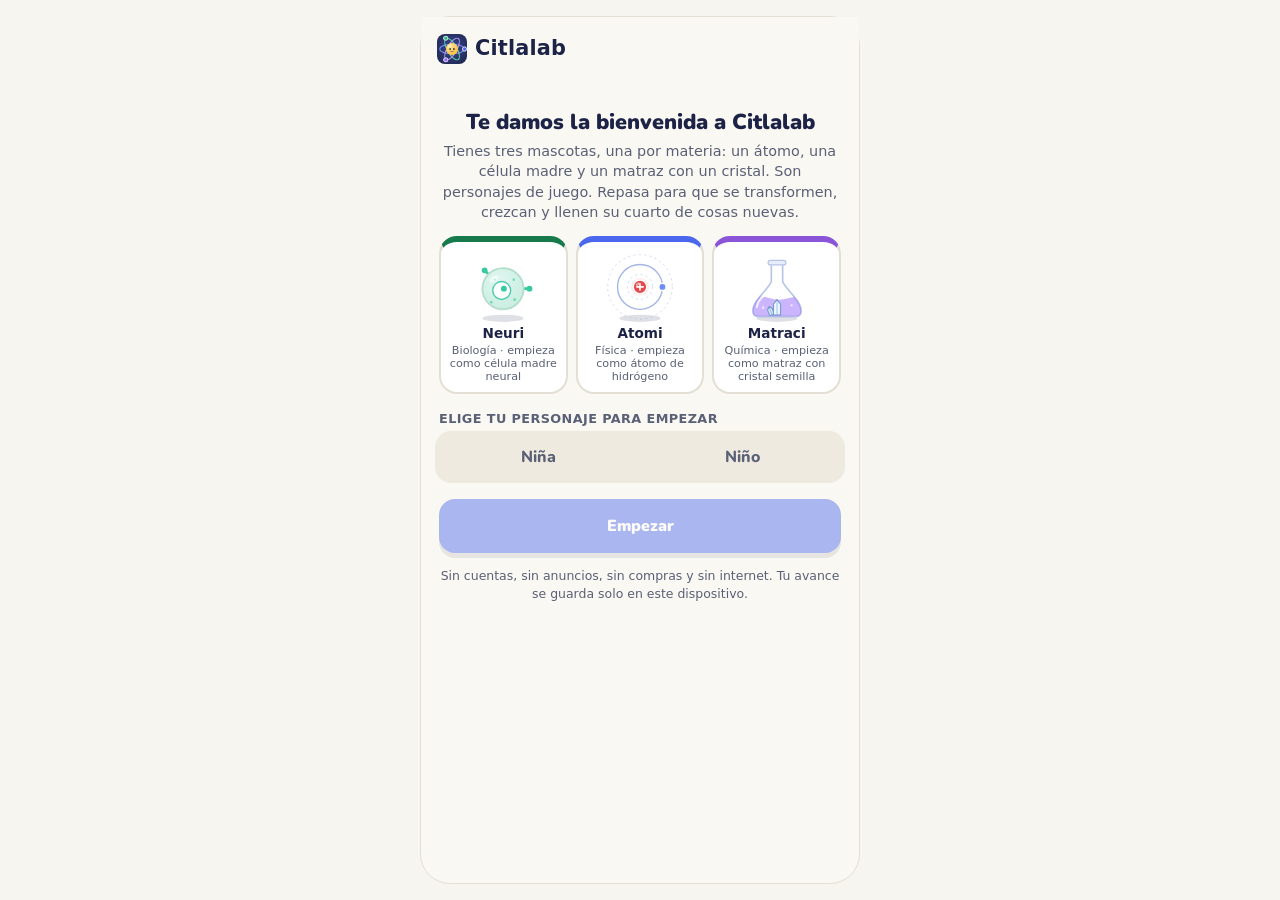
<file: index.html>
<!doctype html>
<html lang="es">
<head>
<meta charset="utf-8">
<meta name="viewport" content="width=device-width, initial-scale=1, viewport-fit=cover">
<title>Citlalab · Cuida, Aprende, Crece</title>
<meta name="author" content="Uriel Lara Guzmán, docente de Ciencias">
<meta name="description" content="Repasa Biología, Física y Química cuidando a tu mascota. Sin cuentas, sin anuncios y sin compras.">
<meta http-equiv="Content-Security-Policy" content="default-src 'none'; script-src 'self' 'unsafe-inline'; style-src 'self' 'unsafe-inline'; img-src 'self' data: blob:; font-src 'self'; manifest-src 'self'; worker-src 'self'; connect-src 'none'; form-action 'none'; base-uri 'none'; frame-src 'none'; object-src 'none'; media-src 'none'">
<meta name="referrer" content="no-referrer">
<meta name="theme-color" content="#faf8f3">
<script>
/* tema antes de pintar: evita un destello claro cuando el tema guardado es noche */
(function () { try { var t = localStorage.getItem('repaso.tema') || 'auto', d = window.matchMedia && matchMedia('(prefers-color-scheme: dark)').matches; document.documentElement.setAttribute('data-tema', t === 'auto' ? (d ? 'noche' : 'neutro') : t); } catch (e) {} })();
</script>
<link rel="manifest" href="manifest.webmanifest">
<link rel="icon" href="icons/icon-192.png">
<link rel="apple-touch-icon" href="icons/apple-touch-icon.png">
<link rel="stylesheet" href="css/styles.css">
</head>
<body>
<noscript><p style="padding:24px;font-family:sans-serif">Esta app necesita JavaScript para funcionar.</p></noscript>
<canvas id="cf" aria-hidden="true"></canvas>

<div class="phone" id="phone" data-view="home" data-size="l">
  <header class="top">
    <button class="brand" id="brand" type="button" aria-label="Citlalab, ir al inicio"><img src="icons/icon-192.png" alt="" width="30" height="30">Citlalab</button>
    <div class="rt" id="rt">
      <span class="chip" id="c-racha"></span><span class="chip b" id="c-dom"></span>
      <button class="gear" id="b-set" aria-label="Ajustes"><svg viewBox="0 0 24 24" fill="none" stroke="currentColor" stroke-width="2" stroke-linecap="round" stroke-linejoin="round" aria-hidden="true"><circle cx="12" cy="12" r="3"/><path d="M19.4 15a1.7 1.7 0 0 0 .3 1.8l.1.1a2 2 0 1 1-2.8 2.8l-.1-.1a1.7 1.7 0 0 0-1.8-.3 1.7 1.7 0 0 0-1 1.5V21a2 2 0 1 1-4 0v-.1a1.7 1.7 0 0 0-1.1-1.5 1.7 1.7 0 0 0-1.8.3l-.1.1a2 2 0 1 1-2.8-2.8l.1-.1a1.7 1.7 0 0 0 .3-1.8 1.7 1.7 0 0 0-1.5-1H3a2 2 0 1 1 0-4h.1a1.7 1.7 0 0 0 1.5-1.1 1.7 1.7 0 0 0-.3-1.8l-.1-.1a2 2 0 1 1 2.8-2.8l.1.1a1.7 1.7 0 0 0 1.8.3H9a1.7 1.7 0 0 0 1-1.5V3a2 2 0 1 1 4 0v.1a1.7 1.7 0 0 0 1 1.5 1.7 1.7 0 0 0 1.8-.3l.1-.1a2 2 0 1 1 2.8 2.8l-.1.1a1.7 1.7 0 0 0-.3 1.8V9a1.7 1.7 0 0 0 1.5 1H21a2 2 0 1 1 0 4h-.1a1.7 1.7 0 0 0-1.5 1z"/></svg></button>
    </div>
  </header>
  <main id="main">
  <h1 class="sr">Citlalab: cuida a tu mascota repasando ciencias</h1>
  <div class="pills" id="pills" role="group" aria-label="Mascotas, una por materia: toca una para verla"></div>

  <!-- El cuarto de la mascota: siempre visible -->
  <div class="stage" id="stage">
    <svg id="scene" viewBox="-38 0 276 200" preserveAspectRatio="xMidYMax meet" overflow="visible">
      <g id="roomG" aria-hidden="true"></g>
      <svg id="pet" x="0" y="0" width="200" height="200" viewBox="0 0 200 200" overflow="visible" role="button" tabindex="0" aria-label="Tu mascota. Tócala para que reaccione"></svg>
    </svg>
    <span class="etb" id="etapaB" aria-hidden="true"></span>
    <button class="zbtn" id="b-zzz" type="button" aria-pressed="false" aria-label="Poner a dormir a la mascota"><svg viewBox="0 0 24 24" fill="none" stroke="currentColor" stroke-width="2.3" stroke-linecap="round" stroke-linejoin="round" aria-hidden="true"><path d="M20 14.5A8 8 0 1 1 9.5 4a6.5 6.5 0 0 0 10.5 10.5z"/></svg><span>Dormir</span></button>
    <div class="night" id="night" aria-hidden="true"><i class="moon"></i><b class="zz z1">z</b><b class="zz z2">z</b><b class="zz z3">Z</b></div>
  </div>
  <div class="say" id="say" role="status" aria-live="polite"></div>
  <div class="name" id="name"><input id="nm" maxlength="14" aria-label="Nombre de tu mascota"></div>
  <p class="lvl" id="lvl"></p>

  <!-- Primera vez -->
  <section class="view" id="v-ob0" aria-label="Bienvenida">
    <div class="h1" style="margin-top:30px">Te damos la bienvenida a Citlalab</div>
    <p class="p">Tienes tres mascotas, una por materia: un átomo, una célula madre y un matraz con un cristal. Son personajes de juego. Repasa para que se transformen, crezcan y llenen su cuarto de cosas nuevas.</p>
    <div class="obeggs" id="ob-eggs"></div>
    <p class="obsay" id="ob-say" role="status" aria-live="polite" hidden></p>
    <div class="seglbl">Elige tu personaje para empezar</div>
    <div class="seg" role="radiogroup" aria-label="Personaje" id="seg0"></div>
    <button class="cta" id="ob-go" disabled>Empezar</button>
    <p class="safe">Sin cuentas, sin anuncios, sin compras y sin internet. Tu avance se guarda solo en este dispositivo.</p>
  </section>

  <!-- Inicio -->
  <section class="view" id="v-home" aria-label="Inicio">
    <div class="bars" id="bars"></div>
    <div class="actions">
      <button class="big a" id="a-feed"><svg class="bic" viewBox="0 0 24 24" fill="none" stroke="currentColor" stroke-width="2.2" stroke-linecap="round" stroke-linejoin="round" aria-hidden="true"><path d="M3 5.5C6 4 9 4 12 6c3-2 6-2 9-.5V19c-3-1.5-6-1.5-9 .5-3-2-6-2-9-.5z"/><path d="M12 6v13.5"/></svg><span class="lb">Alimentar</span><small id="a-sub">Repasa 5 preguntas</small></button>
      <button class="big g" id="a-play"><svg class="bic" viewBox="0 0 24 24" fill="none" stroke="currentColor" stroke-width="2.2" stroke-linecap="round" stroke-linejoin="round" aria-hidden="true"><rect x="2.5" y="7" width="19" height="11" rx="5.5"/><path d="M8 10v5M5.5 12.5h5"/><circle cx="15.5" cy="11.5" r=".8" fill="currentColor"/><circle cx="18" cy="13.5" r=".8" fill="currentColor"/></svg><span class="lb">Jugar</span><small id="a-play-sub">Tarjetas y más</small></button>
    </div>
    <div class="cards2" id="cards2"></div>
    <p class="aviso" id="guardaaviso" hidden>Este navegador no deja guardar tu avance (¿modo privado?). Ábrelo en una ventana normal para no perderlo.</p>
    <p class="safe">Sin cuentas, sin anuncios, sin compras y sin internet. Tu avance se guarda solo en este dispositivo.</p>
  </section>

  <!-- Juegos -->
  <section class="view" id="v-games" aria-label="Jugar">
    <div class="h1">¿A qué jugamos?</div>
    <div class="gcards" id="gcards"></div>
    <button class="link" id="g-back" style="align-self:center">Volver</button>
  </section>

  <!-- Lectura científica: lista -->
  <section class="view" id="v-lecturas" aria-label="Lectura científica">
    <div class="h1">Lectura científica</div>
    <p class="p" id="lc-intro" style="margin-top:0">Lee con calma, busca pruebas en el texto y responde. Ganas puntos una vez por día en cada lectura.</p>
    <div class="gcards" id="lc-list"></div>
    <button class="link" id="lc-back" style="align-self:center">Volver</button>
  </section>

  <!-- Repasar fichas anteriores -->
  <section class="view" id="v-fichas" aria-label="Repasar fichas anteriores">
    <div class="h1">Repasar fichas anteriores</div>
    <p class="p" style="margin-top:0">Abre una ficha y elige repasarla completa o un tema en particular.</p>
    <div class="fdets" id="fi-list"></div>
    <button class="link" id="fi-back" style="align-self:center">Volver</button>
  </section>

  <!-- Lectura científica: una lectura -->
  <section class="view" id="v-lect" aria-label="Lectura">
    <div class="qhead"><button class="link" id="l-exit" style="margin:0;min-height:36px;font-size:.85rem">Salir</button><span class="pr"><i id="l-pr"></i></span><span class="cnt" id="l-cnt"></span></div>
    <article class="pasaje" id="l-pas" aria-label="Texto para leer">
      <div class="pt"><b id="l-tit"></b><button class="voz" id="l-voz-t" hidden aria-label="Escuchar el texto" aria-pressed="false">Escuchar</button></div>
      <p id="l-txt"></p>
    </article>
    <div class="qtag" id="l-tag"></div>
    <div class="qtext" id="l-text"></div>
    <button class="voz sm" id="l-voz-q" hidden aria-label="Escuchar la pregunta">Escuchar pregunta</button>
    <div class="opts" id="l-opts"></div>
    <div class="fb" id="l-fb" hidden role="status"></div>
    <button class="cta" id="l-next" hidden>Siguiente</button>
  </section>

  <!-- Tarjetas -->
  <section class="view" id="v-cards" aria-label="Verdadero o falso">
    <div class="qhead"><button class="link" id="c-exit" style="margin:0;min-height:36px;font-size:.85rem">Salir</button><span class="pr"><i id="c-pr"></i></span><span class="cnt" id="c-cnt"></span></div>
    <div class="combo" id="combo"></div>
    <div class="deck" id="deck"></div>
    <button class="esc-btn" id="c-voz" type="button" hidden>Escuchar la afirmación</button>
    <p class="swipehint">Desliza a la derecha si es verdadero y a la izquierda si es falso.</p>
    <div class="dir"><button class="f" id="d-f">Falso</button><button class="v" id="d-v">Verdadero</button></div>
    <div class="fb" id="c-fb" hidden role="status"></div>
    <button class="cta" id="c-ok" hidden>Entendido</button>
  </section>

  <!-- Armar el átomo -->
  <section class="view" id="v-atom" aria-label="Armar el átomo">
    <div class="qhead"><button class="link" id="at-exit" style="margin:0;min-height:36px;font-size:.85rem">Salir</button><span class="pr"><i id="at-pr"></i></span><span class="cnt" id="at-cnt"></span></div>
    <svg class="atomsvg" id="atomSvg" viewBox="0 0 200 200" role="img" aria-label="Tu átomo"></svg>
    <div class="task" id="at-task"></div>
    <div class="parts" id="at-parts"></div>
    <div class="chg" id="at-chg"></div>
    <div class="atfb" id="at-fb" role="status">Toca + y − para agregar o quitar partículas.</div>
    <button class="cta" id="at-check">Comprobar</button>
    <button class="cta" id="at-next" hidden>Siguiente átomo</button>
  </section>

  <!-- Plato del Bien Comer (Biología) -->
  <section class="view" id="v-plato" aria-label="Plato del Bien Comer">
    <div class="qhead"><button class="link" id="pl-exit" style="margin:0;min-height:36px;font-size:.85rem">Salir</button><span class="pr"><i id="pl-pr"></i></span><span class="cnt" id="pl-cnt"></span></div>
    <div class="qtag" id="pl-tag"></div>
    <div class="plcard" id="pl-card"></div>
    <div class="qtext" id="pl-q" style="font-size:1.05rem;text-align:center"></div>
    <div class="plbins" id="pl-bins"></div>
    <div class="fb" id="pl-fb" hidden role="status"></div>
    <button class="cta" id="pl-next" hidden>Siguiente</button>
  </section>

  <!-- Convierte la unidad (Física) -->
  <section class="view" id="v-conv" aria-label="Convierte la unidad">
    <div class="qhead"><button class="link" id="conv-exit" style="margin:0;min-height:36px;font-size:.85rem">Salir</button><span class="pr"><i id="conv-pr"></i></span><span class="cnt" id="conv-cnt"></span></div>
    <div class="qtag" id="conv-tag"></div>
    <div class="plcard" id="conv-card"></div>
    <div class="qtext" id="conv-q" style="font-size:1.05rem;text-align:center"></div>
    <div class="plbins" id="conv-bins"></div>
    <div class="fb" id="conv-fb" hidden role="status"></div>
    <button class="cta" id="conv-next" hidden>Siguiente</button>
  </section>

  <!-- Cambios de estado (Física) -->
  <section class="view" id="v-est" aria-label="Cambios de estado">
    <div class="qhead"><button class="link" id="est-exit" style="margin:0;min-height:36px;font-size:.85rem">Salir</button><span class="pr"><i id="est-pr"></i></span><span class="cnt" id="est-cnt"></span></div>
    <div class="qtag" id="est-tag"></div>
    <div class="plcard" id="est-card"></div>
    <div class="qtext" id="est-q" style="font-size:1.05rem;text-align:center"></div>
    <div class="plbins" id="est-bins"></div>
    <div class="fb" id="est-fb" hidden role="status"></div>
    <button class="cta" id="est-next" hidden>Siguiente</button>
  </section>

  <!-- Línea del tiempo del átomo (Física) -->
  <section class="view" id="v-tl" aria-label="Línea del tiempo del átomo">
    <div class="qhead"><button class="link" id="tl-exit" style="margin:0;min-height:36px;font-size:.85rem">Salir</button><span class="pr"><i id="tl-pr"></i></span><span class="cnt" id="tl-cnt"></span></div>
    <div class="qtag" id="tl-tag">Toca al científico más antiguo que falte</div>
    <ol class="tline" id="tl-line"></ol>
    <div class="fb" id="tl-fb" hidden role="status"></div>
    <div class="tlhand" id="tl-hand"></div>
  </section>

  <!-- Alimentar arrastrando (idea 3) -->
  <section class="view" id="v-dar" aria-label="Alimenta a tu mascota">
    <div class="qhead"><button class="link" id="dar-exit" style="margin:0;min-height:36px;font-size:.85rem">Salir</button><span class="pr"><i id="dar-pr"></i></span><span class="cnt" id="dar-cnt"></span></div>
    <div class="qtag" id="dar-tag"></div>
    <div class="qtext" id="dar-q"></div>
    <p class="darhint" id="dar-hint">Arrastra la respuesta hasta la boca de tu mascota (o tócala).</p>
    <div class="darfoods" id="dar-foods"></div>
    <div class="fb" id="dar-fb" hidden role="status"></div>
    <button class="cta" id="dar-next" hidden>Siguiente</button>
  </section>

  <!-- Mini laboratorio (idea 4) -->
  <section class="view" id="v-lab" aria-label="Mini laboratorio">
    <div class="qhead"><button class="link" id="lab-exit" style="margin:0;min-height:36px;font-size:.85rem">Salir</button><span class="cnt" id="lab-tit"></span></div>
    <div class="labbox" id="lab-box"></div>
  </section>

  <!-- Álbum de cartas (idea 5) -->
  <section class="view" id="v-album" aria-label="Álbum de cartas">
    <div class="h1" id="al-t">Álbum</div>
    <p class="p" id="al-sub"></p>
    <div class="albgrid" id="al-grid"></div>
    <button class="link" id="al-back" style="align-self:center">Volver</button>
  </section>

  <!-- Neurona y sinapsis (Biología) -->
  <section class="view" id="v-neuro" aria-label="Neurona y sinapsis">
    <div class="qhead"><button class="link" id="nu-exit" style="margin:0;min-height:36px;font-size:.85rem">Salir</button><span class="pr"><i id="nu-pr"></i></span><span class="cnt" id="nu-cnt"></span></div>
    <div class="qtag" id="nu-tag"></div>
    <div class="qtext" id="nu-q" style="font-size:1.05rem"></div>
    <svg class="nusvg" id="nu-svg" viewBox="0 0 320 170" role="group" aria-label="Dibujo de una neurona"></svg>
    <div class="opts" id="nu-opts"></div>
    <div class="fb" id="nu-fb" hidden role="status"></div>
    <button class="cta" id="nu-next" hidden>Siguiente</button>
  </section>

  <!-- Separar la mezcla (Química) -->
  <section class="view" id="v-sep" aria-label="Separar la mezcla">
    <div class="qhead"><button class="link" id="sp-exit" style="margin:0;min-height:36px;font-size:.85rem">Salir</button><span class="pr"><i id="sp-pr"></i></span><span class="cnt" id="sp-cnt"></span></div>
    <div class="qtag" id="sp-tag"></div>
    <svg class="spsvg" id="sp-svg" viewBox="0 0 200 120" role="img" aria-label="Dibujo de la mezcla"></svg>
    <div class="qtext" id="sp-q" style="font-size:1.1rem;text-align:center"></div>
    <div class="opts" id="sp-opts"></div>
    <div class="fb" id="sp-fb" hidden role="status"></div>
    <button class="cta" id="sp-next" hidden>Siguiente</button>
  </section>

  <!-- Preparar la disolución (Química) -->
  <section class="view" id="v-dis" aria-label="Preparar la disolución">
    <div class="qhead"><button class="link" id="ds-exit" style="margin:0;min-height:36px;font-size:.85rem">Salir</button><span class="pr"><i id="ds-pr"></i></span><span class="cnt" id="ds-cnt"></span></div>
    <div class="task" id="ds-task"></div>
    <svg class="dssvg" id="ds-svg" viewBox="0 0 200 130" role="img" aria-label="Vaso con la disolución que preparas"></svg>
    <div class="parts" id="ds-parts"></div>
    <div class="chg" id="ds-tot"></div>
    <div class="atfb" id="ds-fb" role="status">Mueve las barras o toca + y − para preparar la disolución.</div>
    <button class="cta sec" id="ds-hint" type="button">Ver la fórmula</button>
    <button class="cta" id="ds-check">Comprobar</button>
    <button class="cta" id="ds-next" hidden>Siguiente</button>
  </section>

  <!-- Lluvia de respuestas -->
  <section class="view" id="v-lluvia" aria-label="Lluvia de respuestas">
    <div class="qhead"><button class="link" id="ll-exit" style="margin:0;min-height:36px;font-size:.85rem">Salir</button><span class="pr"><i id="ll-pr"></i></span><span class="cnt" id="ll-cnt"></span></div>
    <div class="qtag" id="ll-tag"></div>
    <div class="qtext" id="ll-q" style="font-size:1.1rem"></div>
    <div class="llarea" id="ll-area"></div>
    <button class="esc-btn" id="ll-voz" type="button" hidden>Escuchar la pregunta</button>
    <p class="swipehint" id="ll-hint">Arrastra a tu mascota (o toca una burbuja) para atrapar la respuesta correcta.</p>
    <div class="fb" id="ll-fb" hidden role="status"></div>
    <button class="cta" id="ll-next" hidden>Siguiente</button>
  </section>

  <!-- Dónde está la mascota -->
  <section class="view" id="v-vasos" aria-label="Dónde está la mascota">
    <div class="qhead"><button class="link" id="vs-exit" style="margin:0;min-height:36px;font-size:.85rem">Salir</button><span class="pr"><i id="vs-pr"></i></span><span class="cnt" id="vs-cnt"></span></div>
    <div class="h1" id="vs-msg" style="font-size:1.1rem;margin-top:6px" role="status"></div>
    <div class="vsarea" id="vs-area"></div>
  </section>

  <!-- Hora de dormir -->
  <section class="view" id="v-sleep" aria-label="Hora de dormir">
    <div class="h1" id="sl-t" style="margin-top:12px">Hora de dormir</div>
    <p class="p" id="sl-p">Apaga la luz para que tu mascota descanse. Dormir le da felicidad.</p>
    <button class="cta" id="sl-btn">Apagar la luz</button>
    <button class="link" id="sl-exit" style="align-self:center">Volver</button>
  </section>

  <!-- Jefe -->
  <section class="view" id="v-boss" aria-label="Reto final de la ficha">
    <div class="bossbox" id="bossbox"><svg id="bossSvg" viewBox="0 0 150 110" role="img" aria-label="Reto final"></svg><div class="bname" id="bname"></div><div class="hp" id="hp"></div></div>
    <div class="qtag" id="bq-tag"></div>
    <div class="qtext" id="bq-text" style="font-size:1.1rem"></div>
    <div class="opts" id="bq-opts"></div>
    <div class="fb" id="bq-fb" hidden role="status"></div>
    <button class="cta" id="bq-next" hidden>Siguiente</button>
    <button class="link" id="bq-exit" style="align-self:center">Salir del combate</button>
  </section>

  <!-- Cuarto -->
  <section class="view" id="v-room" aria-label="Cuarto de la mascota">
    <div class="h1" style="margin-top:12px;font-size:1.15rem">El laboratorio de <span id="room-name"></span></div>
    <div class="seglbl">Pared</div>
    <div class="grid" id="wallgrid"></div>
    <div class="seglbl">Objetos</div>
    <div class="grid" id="decgrid"></div>
    <p class="roomhint" id="roomhint" role="status">Toca un objeto para ponerlo en el cuarto o quitarlo. Lo que desbloqueas aparece solo.</p>
  </section>

  <!-- Personalizar -->
  <section class="view" id="v-custom" aria-label="Personalizar">
    <div class="seglbl" id="seg2-lbl">Versión de tu mascota</div>
    <div class="seg" role="radiogroup" aria-labelledby="seg2-lbl" id="seg2"></div>
    <button class="link" id="seg2-todas" type="button" hidden>Usar esta versión en las tres mascotas</button>
    <div class="tabs" role="tablist" id="tabs">
      <button class="tab" role="tab" data-t="color" aria-selected="true">Color</button>
      <button class="tab" role="tab" data-t="ojos" aria-selected="false">Ojos</button>
      <button class="tab" role="tab" data-t="ropa" aria-selected="false">Ropa</button>
    </div>
    <div class="grid" id="grid"></div>
    <p class="hint" id="hint" role="status"></p>
  </section>

  <!-- Progreso -->
  <section class="view" id="v-prog" aria-label="Mi progreso">
    <div class="sub">Mi racha</div>
    <div class="week" id="week"></div>
    <p class="p" id="racha-txt" style="margin-top:4px"></p>
    <div class="sub">Mis sellos</div>
    <div id="sellos" class="sellos-w"></div>
    <div class="sub">Mis fichas</div>
    <div id="topics"></div>
    <div class="sub" id="hab-sub" hidden>Mi comprensión lectora</div>
    <div class="habs" id="habs" hidden></div>
    <div class="sub">Colección</div>
    <p class="p" id="coll" style="text-align:left;margin-top:2px"></p>
  </section>

  <!-- Ajustes -->
  <section class="view" id="v-set" aria-label="Ajustes">
    <div class="sethero"><span class="setg"><svg viewBox="0 0 24 24" fill="none" stroke="currentColor" stroke-width="2" stroke-linecap="round" stroke-linejoin="round" aria-hidden="true"><circle cx="12" cy="12" r="3"/><path d="M19.4 15a1.7 1.7 0 0 0 .3 1.8l.1.1a2 2 0 1 1-2.8 2.8l-.1-.1a1.7 1.7 0 0 0-1.8-.3 1.7 1.7 0 0 0-1 1.5V21a2 2 0 1 1-4 0v-.1a1.7 1.7 0 0 0-1.1-1.5 1.7 1.7 0 0 0-1.8.3l-.1.1a2 2 0 1 1-2.8-2.8l.1-.1a1.7 1.7 0 0 0 .3-1.8 1.7 1.7 0 0 0-1.5-1H3a2 2 0 1 1 0-4h.1a1.7 1.7 0 0 0 1.5-1.1 1.7 1.7 0 0 0-.3-1.8l-.1-.1a2 2 0 1 1 2.8-2.8l.1.1a1.7 1.7 0 0 0 1.8.3H9a1.7 1.7 0 0 0 1-1.5V3a2 2 0 1 1 4 0v.1a1.7 1.7 0 0 0 1 1.5 1.7 1.7 0 0 0 1.8-.3l.1-.1a2 2 0 1 1 2.8 2.8l-.1.1a1.7 1.7 0 0 0-.3 1.8V9a1.7 1.7 0 0 0 1.5 1H21a2 2 0 1 1 0 4h-.1a1.7 1.7 0 0 0-1.5 1z"/></svg></span><div class="h1">Ajustes</div><p>Haz Citlalab a tu medida</p></div>
    <section class="setc">
      <div class="setc-h"><span class="setc-i"><svg viewBox="0 0 24 24" fill="none" stroke="currentColor" stroke-width="2" stroke-linecap="round" stroke-linejoin="round" aria-hidden="true"><path d="M11 5 6 9H3v6h3l5 4z"/><path d="M15.5 8.5a5 5 0 0 1 0 7M18.5 5.5a9 9 0 0 1 0 13"/></svg></span><span><b>Sonido y movimiento</b><small>Cómo se oye y se mueve la app</small></span></div>
      <div class="row2"><span>Sonidos<small>Efectos suaves al acertar y al comer</small></span><button class="tog" id="t-snd" role="switch" aria-checked="false" aria-label="Sonidos"></button></div>
      <div class="row2"><span>Vibración<small>Solo en celulares que la tengan</small></span><button class="tog" id="t-vib" role="switch" aria-checked="false" aria-label="Vibración"></button></div>
      <div class="row2"><span>Menos movimiento<small>Quita animaciones y confeti</small></span><button class="tog" id="t-mov" role="switch" aria-checked="false" aria-label="Menos movimiento"></button></div>
    </section>
    <section class="setc">
      <div class="setc-h"><span class="setc-i"><svg viewBox="0 0 24 24" fill="none" stroke="currentColor" stroke-width="2" stroke-linecap="round" stroke-linejoin="round" aria-hidden="true"><path d="M9 18h6M10 21h4"/><path d="M12 3a6 6 0 0 0-3.5 10.9c.6.5 1 1.2 1 2V16h5v-.1c0-.8.4-1.5 1-2A6 6 0 0 0 12 3z"/></svg></span><span><b>Cuando repaso</b><small>Cómo quieres que sean las preguntas</small></span></div>
      <div class="row2"><span>Preguntar cuánta seguridad tengo<small>Antes de ver si acertaste: lo sé, dudo o adiviné</small></span><button class="tog" id="t-conf" role="switch" aria-checked="false" aria-label="Preguntar cuánta seguridad tengo"></button></div>
      <div class="row2"><span>Juegos tranquilos<small>Lluvia y vasos van más lento y se juegan tocando</small></span><button class="tog" id="t-lento" role="switch" aria-checked="false" aria-label="Juegos tranquilos"></button></div>
      <div class="row2"><span>Elegir en vez de escribir<small>En "Explícalo con tus palabras" eliges ideas en lugar de teclear</small></span><button class="tog" id="t-elegir" role="switch" aria-checked="false" aria-label="Elegir en vez de escribir"></button></div>
      <div class="row2"><span>Dibujos en las preguntas<small>Pequeñas ilustraciones que ayudan a entender</small></span><button class="tog" id="t-dib" role="switch" aria-checked="false" aria-label="Dibujos en las preguntas"></button></div>
    </section>
    <section class="setc">
      <div class="setc-h"><span class="setc-i"><svg viewBox="0 0 24 24" fill="none" stroke="currentColor" stroke-width="2" stroke-linecap="round" stroke-linejoin="round" aria-hidden="true"><circle cx="13.5" cy="6.5" r="1.5"/><circle cx="17.5" cy="10.5" r="1.5"/><circle cx="8.5" cy="7.5" r="1.5"/><circle cx="6.5" cy="12.5" r="1.5"/><path d="M12 22a10 10 0 1 1 10-10c0 2.8-2.2 3.5-4 3.5h-1.8a2 2 0 0 0-1.4 3.4c.6.8.2 3.1-2.8 3.1z"/></svg></span><span><b>Cómo se ve</b><small>Tema y letra</small></span></div>
      <div class="seglbl" id="th-lbl">Tema</div>
      <div class="temas" role="radiogroup" aria-labelledby="th-lbl">
        <button id="th-auto" role="radio" aria-checked="true"><i class="sw sw-auto"></i>Automático</button>
        <button id="th-neutro" role="radio" aria-checked="false"><i class="sw sw-neutro"></i>Crema</button>
        <button id="th-claro" role="radio" aria-checked="false"><i class="sw sw-claro"></i>Claro</button>
        <button id="th-noche" role="radio" aria-checked="false"><i class="sw sw-noche"></i>Noche</button>
      </div>
      <p class="hint" id="th-hint" style="margin:2px 16px 6px;text-align:left"></p>
      <div class="seglbl" id="f-lbl">Tipo de letra</div>
      <div class="temas t3" role="radiogroup" aria-labelledby="f-lbl">
        <button id="f-normal" role="radio" aria-checked="true"><b class="fa fa-n">Aa</b>Normal</button>
        <button id="f-facil" role="radio" aria-checked="false"><b class="fa fa-f">Aa</b>Fácil de leer</button>
        <button id="f-dis" role="radio" aria-checked="false"><b class="fa fa-d">Aa</b>Dislexia</button>
      </div>
      <p class="hint" id="f-hint" style="margin:6px 16px 6px;text-align:left"><b>Fácil de leer:</b> letras muy distintas entre sí (ayuda a cansarse menos al leer). <b>Dislexia:</b> letras con base más pesada para que no "bailen". Prueba las dos y quédate con la que te resulte más cómoda.</p>
      <div class="row2"><span>Letra grande<small>Textos un poco más grandes</small></span><button class="tog" id="t-big" role="switch" aria-checked="false" aria-label="Letra grande"></button></div>
    </section>
    <section class="setc">
      <div class="setc-h"><span class="setc-i"><svg viewBox="0 0 24 24" fill="none" stroke="currentColor" stroke-width="2" stroke-linecap="round" stroke-linejoin="round" aria-hidden="true"><circle cx="12" cy="4.5" r="2"/><path d="M5 8.5l7 1.5 7-1.5M12 10v5m0 0-3 6m3-6 3 6"/></svg></span><span><b>Accesibilidad</b><small>Para que todas y todos puedan usarla</small></span></div>
      <div class="row2"><span>Alto contraste<small>Colores más fuertes y bordes marcados</small></span><button class="tog" id="t-contraste" role="switch" aria-checked="false" aria-label="Alto contraste"></button></div>
      <div class="row2"><span>Leer preguntas en voz alta<small>Las lee solas al aparecer; también hay un botón para escucharlas</small></span><button class="tog" id="t-voz" role="switch" aria-checked="false" aria-label="Leer preguntas en voz alta"></button></div>
      <p class="hint" id="voz-nota" hidden style="margin:-2px 16px 4px;text-align:left">Este dispositivo no tiene una voz en español instalada, así que la lectura en voz alta no está disponible.</p>
    </section>
    <p class="aviso" id="set-aviso" hidden>Este navegador no deja guardar tu avance (¿modo privado?). Ábrelo en una ventana normal para no perderlo.</p>
    <section class="setc">
      <div class="setc-h"><span class="setc-i"><svg viewBox="0 0 24 24" fill="none" stroke="currentColor" stroke-width="2" stroke-linecap="round" stroke-linejoin="round" aria-hidden="true"><circle cx="9" cy="8" r="3.2"/><path d="M3 20a6 6 0 0 1 12 0"/><path d="M16 5.2a3.2 3.2 0 0 1 0 5.6M18 14.3A6 6 0 0 1 21 20"/></svg></span><span><b>¿Quién usa la app?</b><small>Perfiles de este dispositivo</small></span></div>
      <p class="p" style="text-align:left;margin:2px 16px 4px">Si compartes este celular o tablet con alguien más, cada quien puede tener su propio perfil con su avance, su mascota y su cuarto.</p>
      <div class="perfiles" id="perfiles" role="group" aria-label="Perfiles de este dispositivo"></div>
      <button class="cta sec" id="pf-nuevo">Agregar otro perfil</button>
      <label class="lbl" for="al-nombre">Mi nombre (opcional)</label>
      <input id="al-nombre" class="inp" maxlength="40" autocomplete="off" placeholder="Nombre y grupo, por ejemplo: Ana 2.º B">
      <p class="aviso" id="and-aviso" hidden>Para no perder tu avance: abre la app en una pestaña normal (no de incógnito ni privada) y, en Chrome, toca el menú ⋮ y elige "Instalar app" o "Agregar a pantalla principal". También puedes guardar un archivo de respaldo.</p>
      <p class="aviso" id="ios-aviso" hidden>En iPhone o iPad, Safari puede borrar el avance si no usas la app por varios días. Para evitarlo, toca el botón Compartir y elige "Agregar a pantalla de inicio". También puedes guardar tu código de respaldo.</p>
    </section>
    <section class="setc">
      <div class="setc-h"><span class="setc-i"><svg viewBox="0 0 24 24" fill="none" stroke="currentColor" stroke-width="2" stroke-linecap="round" stroke-linejoin="round" aria-hidden="true"><path d="M12 20.5s-7.5-4.6-9-9.3A4.8 4.8 0 0 1 12 7.4a4.8 4.8 0 0 1 9 3.8c-1.5 4.700-9 9.300-9 9.300z"/></svg></span><span><b>Reporte para mi familia</b><small>Solo incluye tu avance</small></span></div>
      <p class="p" style="text-align:left;margin:2px 16px 4px">Copia este reporte y pásaselo a tu familia o tutores. Si tu docente lo solicita, ellos se lo mandan por WhatsApp. Solo incluye tu avance, nada más.</p>
      <button class="cta sec" id="rs-copiar">Copiar mi reporte</button>
      <textarea id="rs" rows="7" readonly aria-label="Reporte para mi familia" hidden></textarea>
      <p class="hint" id="rs-msg" role="status"></p>
    </section>
    <section class="setc">
      <div class="setc-h"><span class="setc-i"><svg viewBox="0 0 24 24" fill="none" stroke="currentColor" stroke-width="2" stroke-linecap="round" stroke-linejoin="round" aria-hidden="true"><circle cx="12" cy="12" r="9"/><path d="M9.500 9.500a2.500 2.500 0 1 1 3.500 2.300c-.7.400-1 .9-1 1.700M12 17h.01"/></svg></span><span><b>Ayuda</b><small>Si quieres recordar cómo funciona</small></span></div>
      <div class="frow"><button class="cta sec" id="set-tour" type="button">Ver el recorrido de bienvenida</button></div>
    </section>
    <section class="setc">
      <div class="setc-h"><span class="setc-i"><svg viewBox="0 0 24 24" fill="none" stroke="currentColor" stroke-width="2" stroke-linecap="round" stroke-linejoin="round" aria-hidden="true"><path d="M12 3 5 6v5c0 4.600 2.900 8.300 7 10 4.100-1.700 7-5.400 7-10V6z"/><path d="m9 12 2 2 4-4"/></svg></span><span><b>Copia de seguridad</b><small>Tu avance, a salvo</small></span></div>
      <p class="p" style="text-align:left;margin:2px 16px 4px">Tu avance se guarda solo en este dispositivo y no se envía a ningún lado. Descarga un archivo para tenerlo a salvo, pasarlo a otro dispositivo o recuperarlo si se borra el navegador. Incluye a todos los perfiles de este dispositivo.</p>
      <p class="hint" id="bk-ultimo" style="text-align:left;margin:0 18px 6px;min-height:0"></p>
      <div class="frow"><button class="cta sec" id="bk-bajar">Descargar mi respaldo</button><button class="cta sec" id="bk-abrir">Restaurar desde archivo</button></div>
      <input type="file" id="bk-arch" accept=".json,.txt,application/json,text/plain" hidden aria-label="Archivo de respaldo">
      <div class="aviso" id="bk-conf" hidden role="alert"><span id="bk-conf-t"></span><div class="frow" style="margin:8px 0 0"><button class="cta" id="bk-si">Sí, restaurar</button><button class="cta sec" id="bk-no">No, cancelar</button></div></div>
      <details id="bk-det" class="otra"><summary>Otra forma: copiar un código</summary>
        <textarea id="bk" rows="3" aria-label="Código de respaldo" placeholder="Aquí aparece tu código. Para restaurar, pégalo aquí."></textarea>
        <div class="frow"><button class="cta sec" id="bk-copiar">Copiar mi código</button><button class="cta sec" id="bk-restaurar">Restaurar con código</button></div>
      </details>
      <p class="hint" id="bk-msg" role="status"></p>
    </section>
    <details class="otra" id="fam-det"><summary>Información para familias</summary>
      <p class="p" style="text-align:left;margin-top:8px"><b>Qué guarda la app:</b> el nombre que se escriba (puede ser un apodo), la mascota y el avance de repaso. Todo se queda únicamente en este celular o tablet.</p>
      <p class="p" style="text-align:left"><b>Qué no hace:</b> no pide cuentas, correo, teléfono, ubicación, cámara ni micrófono, y no accede a tus fotos, videos ni archivos (solo guarda o lee el respaldo cuando tú lo pides y eliges el archivo); no tiene anuncios, compras, chats ni enlaces a otros sitios; no usa rastreadores y no envía tu información a ningún servidor. La página la aloja GitHub, que, como cualquier sitio web, puede registrar visitas técnicas (por ejemplo, la dirección IP), pero no ve nombres, avance ni mascotas.</p>
      <p class="p" style="text-align:left"><b>Qué se comparte y con quién:</b> nada se envía solo. El reporte de la familia solo se copia si la persona que usa la app lo pide, y es su familia quien decide si se lo manda al docente.</p>
      <p class="p" style="text-align:left" id="quien"><b>Quién la hizo:</b> <span id="quien-t"></span></p>
      <p class="p" style="text-align:left"><b>Cómo borrar todo:</b> con el botón "Borrar mi progreso", o borrando los datos del sitio en el navegador.</p>
    </details>
    <button class="cta danger" id="bk-borrar">Borrar mi progreso</button>
    <p class="safe">Esta app no tiene cuentas, anuncios ni compras. Tu mascota nunca se enferma ni muere: si pasan días, solo te espera.</p>
    <button type="button" class="creditos-btn" id="creditos" hidden></button>
    <p class="hint" id="ver-app" style="text-align:center;margin:0 18px 8px"></p>
    <button class="cta sec" id="set-back">Volver</button>
  </section>

  <!-- Cielo -->
  <section class="view" id="v-cielo" aria-label="Mi cielo">
    <div class="h1" id="ci-t">Tu cielo</div>
    <p class="p ci-sub" id="ci-sub" role="status"></p>
    <div class="cielo">
      <svg id="ci-svg" viewBox="0 0 300 240" role="group" aria-label="Constelación: una estrella por ficha"></svg>
    </div>
    <div class="stcard" id="ci-star" aria-live="polite"></div>
    <p class="constxt" id="ci-const"></p>
    <div class="lunacard" id="ci-luna"></div>
    <div class="sub">Más para explorar</div>
    <div class="cards2" id="ci-hub"></div>
  </section>

  <!-- Museo de errores -->
  <section class="view" id="v-museo" aria-label="Museo de errores">
    <div class="h1">Museo de errores</div>
    <p class="p" style="text-align:center">Cada error es una hipótesis puesta a prueba. Aquí se guardan, y cuando las superas, se quedan como pruebas de lo que aprendiste.</p>
    <div class="mukpi" id="mu-kpi"></div>
    <div id="mu-lista" class="mulista"></div>
    <div class="sub">Errores famosos de la ciencia</div>
    <div id="mu-fam" class="mufam"></div>
    <button class="cta sec" id="mu-back" type="button">Volver al cielo</button>
  </section>

  <!-- Cuaderno de la mascota -->
  <section class="view" id="v-cuaderno" aria-label="Cuaderno de la mascota">
    <div class="h1" id="cu-t">Cuaderno</div>
    <p class="p ci-sub" id="cu-sub" role="status"></p>
    <div class="cubar"><span class="t"><i id="cu-pr"></i></span><small id="cu-prt"></small></div>
    <div class="sub">Antes creía... ahora sé</div>
    <div id="cu-corr"></div>
    <div class="sub">Gracias a ti ya sé sobre</div>
    <div id="cu-temas" class="chipst"></div>
    <button class="cta" id="cu-go" type="button">Corrígeme otra vez</button>
    <button class="cta sec" id="cu-back" type="button">Volver al cielo</button>
  </section>

  <!-- Banco del grupo -->
  <section class="view" id="v-grupo" aria-label="Banco del grupo">
    <div class="h1">Banco del grupo</div>
    <p class="p ci-sub">Escribe preguntas para tus compañeras y compañeros. Se comparten con un código de texto: no se envía nada por internet.</p>
    <section id="gr-meta" class="metacard"></section>
    <section class="gcard">
      <h3>Escribe una pregunta</h3>
      <label class="lbl" for="gr-f">Ficha</label><select id="gr-f" class="inp"></select>
      <label class="lbl" for="gr-q">Pregunta</label><textarea id="gr-q" class="inp" rows="2" maxlength="160" placeholder="Por ejemplo: ¿Qué hace el axón de una neurona?"></textarea>
      <label class="lbl" for="gr-o0">Respuesta correcta</label><input id="gr-o0" class="inp" maxlength="80" autocomplete="off">
      <label class="lbl" for="gr-o1">Tres respuestas incorrectas que parezcan posibles</label>
      <input id="gr-o1" class="inp" maxlength="80" autocomplete="off" aria-label="Respuesta incorrecta 1"><input id="gr-o2" class="inp" maxlength="80" autocomplete="off" aria-label="Respuesta incorrecta 2"><input id="gr-o3" class="inp" maxlength="80" autocomplete="off" aria-label="Respuesta incorrecta 3">
      <label class="lbl" for="gr-e">¿Por qué es esa la respuesta? (opcional)</label><input id="gr-e" class="inp" maxlength="180" autocomplete="off">
      <p class="hint" style="text-align:left;margin:2px 16px 6px">Tu pregunta saldrá con tu apodo (la primera palabra de tu nombre en Ajustes). Escribe con respeto: tu docente puede quitar lo que no sirva.</p>
      <button class="cta" id="gr-save" type="button">Guardar mi pregunta</button>
      <p class="hint" id="gr-msg1" role="status"></p>
    </section>
    <section class="gcard">
      <h3 id="gr-mt">Mis preguntas</h3>
      <div id="gr-mias" class="grlist"></div>
      <div class="frow"><button class="cta sec" id="gr-jm" type="button">Jugar las mías</button><button class="cta sec" id="gr-cm" type="button">Copiar para compartir</button></div>
    </section>
    <section class="gcard">
      <h3>Preguntas y cielos del grupo</h3>
      <label class="lbl" for="gr-in">Pega aquí un código que te hayan compartido</label>
      <textarea id="gr-in" class="inp" rows="3" placeholder="CTL:..."></textarea>
      <button class="cta sec" id="gr-add" type="button">Agregar al grupo</button>
      <p class="hint" id="gr-msg" role="status"></p>
      <div id="gr-grupo" class="grlist"></div>
      <div class="frow"><button class="cta sec" id="gr-jg" type="button">Jugar las del grupo</button><button class="cta sec" id="gr-cg" type="button">Copiar el banco</button></div>
      <textarea id="gr-out" class="inp" rows="3" readonly hidden aria-label="Código para copiar"></textarea>
    </section>
    <section class="gcard">
      <h3>Cielo del grupo</h3>
      <p class="p" style="text-align:left;margin:2px 16px 6px">Cada quien comparte el código de su cielo. Entre todas y todos iluminan el cielo del grupo, sin tablas de posiciones: solo se ve cuánto brilla en conjunto.</p>
      <div class="frow"><button class="cta sec" id="gr-cc" type="button">Copiar mi cielo</button><button class="cta" id="gr-vc" type="button">Ver el cielo del grupo</button></div>
    </section>
    <button class="cta sec" id="gr-back" type="button">Volver al cielo</button>
  </section>

  <!-- Cielo del grupo -->
  <section class="view" id="v-cgrupo" aria-label="Cielo del grupo">
    <div class="h1">Cielo del grupo</div>
    <section id="cg-meta" class="metacard"></section>
    <p class="p ci-sub" id="cg-sub" role="status"></p>
    <div id="cg-skies"></div>
    <button class="cta sec" id="cg-back" type="button">Volver al banco del grupo</button>
  </section>

  <!-- Quiénes hicimos Citlalab -->
  <section class="view" id="v-cred" aria-label="Quiénes hicimos Citlalab">
    <div class="h1">Quiénes hicimos Citlalab</div>
    <div class="cr-cielo" id="cr-host"></div>
    <p class="p" id="cr-fam" style="margin-top:12px"></p>
    <button class="cta sec" id="cr-back" type="button">Volver</button>
  </section>

  <!-- Recorrido de bienvenida -->
  <section class="view" id="v-tour" aria-label="Recorrido de bienvenida">
    <div class="tour-art" id="tour-art"></div>
    <div class="h1" id="tour-t" role="status" aria-live="polite"></div>
    <p class="p" id="tour-p"></p>
    <div class="tour-dots" id="tour-dots" aria-hidden="true"></div>
    <button class="cta" id="tour-sig" type="button">Siguiente</button>
    <button class="link" id="tour-skip" type="button" style="display:block;margin:6px auto 0;min-height:44px">Saltar</button>
  </section>

  <!-- Repaso -->
  <section class="view" id="v-quiz" aria-label="Repaso">
    <div class="qhead"><button class="link" id="q-exit" style="margin:0;min-height:36px;font-size:.85rem">Salir</button><span class="pr"><i id="q-pr"></i></span><span class="cnt" id="q-cnt"></span></div>
    <div class="qtag" id="q-tag"></div>
    <div class="qtext" id="q-text"></div>
    <div class="opts" id="q-opts"></div>
    <div class="qsheet" id="q-sheet">
      <div class="fb" id="q-fb" hidden role="status"></div>
      <button class="cta" id="q-next" hidden>Siguiente</button>
    </div>
  </section>

  <!-- Resultado -->
  <section class="view" id="v-res" aria-label="Resultado">
    <div class="h1" id="r-t"></div>
    <div class="res-list" id="r-list"></div>
    <div class="unl" id="r-unl" hidden></div>
    <button class="cta" id="r-custom" hidden>Estrenar lo nuevo</button>
    <button class="cta sec" id="r-museo" type="button" hidden>Ver mi Museo de errores</button>
    <button class="cta sec" id="r-home">Volver al inicio</button>
  </section>

  </main>
  <nav class="nav" id="nav" aria-label="Secciones">
    <button data-v="home" aria-current="page"><svg viewBox="0 0 24 24" fill="none" stroke="currentColor" stroke-width="2.2" stroke-linecap="round" stroke-linejoin="round" aria-hidden="true"><path d="M4 11 12 4l8 7v8a1 1 0 0 1-1 1h-4v-6H9v6H5a1 1 0 0 1-1-1z"/></svg><span>Inicio</span></button>
    <button data-v="cielo"><svg viewBox="0 0 24 24" fill="none" stroke="currentColor" stroke-width="2.2" stroke-linecap="round" stroke-linejoin="round" aria-hidden="true"><path d="M12 3l2.4 5.6L20 11l-5.6 2.4L12 19l-2.4-5.6L4 11l5.6-2.4z"/></svg><span>Cielo</span></button>
    <button data-v="room"><svg viewBox="0 0 24 24" fill="none" stroke="currentColor" stroke-width="2.2" stroke-linecap="round" stroke-linejoin="round" aria-hidden="true"><rect x="4" y="4" width="16" height="16" rx="3"/><path d="M4 14h16M9 14v6"/></svg><span>Cuarto</span></button>
    <button data-v="custom"><svg viewBox="0 0 24 24" fill="none" stroke="currentColor" stroke-width="2.2" stroke-linecap="round" stroke-linejoin="round" aria-hidden="true"><path d="M4 20l1-4L16 5l3 3L8 19z"/><path d="M14 7l3 3"/></svg><span>Personalizar</span></button>
    <button data-v="prog"><svg viewBox="0 0 24 24" fill="none" stroke="currentColor" stroke-width="2.4" stroke-linecap="round" aria-hidden="true"><path d="M6 20V11M12 20V5M18 20v-6"/></svg><span>Progreso</span></button>
  </nav>

  <div class="modal" id="modal" role="dialog" aria-modal="true" aria-label="Cofre diario"><div class="mbox" id="mbox"></div></div>
</div>

<!-- Contenido: estas dos líneas cargan las fichas listadas en data/lista.js -->
<script src="js/core.js"></script>
<script src="js/catalogo.js"></script>
<script src="data/lista.js"></script>
<script src="js/art.js"></script>
<script src="js/sfx.js"></script>
<script src="js/store.js"></script>
<script src="js/app.js"></script>
<script src="js/lectura.js"></script>
<script src="js/extras.js"></script>
<script src="js/juegos2.js"></script>
<script src="js/juegos3.js"></script>
<script src="js/mascota_viva.js"></script>
<script src="js/juegos4.js"></script>
<script src="js/album.js"></script>
<script src="js/cielo.js"></script>
<script src="js/grupo.js"></script>
<script src="js/recorrido.js"></script>
<script src="js/creditos.js"></script>
<script>
arrancar();
if ('serviceWorker' in navigator && location.protocol.indexOf('http') === 0) {
  var teniaSW = !!navigator.serviceWorker.controller;
  navigator.serviceWorker.register('sw.js').catch(function () {});
  /* cuando llega una versión nueva, se avisa con calma y se actualiza solo si la persona lo decide (así no se interrumpe un repaso) */
  navigator.serviceWorker.addEventListener('controllerchange', function () {
    if (!teniaSW || document.getElementById('upd')) return;
    var d = document.createElement('div'); d.id = 'upd'; d.className = 'upd'; d.setAttribute('role', 'status');
    var s = document.createElement('span'); s.textContent = 'Hay una versión nueva de Citlalab.'; d.appendChild(s);
    var b = document.createElement('button'); b.type = 'button'; b.textContent = 'Actualizar'; b.onclick = function () { location.reload(); }; d.appendChild(b);
    document.body.appendChild(d);
  });
}
</script>
</body>
</html>
</file>
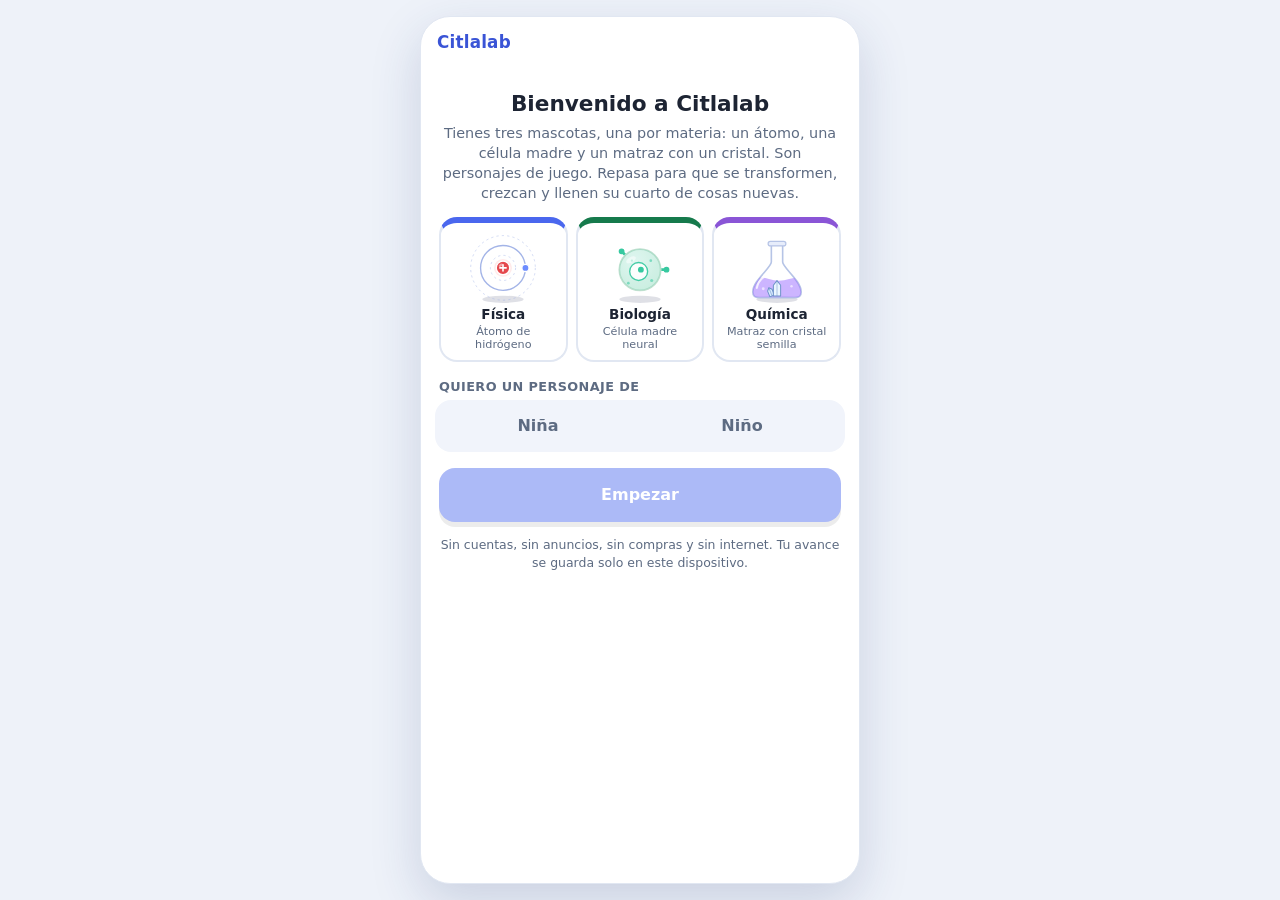
<file: repaso-app/index.html>
<!doctype html>
<html lang="es">
<head>
<meta charset="utf-8">
<meta name="viewport" content="width=device-width, initial-scale=1, viewport-fit=cover">
<title>Citlalab · Cuida a tu mascota repasando ciencias</title>
<meta name="author" content="Uriel Lara Guzmán, docente de Ciencias">
<meta name="description" content="Repasa Biología, Física y Química cuidando a tu mascota. Sin cuentas, sin anuncios y sin compras.">
<meta http-equiv="Content-Security-Policy" content="default-src 'none'; script-src 'self' 'unsafe-inline'; style-src 'self' 'unsafe-inline'; img-src 'self' data: blob:; manifest-src 'self'; worker-src 'self'; connect-src 'none'; form-action 'none'; base-uri 'none'; frame-src 'none'; object-src 'none'; media-src 'none'">
<meta name="referrer" content="no-referrer">
<meta name="theme-color" content="#4a67ee">
<link rel="manifest" href="manifest.webmanifest">
<link rel="icon" href="icons/icon-192.png">
<link rel="apple-touch-icon" href="icons/apple-touch-icon.png">
<link rel="stylesheet" href="css/styles.css">
</head>
<body>
<noscript><p style="padding:24px;font-family:sans-serif">Esta app necesita JavaScript para funcionar.</p></noscript>
<canvas id="cf" aria-hidden="true"></canvas>

<div class="phone" id="phone" data-view="home" data-size="l">
  <header class="top">
    <div class="brand">Citlalab</div>
    <div class="rt" id="rt">
      <span class="chip" id="c-racha"></span><span class="chip b" id="c-dom"></span>
      <button class="gear" id="b-set" aria-label="Ajustes"><svg viewBox="0 0 24 24" fill="none" stroke="currentColor" stroke-width="2" stroke-linecap="round" stroke-linejoin="round" aria-hidden="true"><circle cx="12" cy="12" r="3"/><path d="M19.4 15a1.7 1.7 0 0 0 .3 1.8l.1.1a2 2 0 1 1-2.8 2.8l-.1-.1a1.7 1.7 0 0 0-1.8-.3 1.7 1.7 0 0 0-1 1.5V21a2 2 0 1 1-4 0v-.1a1.7 1.7 0 0 0-1.1-1.5 1.7 1.7 0 0 0-1.8.3l-.1.1a2 2 0 1 1-2.8-2.8l.1-.1a1.7 1.7 0 0 0 .3-1.8 1.7 1.7 0 0 0-1.5-1H3a2 2 0 1 1 0-4h.1a1.7 1.7 0 0 0 1.5-1.1 1.7 1.7 0 0 0-.3-1.8l-.1-.1a2 2 0 1 1 2.8-2.8l.1.1a1.7 1.7 0 0 0 1.8.3H9a1.7 1.7 0 0 0 1-1.5V3a2 2 0 1 1 4 0v.1a1.7 1.7 0 0 0 1 1.5 1.7 1.7 0 0 0 1.8-.3l.1-.1a2 2 0 1 1 2.8 2.8l-.1.1a1.7 1.7 0 0 0-.3 1.8V9a1.7 1.7 0 0 0 1.5 1H21a2 2 0 1 1 0 4h-.1a1.7 1.7 0 0 0-1.5 1z"/></svg></button>
    </div>
  </header>
  <main id="main">
  <h1 class="sr">Citlalab: cuida a tu mascota repasando ciencias</h1>
  <div class="pills" id="pills" role="group" aria-label="Materia"></div>

  <!-- El cuarto de la mascota: siempre visible -->
  <div class="stage" id="stage">
    <svg id="scene" viewBox="-38 0 276 200" preserveAspectRatio="xMidYMax meet" overflow="visible">
      <g id="roomG" aria-hidden="true"></g>
      <svg id="pet" x="0" y="0" width="200" height="200" viewBox="0 0 200 200" overflow="visible" role="button" tabindex="0" aria-label="Tu mascota. Tócala para que reaccione"></svg>
    </svg>
    <div class="night" id="night" aria-hidden="true"><i class="moon"></i><b class="zz z1">z</b><b class="zz z2">z</b><b class="zz z3">Z</b></div>
  </div>
  <div class="say" id="say" role="status" aria-live="polite"></div>
  <div class="name" id="name"><input id="nm" maxlength="14" aria-label="Nombre de tu mascota"></div>
  <p class="lvl" id="lvl"></p>

  <!-- Primera vez -->
  <section class="view" id="v-ob0" aria-label="Bienvenida">
    <div class="h1" style="margin-top:30px">Bienvenido a Citlalab</div>
    <p class="p">Tienes tres mascotas, una por materia: un átomo, una célula madre y un matraz con un cristal. Son personajes de juego. Repasa para que se transformen, crezcan y llenen su cuarto de cosas nuevas.</p>
    <div class="obeggs" id="ob-eggs"></div>
    <div class="seglbl">Quiero un personaje de</div>
    <div class="seg" role="radiogroup" aria-label="Personaje" id="seg0"></div>
    <button class="cta" id="ob-go" disabled>Empezar</button>
    <p class="safe">Sin cuentas, sin anuncios, sin compras y sin internet. Tu avance se guarda solo en este dispositivo.</p>
  </section>

  <!-- Inicio -->
  <section class="view" id="v-home" aria-label="Inicio">
    <div class="bars" id="bars"></div>
    <div class="actions">
      <button class="big a" id="a-feed">Alimentar<small id="a-sub">Repasa 5 preguntas</small></button>
      <button class="big g" id="a-play">Jugar<small id="a-play-sub">Tarjetas y más</small></button>
    </div>
    <div class="cards2" id="cards2"></div>
    <p class="aviso" id="guardaaviso" hidden>Este navegador no deja guardar tu avance (¿modo privado?). Ábrelo en una ventana normal para no perderlo.</p>
    <p class="safe">Sin cuentas, sin anuncios, sin compras y sin internet. Tu avance se guarda solo en este dispositivo.</p>
  </section>

  <!-- Juegos -->
  <section class="view" id="v-games" aria-label="Jugar">
    <div class="h1">¿A qué jugamos?</div>
    <div class="gcards" id="gcards"></div>
    <button class="link" id="g-back" style="align-self:center">Volver</button>
  </section>

  <!-- Lectura científica: lista -->
  <section class="view" id="v-lecturas" aria-label="Lectura científica">
    <div class="h1">Lectura científica</div>
    <p class="p" id="lc-intro" style="margin-top:0">Lee con calma, busca pruebas en el texto y responde. Ganas puntos una vez por día en cada lectura.</p>
    <div class="gcards" id="lc-list"></div>
    <button class="link" id="lc-back" style="align-self:center">Volver</button>
  </section>

  <!-- Lectura científica: una lectura -->
  <section class="view" id="v-lect" aria-label="Lectura">
    <div class="qhead"><button class="link" id="l-exit" style="margin:0;min-height:36px;font-size:.85rem">Salir</button><span class="pr"><i id="l-pr"></i></span><span class="cnt" id="l-cnt"></span></div>
    <article class="pasaje" id="l-pas" aria-label="Texto para leer">
      <div class="pt"><b id="l-tit"></b><button class="voz" id="l-voz-t" hidden aria-label="Escuchar el texto" aria-pressed="false">Escuchar</button></div>
      <p id="l-txt"></p>
    </article>
    <div class="qtag" id="l-tag"></div>
    <div class="qtext" id="l-text"></div>
    <button class="voz sm" id="l-voz-q" hidden aria-label="Escuchar la pregunta">Escuchar pregunta</button>
    <div class="opts" id="l-opts"></div>
    <div class="fb" id="l-fb" hidden role="status"></div>
    <button class="cta" id="l-next" hidden>Siguiente</button>
  </section>

  <!-- Tarjetas -->
  <section class="view" id="v-cards" aria-label="Verdadero o falso">
    <div class="qhead"><button class="link" id="c-exit" style="margin:0;min-height:36px;font-size:.85rem">Salir</button><span class="pr"><i id="c-pr"></i></span><span class="cnt" id="c-cnt"></span></div>
    <div class="combo" id="combo"></div>
    <div class="deck" id="deck"></div>
    <p class="swipehint">Desliza a la derecha si es verdadero y a la izquierda si es falso.</p>
    <div class="dir"><button class="f" id="d-f">Falso</button><button class="v" id="d-v">Verdadero</button></div>
    <div class="fb" id="c-fb" hidden role="status"></div>
    <button class="cta" id="c-ok" hidden>Entendido</button>
  </section>

  <!-- Armar el átomo -->
  <section class="view" id="v-atom" aria-label="Armar el átomo">
    <div class="qhead"><button class="link" id="at-exit" style="margin:0;min-height:36px;font-size:.85rem">Salir</button><span class="pr"><i id="at-pr"></i></span><span class="cnt" id="at-cnt"></span></div>
    <svg class="atomsvg" id="atomSvg" viewBox="0 0 200 200" role="img" aria-label="Tu átomo"></svg>
    <div class="task" id="at-task"></div>
    <div class="parts" id="at-parts"></div>
    <div class="chg" id="at-chg"></div>
    <div class="atfb" id="at-fb" role="status">Toca + y − para agregar o quitar partículas.</div>
    <button class="cta" id="at-check">Comprobar</button>
    <button class="cta" id="at-next" hidden>Siguiente átomo</button>
  </section>

  <!-- Lluvia de respuestas -->
  <section class="view" id="v-lluvia" aria-label="Lluvia de respuestas">
    <div class="qhead"><button class="link" id="ll-exit" style="margin:0;min-height:36px;font-size:.85rem">Salir</button><span class="pr"><i id="ll-pr"></i></span><span class="cnt" id="ll-cnt"></span></div>
    <div class="qtag" id="ll-tag"></div>
    <div class="qtext" id="ll-q" style="font-size:1.1rem"></div>
    <div class="llarea" id="ll-area"></div>
    <p class="swipehint">Arrastra a tu mascota (o toca una burbuja) para atrapar la respuesta correcta.</p>
    <div class="fb" id="ll-fb" hidden role="status"></div>
    <button class="cta" id="ll-next" hidden>Siguiente</button>
  </section>

  <!-- Dónde está la mascota -->
  <section class="view" id="v-vasos" aria-label="Dónde está la mascota">
    <div class="qhead"><button class="link" id="vs-exit" style="margin:0;min-height:36px;font-size:.85rem">Salir</button><span class="pr"><i id="vs-pr"></i></span><span class="cnt" id="vs-cnt"></span></div>
    <div class="h1" id="vs-msg" style="font-size:1.1rem;margin-top:6px" role="status"></div>
    <div class="vsarea" id="vs-area"></div>
  </section>

  <!-- Hora de dormir -->
  <section class="view" id="v-sleep" aria-label="Hora de dormir">
    <div class="h1" id="sl-t" style="margin-top:12px">Hora de dormir</div>
    <p class="p" id="sl-p">Apaga la luz para que tu mascota descanse. Dormir le da felicidad.</p>
    <button class="cta" id="sl-btn">Apagar la luz</button>
    <button class="link" id="sl-exit" style="align-self:center">Volver</button>
  </section>

  <!-- Jefe -->
  <section class="view" id="v-boss" aria-label="Jefe de la ficha">
    <div class="bossbox" id="bossbox"><svg id="bossSvg" viewBox="0 0 150 110" role="img" aria-label="Jefe"></svg><div class="bname" id="bname"></div><div class="hp" id="hp"></div></div>
    <div class="qtag" id="bq-tag"></div>
    <div class="qtext" id="bq-text" style="font-size:1.1rem"></div>
    <div class="opts" id="bq-opts"></div>
    <div class="fb" id="bq-fb" hidden role="status"></div>
    <button class="cta" id="bq-next" hidden>Siguiente</button>
    <button class="link" id="bq-exit" style="align-self:center">Salir del combate</button>
  </section>

  <!-- Cuarto -->
  <section class="view" id="v-room" aria-label="Cuarto de la mascota">
    <div class="h1" style="margin-top:12px;font-size:1.15rem">El laboratorio de <span id="room-name"></span></div>
    <div class="seglbl">Pared</div>
    <div class="grid" id="wallgrid"></div>
    <div class="seglbl">Objetos</div>
    <div class="grid" id="decgrid"></div>
    <p class="roomhint" id="roomhint" role="status">Toca un objeto para ponerlo en el cuarto o quitarlo. Lo que desbloqueas aparece solo.</p>
  </section>

  <!-- Personalizar -->
  <section class="view" id="v-custom" aria-label="Personalizar">
    <div class="seg" role="radiogroup" aria-label="Personaje" id="seg2"></div>
    <div class="tabs" role="tablist" id="tabs">
      <button class="tab" role="tab" data-t="color" aria-selected="true">Color</button>
      <button class="tab" role="tab" data-t="ojos" aria-selected="false">Ojos</button>
      <button class="tab" role="tab" data-t="ropa" aria-selected="false">Ropa</button>
    </div>
    <div class="grid" id="grid"></div>
    <p class="hint" id="hint" role="status"></p>
  </section>

  <!-- Progreso -->
  <section class="view" id="v-prog" aria-label="Mi progreso">
    <div class="sub">Mi racha</div>
    <div class="week" id="week"></div>
    <p class="p" id="racha-txt" style="margin-top:4px"></p>
    <div class="sub">Mis sellos</div>
    <div id="sellos" class="sellos-w"></div>
    <div class="sub">Mis fichas</div>
    <div id="topics"></div>
    <div class="sub" id="hab-sub" hidden>Mi comprensión lectora</div>
    <div class="habs" id="habs" hidden></div>
    <div class="sub">Colección</div>
    <p class="p" id="coll" style="text-align:left;margin-top:2px"></p>
  </section>

  <!-- Ajustes -->
  <section class="view" id="v-set" aria-label="Ajustes">
    <div class="h1">Ajustes</div>
    <div class="row2"><span>Sonidos<small>Efectos suaves al acertar</small></span><button class="tog" id="t-snd" role="switch" aria-checked="true" aria-label="Sonidos"></button></div>
    <div class="row2"><span>Vibración<small>Solo en celulares que la tengan</small></span><button class="tog" id="t-vib" role="switch" aria-checked="true" aria-label="Vibración"></button></div>
    <div class="row2"><span>Menos movimiento<small>Quita animaciones y confeti</small></span><button class="tog" id="t-mov" role="switch" aria-checked="false" aria-label="Menos movimiento"></button></div>
    <div class="row2"><span>Preguntar qué tan seguro estoy<small>Antes de ver si acertaste: seguro, dudo o adiviné</small></span><button class="tog" id="t-conf" role="switch" aria-checked="true" aria-label="Preguntar qué tan seguro estoy"></button></div>
    <div class="row2"><span>Letra grande<small>Textos un poco más grandes</small></span><button class="tog" id="t-big" role="switch" aria-checked="false" aria-label="Letra grande"></button></div>
    <p class="aviso" id="set-aviso" hidden>Este navegador no deja guardar tu avance (¿modo privado?). Ábrelo en una ventana normal para no perderlo.</p>
    <div class="sub">¿Quién está usando la app?</div>
    <p class="p" style="text-align:left;margin-top:2px">Si compartes este celular o tablet con alguien más, cada quien puede tener su propio perfil con su avance, su mascota y su cuarto.</p>
    <div class="perfiles" id="perfiles" role="group" aria-label="Perfiles de este dispositivo"></div>
    <button class="cta sec" id="pf-nuevo">Agregar otro perfil</button>
    <label class="lbl" for="al-nombre">Mi nombre (opcional)</label>
    <input id="al-nombre" class="inp" maxlength="40" autocomplete="off" placeholder="Nombre y grupo, por ejemplo: Ana 2.º B">
    <p class="aviso" id="ios-aviso" hidden>En iPhone o iPad, Safari puede borrar el avance si no usas la app por varios días. Para evitarlo, toca el botón Compartir y elige «Agregar a pantalla de inicio». También puedes guardar tu código de respaldo.</p>
    <div class="sub">Reporte para mi familia</div>
    <p class="p" style="text-align:left;margin-top:2px">Copia este reporte y pásaselo a tu mamá, papá o tutor. Si tu maestro lo solicita, ellos se lo mandan por WhatsApp. Solo incluye tu avance, nada más.</p>
    <button class="cta sec" id="rs-copiar">Copiar mi reporte</button>
    <textarea id="rs" rows="7" readonly aria-label="Reporte para mi familia" hidden></textarea>
    <p class="hint" id="rs-msg" role="status"></p>
    <div class="sub">Copia de seguridad</div>
    <p class="p" style="text-align:left;margin-top:2px">Tu avance se guarda solo en este dispositivo y no se envía a ningún lado. Descarga un archivo para tenerlo a salvo, pasarlo a otro dispositivo o recuperarlo si se borra el navegador. Incluye a todos los perfiles de este dispositivo.</p>
    <p class="hint" id="bk-ultimo" style="text-align:left;margin:0 18px 6px;min-height:0"></p>
    <div class="frow"><button class="cta sec" id="bk-bajar">Descargar mi respaldo</button><button class="cta sec" id="bk-abrir">Restaurar desde archivo</button></div>
    <input type="file" id="bk-arch" accept=".json,.txt,application/json,text/plain" hidden aria-label="Archivo de respaldo">
    <div class="aviso" id="bk-conf" hidden role="alert"><span id="bk-conf-t"></span><div class="frow" style="margin:8px 0 0"><button class="cta" id="bk-si">Sí, restaurar</button><button class="cta sec" id="bk-no">No, cancelar</button></div></div>
    <details id="bk-det" class="otra"><summary>Otra forma: copiar un código</summary>
      <textarea id="bk" rows="3" aria-label="Código de respaldo" placeholder="Aquí aparece tu código. Para restaurar, pégalo aquí."></textarea>
      <div class="frow"><button class="cta sec" id="bk-copiar">Copiar mi código</button><button class="cta sec" id="bk-restaurar">Restaurar con código</button></div>
    </details>
    <p class="hint" id="bk-msg" role="status"></p>
    <details class="otra" id="fam-det"><summary>Información para familias</summary>
      <p class="p" style="text-align:left;margin-top:8px"><b>Qué guarda la app:</b> el nombre que se escriba (puede ser un apodo), la mascota y el avance de repaso. Todo se queda únicamente en este celular o tablet.</p>
      <p class="p" style="text-align:left"><b>Qué no hace:</b> no pide cuentas, correo, teléfono, ubicación, cámara ni micrófono, y no accede a tus fotos, videos ni archivos (solo guarda o lee el respaldo cuando tú lo pides y eliges el archivo); no tiene anuncios, compras, chats ni enlaces a otros sitios; no usa rastreadores y no envía tu información a ningún servidor. La página la aloja GitHub, que, como cualquier sitio web, puede registrar visitas técnicas (por ejemplo, la dirección IP), pero no ve nombres, avance ni mascotas.</p>
      <p class="p" style="text-align:left"><b>Qué se comparte y con quién:</b> nada se envía solo. El reporte de la familia solo se copia si el alumno lo pide, y es la familia quien decide si se lo manda al maestro.</p>
      <p class="p" style="text-align:left"><b>Quién la hizo:</b> esta app fue creada por Uriel Lara Guzmán, docente de Ciencias, para el repaso de sus alumnos.</p>
      <p class="p" style="text-align:left"><b>Cómo borrar todo:</b> con el botón «Borrar mi progreso», o borrando los datos del sitio en el navegador.</p>
    </details>
    <button class="cta danger" id="bk-borrar">Borrar mi progreso</button>
    <p class="safe">Esta app no tiene cuentas, anuncios ni compras. Tu mascota nunca se enferma ni muere: si pasan días, solo te espera.</p>
    <p class="creditos" id="creditos">Creada por Uriel Lara Guzmán, docente de Ciencias.</p>
    <button class="cta sec" id="set-back">Volver</button>
  </section>

  <!-- Repaso -->
  <section class="view" id="v-quiz" aria-label="Repaso">
    <div class="qhead"><button class="link" id="q-exit" style="margin:0;min-height:36px;font-size:.85rem">Salir</button><span class="pr"><i id="q-pr"></i></span><span class="cnt" id="q-cnt"></span></div>
    <div class="qtag" id="q-tag"></div>
    <div class="qtext" id="q-text"></div>
    <div class="opts" id="q-opts"></div>
    <div class="fb" id="q-fb" hidden role="status"></div>
    <button class="cta" id="q-next" hidden>Siguiente</button>
  </section>

  <!-- Resultado -->
  <section class="view" id="v-res" aria-label="Resultado">
    <div class="h1" id="r-t"></div>
    <div class="res-list" id="r-list"></div>
    <div class="unl" id="r-unl" hidden></div>
    <button class="cta" id="r-custom" hidden>Estrenar lo nuevo</button>
    <button class="cta sec" id="r-home">Volver al inicio</button>
  </section>

  </main>
  <nav class="nav" id="nav" aria-label="Secciones">
    <button data-v="home" aria-current="page">Inicio</button>
    <button data-v="room">Cuarto</button>
    <button data-v="custom">Personalizar</button>
    <button data-v="prog">Progreso</button>
  </nav>

  <div class="modal" id="modal" role="dialog" aria-modal="true" aria-label="Cofre diario"><div class="mbox" id="mbox"></div></div>
</div>

<!-- Contenido: estas dos líneas cargan las fichas listadas en data/lista.js -->
<script src="js/core.js"></script>
<script src="js/catalogo.js"></script>
<script src="data/lista.js"></script>
<script src="js/art.js"></script>
<script src="js/sfx.js"></script>
<script src="js/store.js"></script>
<script src="js/app.js"></script>
<script src="js/lectura.js"></script>
<script src="js/extras.js"></script>
<script>
arrancar();
if ('serviceWorker' in navigator && location.protocol.indexOf('http') === 0) {
  navigator.serviceWorker.register('sw.js').catch(function () {});
}
</script>
</body>
</html>
</file>
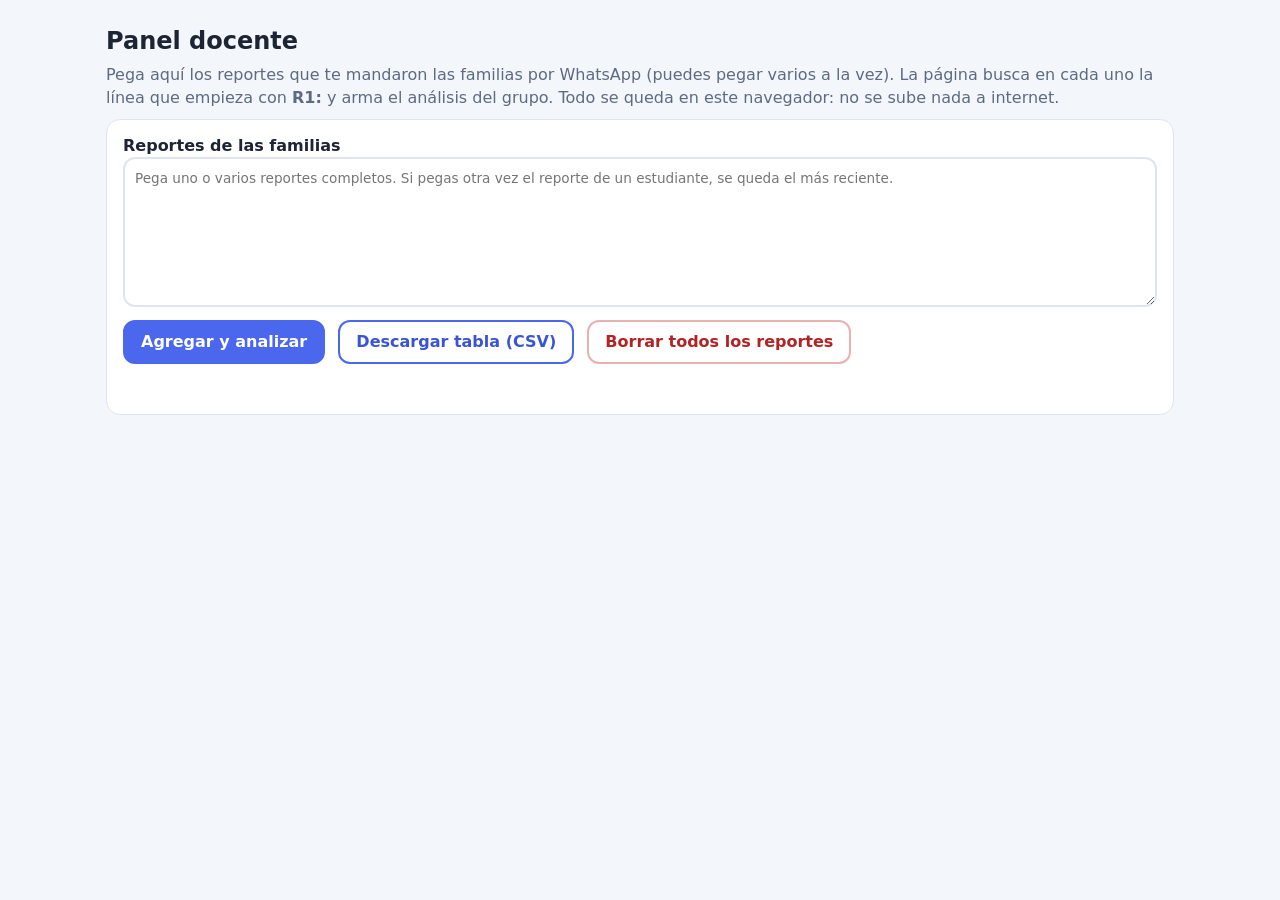
<file: maestro.html>
<!doctype html>
<html lang="es">
<head>
<meta charset="utf-8">
<meta name="viewport" content="width=device-width,initial-scale=1">
<meta name="robots" content="noindex,nofollow">
<meta http-equiv="Content-Security-Policy" content="default-src 'none'; script-src 'self' 'unsafe-inline'; style-src 'self' 'unsafe-inline'; img-src data:; connect-src 'none'; form-action 'none'; base-uri 'none'; frame-src 'none'; object-src 'none'">
<title>Citlalab · Panel docente</title>
<meta name="author" content="Uriel Lara Guzmán, docente de Ciencias">
<style>
  :root{--ink:#1d2433;--soft:#5d6b82;--line:#dfe5f0;--brand:#4a67ee;--brand-d:#3a54d6;--bg:#f3f6fb}
  *{box-sizing:border-box}
  body{margin:0;font-family:system-ui,-apple-system,"Segoe UI",Roboto,sans-serif;color:var(--ink);background:var(--bg);line-height:1.45}
  main{max-width:1100px;margin:0 auto;padding:18px 16px 60px}
  h1{font-size:1.5rem;margin:6px 0 2px} h2{font-size:1.15rem;margin:26px 0 6px} h3{font-size:1rem;margin:14px 0 4px}
  p{margin:4px 0 10px;color:var(--soft)} .card{background:#fff;border:1px solid var(--line);border-radius:14px;padding:14px 16px;margin:10px 0}
  textarea{width:100%;min-height:150px;border:2px solid var(--line);border-radius:12px;padding:10px;font:inherit;font-size:.85rem}
  button{font:inherit;font-weight:700;border-radius:12px;border:2px solid var(--brand);background:var(--brand);color:#fff;min-height:44px;padding:8px 16px;cursor:pointer;margin:6px 8px 0 0}
  button.sec{background:#fff;color:var(--brand-d)} button.dng{background:#fff;color:#b42323;border-color:#e9b1b1}
  button:focus-visible,textarea:focus-visible,select:focus-visible{outline:3px solid #f2b705;outline-offset:2px}
  select{font:inherit;min-height:44px;border:2px solid var(--line);border-radius:12px;padding:6px 10px;background:#fff}
  .msg{min-height:1.4em;font-weight:600;color:#14724a} .err{color:#b42323}
  .kpis{display:grid;grid-template-columns:repeat(auto-fit,minmax(160px,1fr));gap:10px}
  .kpi{background:#fff;border:1px solid var(--line);border-radius:14px;padding:10px 14px}.kpi b{display:block;font-size:1.6rem}.kpi span{color:var(--soft);font-size:.85rem}
  .tw{overflow-x:auto;border:1px solid var(--line);border-radius:12px;background:#fff}
  table{border-collapse:collapse;width:100%;font-size:.9rem} th,td{padding:7px 9px;border-bottom:1px solid var(--line);text-align:center;white-space:nowrap}
  th{background:#f6f8fd;font-weight:700;position:sticky;top:0} th:first-child,td:first-child{text-align:left;position:sticky;left:0;background:inherit}
  td:first-child{background:#fff;font-weight:600} tr.tot td{font-weight:800;background:#f6f8fd}
  .c0{background:#fbd3d3}.c1{background:#ffe9b8}.c2{background:#e3f3d6}.c3{background:#bfe8d3}.cn{color:#8a94a7}
  .leg span{display:inline-block;margin:2px 8px 2px 0;padding:2px 9px;border-radius:8px;font-size:.82rem}
  ol.q{padding-left:20px} ol.q li{margin:6px 0} .tag{display:inline-block;background:#eef1ff;color:var(--brand-d);border-radius:999px;padding:1px 9px;font-size:.78rem;font-weight:700;margin-left:6px}
  .bar{display:grid;grid-template-columns:200px 1fr 60px;gap:8px;align-items:center;margin:4px 0;font-size:.9rem}.bar i{display:block;height:12px;border-radius:99px;background:var(--brand)}.bar .t{background:#edf1f8;border-radius:99px;overflow:hidden}
  .sr{position:absolute;width:1px;height:1px;overflow:hidden;clip:rect(0 0 0 0)}
  @media print{button,textarea,.noprint{display:none}}
</style>
</head>
<body>
<main>
<h1>Panel docente</h1>
<p>Pega aquí los reportes que te mandaron las familias por WhatsApp (puedes pegar varios a la vez). La página busca en cada uno la línea que empieza con <b>R1:</b> y arma el análisis del grupo. Todo se queda en este navegador: no se sube nada a internet.</p>

<div class="card noprint">
  <label for="pega"><b>Reportes de las familias</b></label>
  <textarea id="pega" placeholder="Pega uno o varios reportes completos. Si pegas otra vez el reporte de un estudiante, se queda el más reciente."></textarea>
  <button id="analizar">Agregar y analizar</button>
  <button class="sec" id="csv">Descargar tabla (CSV)</button>
  <button class="dng" id="borrar">Borrar todos los reportes</button>
  <p class="msg" id="msg" role="status"></p>
</div>

<div id="out" hidden>
  <label for="mat"><b>Materia:</b></label> <select id="mat"></select>

  <h2>Resumen del grupo</h2>
  <div class="kpis" id="kpis"></div>

  <h2>Mapa de dominio por tema</h2>
  <p>Cada celda es el porcentaje de respuestas correctas de cada estudiante en ese tema (y entre paréntesis, cuántas contestó). Las celdas con "—" son temas que aún no practica. El color ayuda, pero el número y la marca ⚠ (menos de 50 %) dicen lo mismo.</p>
  <div class="leg" aria-hidden="true"><span class="c0">menos de 50 %</span><span class="c1">50 a 69 %</span><span class="c2">70 a 84 %</span><span class="c3">85 % o más</span></div>
  <div class="tw" tabindex="0" role="region" aria-label="Mapa de dominio por tema (se puede desplazar)"><table id="mapa"></table></div>
  <p id="leyTemas" style="font-size:.85rem"></p>

  <h2>Preguntas que más se fallan</h2>
  <p>Con al menos 3 respuestas en total. Si casi todos fallan una pregunta, revisa si está bien redactada o si el tema necesita reforzarse en clase.</p>
  <ol class="q" id="dificiles"></ol>

  <h2>Seguridad al responder</h2>
  <p>Antes de ver si acertaron, cada estudiante marca "Lo sé", "Dudo" o "Adiviné". Lo más valioso son las respuestas marcadas "Lo sé" que resultaron incorrectas: son ideas equivocadas que conviene aclarar en clase.</p>
  <div class="kpis" id="cal"></div>
  <h3>Preguntas donde más estudiantes marcaron "Lo sé" y se equivocaron</h3>
  <ol class="q" id="confundidas"></ol>

  <h2>Comprensión lectora (promedio del grupo)</h2>
  <div id="habs"></div>

  <h2>Alumnos a quienes conviene dar seguimiento</h2>
  <ul id="seguir"></ul>
</div>
</main>

<script src="js/core.js"></script>
<script src="js/catalogo.js"></script>
<script src="data/lista.js"></script>
<script>
window.addEventListener('load', function () {
  var KEYM = 'repaso.maestro.v1', REP = {};   // REP[claveEstudiante] = reporte decodificado
  function $(id) { return document.getElementById(id); }
  function esc(t) { return String(t).replace(/[&<>"]/g, function (c) { return { '&': '&amp;', '<': '&lt;', '>': '&gt;', '"': '&quot;' }[c]; }); }
  function cargar() { try { REP = JSON.parse(localStorage.getItem(KEYM)) || {}; } catch (e) { REP = {}; } }
  function guardar() { try { localStorage.setItem(KEYM, JSON.stringify(REP)); } catch (e) {} }
  function decodifica(c) {
    try { var b = c.slice(3).replace(/-/g, '+').replace(/_/g, '/'); while (b.length % 4) b += '='; var o = JSON.parse(decodeURIComponent(escape(atob(b)))); return o && o.v === 1 && o.m ? o : null; } catch (e) { return null; }
  }
  var PORID = {}, TEMAS = {};   // preguntas y temas por id
  REPASO.fichas.forEach(function (f) {
    f.preguntas.forEach(function (q) { PORID[q.id] = q; });
    f.temas.forEach(function (t) { (TEMAS[f.materia] = TEMAS[f.materia] || []).push({ key: f.ficha.id + '.' + t.id, id: t.id, nombre: t.nombre, ficha: f.ficha.id }); });
  });
  var HABN = { literal: 'Entender lo que dice el texto', inferencia: 'Deducir lo que no está escrito', vocabulario: 'Palabras en contexto', evidencia: 'Encontrar pruebas en el texto', secuencia: 'Ordenar ideas', explicar: 'Explicar con tus palabras (autoevaluación)' };
  function pct(n, c) { return n ? Math.round(c / n * 100) : null; }
  function cls(p) { return p == null ? 'cn' : p < 50 ? 'c0' : p < 70 ? 'c1' : p < 85 ? 'c2' : 'c3'; }
  function fechaTxt(f) { return f.slice(6) + '/' + f.slice(4, 6) + '/' + f.slice(0, 4); }
  function lista() { return Object.keys(REP).map(function (k) { return REP[k]; }).sort(function (a, b) { return (a.a || '').localeCompare(b.a || '', 'es'); }); }

  $('analizar').onclick = function () {
    var txt = $('pega').value, m = txt.match(/R1:[A-Za-z0-9_\-]+/g) || [], ok = 0, mal = 0;
    m.forEach(function (c) {
      var o = decodifica(c); if (!o) { mal++; return; }
      var clave = (o.a || '').trim().toLowerCase() || ('sin nombre ' + (Object.keys(REP).length + 1));
      if (!REP[clave] || (REP[clave].f || '') <= o.f) REP[clave] = o;
      if (!o.a) o.a = 'Sin nombre (' + fechaTxt(o.f) + ')';
      ok++;
    });
    guardar();
    $('msg').className = 'msg' + (ok ? '' : ' err');
    $('msg').textContent = !m.length ? 'No encontré ningún código R1: en el texto pegado. Pega el reporte completo que mandó la familia.' : ok + ' reporte(s) agregado(s)' + (mal ? ' y ' + mal + ' código(s) incompleto(s) (revisa que se haya copiado entero)' : '') + '.';
    if (ok) $('pega').value = '';
    pinta();
  };
  $('borrar').onclick = function () {
    if (this.dataset.seguro !== '1') { this.dataset.seguro = '1'; this.textContent = 'Toca otra vez para borrar todo'; var b = this; setTimeout(function () { b.dataset.seguro = ''; b.textContent = 'Borrar todos los reportes'; }, 4000); return; }
    REP = {}; guardar(); pinta(); this.dataset.seguro = ''; this.textContent = 'Borrar todos los reportes'; $('msg').textContent = 'Reportes borrados de este navegador.';
  };
  $('mat').onchange = pinta;

  function pinta() {
    var L = lista(), out = $('out'); out.hidden = !L.length; if (!L.length) return;
    var mats = []; L.forEach(function (r) { Object.keys(r.m).forEach(function (m) { if (mats.indexOf(m) < 0) mats.push(m); }); });
    var sel = $('mat'), actual = sel.value; sel.innerHTML = '';
    mats.forEach(function (m) { var o = document.createElement('option'); o.value = m; o.textContent = (MAT[m] ? MAT[m].n : m); sel.appendChild(o); });
    if (mats.indexOf(actual) > -1) sel.value = actual;
    var mat = sel.value, estudiantes = L.filter(function (r) { return r.m[mat]; }), temas = TEMAS[mat] || [];

    // --- KPIs
    var N = 0, C = 0, cons = 0; estudiantes.forEach(function (r) { Object.keys(r.m[mat].t).forEach(function (k) { N += r.m[mat].t[k][0]; C += r.m[mat].t[k][1]; }); cons += r.d; });
    $('kpis').innerHTML = '<div class="kpi"><b>' + estudiantes.length + '</b><span>estudiantes con reporte</span></div><div class="kpi"><b>' + (pct(N, C) == null ? '—' : pct(N, C) + ' %') + '</b><span>aciertos del grupo</span></div><div class="kpi"><b>' + (estudiantes.length ? (cons / estudiantes.length).toFixed(1) : '—') + ' de 7</b><span>días de repaso por estudiante (última semana)</span></div><div class="kpi"><b>' + N + '</b><span>respuestas en total</span></div>';

    // --- Mapa
    var h = '<thead><tr><th scope="col">Alumno</th>' + temas.map(function (t) { return '<th scope="col" title="' + esc(t.nombre) + '">' + t.ficha + '.' + t.id + '</th>'; }).join('') + '<th scope="col">Total</th><th scope="col">Días/7</th></tr></thead><tbody>';
    estudiantes.forEach(function (r) {
      var x = r.m[mat], n = 0, c = 0;
      h += '<tr><td>' + esc(r.a || 'Sin nombre') + '</td>' + temas.map(function (t) {
        var v = x.t[t.key]; if (!v || !v[0]) return '<td class="cn">—</td>'; var p = pct(v[0], v[1]); n += v[0]; c += v[1];
        return '<td class="' + cls(p) + '">' + (p < 50 ? '⚠ ' : '') + p + ' % <small>(' + v[0] + ')</small></td>';
      }).join('') + '<td class="' + cls(pct(n, c)) + '">' + (pct(n, c) == null ? '—' : pct(n, c) + ' %') + '</td><td>' + r.d + '</td></tr>';
    });
    h += '<tr class="tot"><td>Grupo</td>' + temas.map(function (t) {
      var n = 0, c = 0; estudiantes.forEach(function (r) { var v = r.m[mat].t[t.key]; if (v) { n += v[0]; c += v[1]; } });
      var p = pct(n, c); return '<td class="' + cls(p) + '">' + (p == null ? '—' : (p < 50 ? '⚠ ' : '') + p + ' % <small>(' + n + ')</small>') + '</td>';
    }).join('') + '<td></td><td></td></tr></tbody>';
    $('mapa').innerHTML = h;
    $('leyTemas').innerHTML = '<b>Temas:</b> ' + temas.map(function (t) { return t.ficha + '.' + t.id + ' = ' + esc(t.nombre); }).join(' · ');

    // --- Preguntas difíciles
    var Q = {}; estudiantes.forEach(function (r) { var q = r.m[mat].q; Object.keys(q).forEach(function (id) { var z = Q[id] = Q[id] || [0, 0]; z[0] += q[id][0]; z[1] += q[id][1]; }); });
    var arr = Object.keys(Q).filter(function (id) { return Q[id][0] >= 3 && PORID[id]; }).map(function (id) { return { id: id, n: Q[id][0], c: Q[id][1], p: pct(Q[id][0], Q[id][1]) }; }).sort(function (a, b) { return a.p - b.p || b.n - a.n; }).slice(0, 8);
    $('dificiles').innerHTML = arr.length ? arr.map(function (z) { var q = PORID[z.id], t = q.q.replace('{m}', 'La mascota'); return '<li><b>' + z.p + ' %</b> de aciertos (' + z.c + ' de ' + z.n + ') <span class="tag">' + z.id + '</span><br>' + esc(t) + '</li>'; }).join('') : '<li>Todavía no hay suficientes respuestas (se necesitan al menos 3 por pregunta).</li>';

    // --- Seguridad al responder
    var K = [0, 0, 0, 0, 0, 0], Z = {}, rutas = 0, sellos = 0;
    estudiantes.forEach(function (r) { var x = r.m[mat]; (x.k || []).forEach(function (v, i) { K[i] += v; }); rutas += x.u || 0; sellos += x.s || 0; Object.keys(x.z || {}).forEach(function (id) { var z = Z[id] = Z[id] || [0, 0]; z[0] += x.z[id]; z[1]++; }); });
    var totK = K.reduce(function (a, b) { return a + b; }, 0), ns = K[0] + K[1];
    $('cal').innerHTML = totK ? '<div class="kpi"><b>' + (ns ? pct(ns, K[0]) + ' %' : '—') + '</b><span>aciertos cuando marcaron "Lo sé"</span></div><div class="kpi"><b>' + K[1] + '</b><span>veces "Lo sé" con respuesta incorrecta</span></div><div class="kpi"><b>' + K[4] + '</b><span>aciertos que fueron adivinados</span></div><div class="kpi"><b>' + rutas + '</b><span>rutas diarias completadas</span></div><div class="kpi"><b>' + sellos + '</b><span>sellos de ficha ganados en total</span></div>' : '<p>Todavía no hay datos de seguridad (los reportes son de una versión anterior o la persona la desactivó).</p>';
    var zc = Object.keys(Z).filter(function (id) { return PORID[id]; }).sort(function (a, b) { return Z[b][1] - Z[a][1] || Z[b][0] - Z[a][0]; }).slice(0, 6);
    $('confundidas').innerHTML = zc.length ? zc.map(function (id) { return '<li><b>' + Z[id][1] + (Z[id][1] === 1 ? ' estudiante' : ' estudiantes') + '</b> (' + Z[id][0] + ' veces) <span class="tag">' + id + '</span><br>' + esc(PORID[id].q.replace('{m}', 'La mascota')) + '</li>'; }).join('') : '<li>Sin casos todavía.</li>';

    // --- Habilidades
    var H = {}; estudiantes.forEach(function (r) { var h = r.m[mat].h || {}; Object.keys(h).forEach(function (k) { var z = H[k] = H[k] || [0, 0]; z[0] += h[k][0]; z[1] += h[k][1]; }); });
    var hk = Object.keys(H);
    $('habs').innerHTML = hk.length ? hk.map(function (k) { var p = pct(H[k][0], H[k][1]); return '<div class="bar"><span>' + (HABN[k] || k) + '</span><span class="t"><i style="width:' + p + '%"></i></span><span>' + p + ' %</span></div>'; }).join('') : '<p>Todavía no hay datos de lectura científica.</p>';

    // --- Seguimiento
    var s = [];
    estudiantes.forEach(function (r) {
      var x = r.m[mat], n = 0, c = 0, flojos = [];
      temas.forEach(function (t) { var v = x.t[t.key]; if (v && v[0] >= 3) { n += v[0]; c += v[1]; if (pct(v[0], v[1]) < 50) flojos.push(t.nombre); } else if (v) { n += v[0]; c += v[1]; } });
      var rs = [];
      if (r.d <= 1) rs.push('repasó ' + r.d + ' día(s) de los últimos 7');
      if (n >= 5 && pct(n, c) < 60) rs.push('acierta ' + pct(n, c) + ' %');
      if (flojos.length) rs.push('tema(s) por debajo de 50 %: ' + flojos.slice(0, 3).join(', '));
      if (x.k && x.k[1] >= 3) rs.push('marcó "Lo sé" y se equivocó ' + x.k[1] + ' veces (ideas por aclarar)');
      if (rs.length) s.push('<li><b>' + esc(r.a || 'Sin nombre') + '</b>: ' + esc(rs.join('; ')) + '. <span class="tag">reporte del ' + fechaTxt(r.f) + '</span></li>');
    });
    $('seguir').innerHTML = s.length ? s.join('') : '<li>Nadie cumple los criterios de seguimiento con los reportes actuales.</li>';
  }

  $('csv').onclick = function () {
    var L = lista(); if (!L.length) { $('msg').className = 'msg err'; $('msg').textContent = 'Todavía no hay reportes.'; return; }
    var rows = [], cab = ['Alumno', 'Fecha del reporte', 'Materia', 'Días de repaso (de 7)', 'Racha', 'Respuestas', 'Aciertos %', 'Seguro: aciertos', 'Seguro: errores', 'Adiviné: aciertos'];
    var allT = []; Object.keys(TEMAS).forEach(function (m) { TEMAS[m].forEach(function (t) { allT.push(t); }); });
    allT.forEach(function (t) { cab.push(t.ficha + '.' + t.id + ' %'); });
    rows.push(cab);
    L.forEach(function (r) { Object.keys(r.m).forEach(function (m) {
      var x = r.m[m], n = 0, c = 0; Object.keys(x.t).forEach(function (k) { n += x.t[k][0]; c += x.t[k][1]; });
      var kk = x.k || [], row = [r.a, fechaTxt(r.f), MAT[m] ? MAT[m].n : m, r.d, r.r, n, pct(n, c) == null ? '' : pct(n, c), kk[0] == null ? '' : kk[0], kk[1] == null ? '' : kk[1], kk[4] == null ? '' : kk[4]];
      allT.forEach(function (t) { var v = x.t[t.key]; row.push(v && v[0] ? pct(v[0], v[1]) : ''); });
      rows.push(row);
    }); });
    var csv = '﻿' + rows.map(function (r) { return r.map(function (v) { v = String(v == null ? '' : v); return /[",\n;]/.test(v) ? '"' + v.replace(/"/g, '""') + '"' : v; }).join(','); }).join('\n');
    var a = document.createElement('a'); a.href = URL.createObjectURL(new Blob([csv], { type: 'text/csv;charset=utf-8' })); a.download = 'repaso_grupo.csv'; document.body.appendChild(a); a.click(); a.remove();
  };

  cargar(); pinta();
  if (Object.keys(REP).length) { $('msg').textContent = Object.keys(REP).length + ' reporte(s) guardado(s) en este navegador.'; }
});
</script>
</body>
</html>
</file>
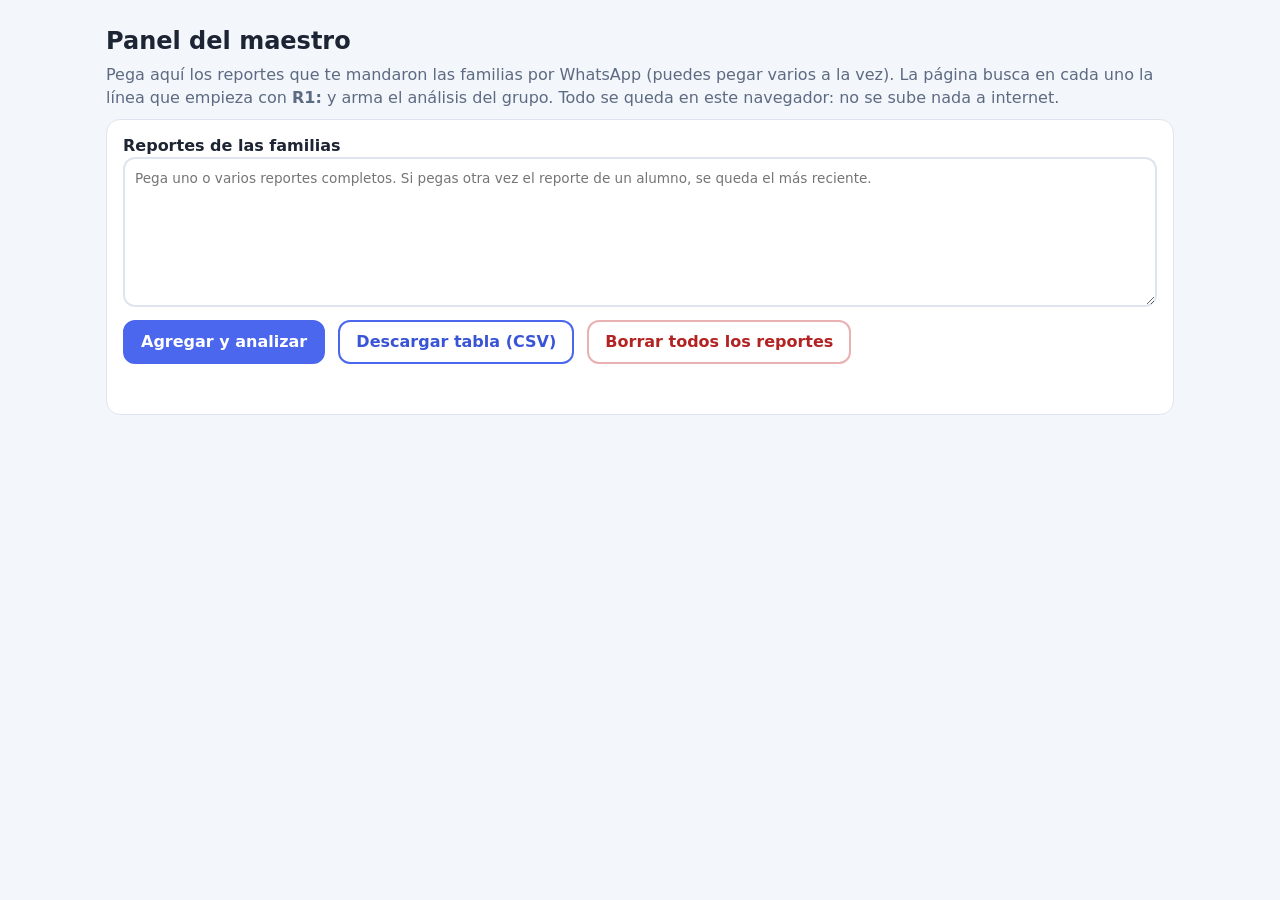
<file: repaso-app/maestro.html>
<!doctype html>
<html lang="es">
<head>
<meta charset="utf-8">
<meta name="viewport" content="width=device-width,initial-scale=1">
<meta name="robots" content="noindex,nofollow">
<meta http-equiv="Content-Security-Policy" content="default-src 'none'; script-src 'self' 'unsafe-inline'; style-src 'self' 'unsafe-inline'; img-src data:; connect-src 'none'; form-action 'none'; base-uri 'none'; frame-src 'none'; object-src 'none'">
<title>Citlalab · Panel del maestro</title>
<meta name="author" content="Uriel Lara Guzmán, docente de Ciencias">
<style>
  :root{--ink:#1d2433;--soft:#5d6b82;--line:#dfe5f0;--brand:#4a67ee;--brand-d:#3a54d6;--bg:#f3f6fb}
  *{box-sizing:border-box}
  body{margin:0;font-family:system-ui,-apple-system,"Segoe UI",Roboto,sans-serif;color:var(--ink);background:var(--bg);line-height:1.45}
  main{max-width:1100px;margin:0 auto;padding:18px 16px 60px}
  h1{font-size:1.5rem;margin:6px 0 2px} h2{font-size:1.15rem;margin:26px 0 6px} h3{font-size:1rem;margin:14px 0 4px}
  p{margin:4px 0 10px;color:var(--soft)} .card{background:#fff;border:1px solid var(--line);border-radius:14px;padding:14px 16px;margin:10px 0}
  textarea{width:100%;min-height:150px;border:2px solid var(--line);border-radius:12px;padding:10px;font:inherit;font-size:.85rem}
  button{font:inherit;font-weight:700;border-radius:12px;border:2px solid var(--brand);background:var(--brand);color:#fff;min-height:44px;padding:8px 16px;cursor:pointer;margin:6px 8px 0 0}
  button.sec{background:#fff;color:var(--brand-d)} button.dng{background:#fff;color:#b42323;border-color:#e9b1b1}
  button:focus-visible,textarea:focus-visible,select:focus-visible{outline:3px solid #f2b705;outline-offset:2px}
  select{font:inherit;min-height:44px;border:2px solid var(--line);border-radius:12px;padding:6px 10px;background:#fff}
  .msg{min-height:1.4em;font-weight:600;color:#14724a} .err{color:#b42323}
  .kpis{display:grid;grid-template-columns:repeat(auto-fit,minmax(160px,1fr));gap:10px}
  .kpi{background:#fff;border:1px solid var(--line);border-radius:14px;padding:10px 14px}.kpi b{display:block;font-size:1.6rem}.kpi span{color:var(--soft);font-size:.85rem}
  .tw{overflow-x:auto;border:1px solid var(--line);border-radius:12px;background:#fff}
  table{border-collapse:collapse;width:100%;font-size:.9rem} th,td{padding:7px 9px;border-bottom:1px solid var(--line);text-align:center;white-space:nowrap}
  th{background:#f6f8fd;font-weight:700;position:sticky;top:0} th:first-child,td:first-child{text-align:left;position:sticky;left:0;background:inherit}
  td:first-child{background:#fff;font-weight:600} tr.tot td{font-weight:800;background:#f6f8fd}
  .c0{background:#fbd3d3}.c1{background:#ffe9b8}.c2{background:#e3f3d6}.c3{background:#bfe8d3}.cn{color:#8a94a7}
  .leg span{display:inline-block;margin:2px 8px 2px 0;padding:2px 9px;border-radius:8px;font-size:.82rem}
  ol.q{padding-left:20px} ol.q li{margin:6px 0} .tag{display:inline-block;background:#eef1ff;color:var(--brand-d);border-radius:999px;padding:1px 9px;font-size:.78rem;font-weight:700;margin-left:6px}
  .bar{display:grid;grid-template-columns:200px 1fr 60px;gap:8px;align-items:center;margin:4px 0;font-size:.9rem}.bar i{display:block;height:12px;border-radius:99px;background:var(--brand)}.bar .t{background:#edf1f8;border-radius:99px;overflow:hidden}
  .sr{position:absolute;width:1px;height:1px;overflow:hidden;clip:rect(0 0 0 0)}
  @media print{button,textarea,.noprint{display:none}}
</style>
</head>
<body>
<main>
<h1>Panel del maestro</h1>
<p>Pega aquí los reportes que te mandaron las familias por WhatsApp (puedes pegar varios a la vez). La página busca en cada uno la línea que empieza con <b>R1:</b> y arma el análisis del grupo. Todo se queda en este navegador: no se sube nada a internet.</p>

<div class="card noprint">
  <label for="pega"><b>Reportes de las familias</b></label>
  <textarea id="pega" placeholder="Pega uno o varios reportes completos. Si pegas otra vez el reporte de un alumno, se queda el más reciente."></textarea>
  <button id="analizar">Agregar y analizar</button>
  <button class="sec" id="csv">Descargar tabla (CSV)</button>
  <button class="dng" id="borrar">Borrar todos los reportes</button>
  <p class="msg" id="msg" role="status"></p>
</div>

<div id="out" hidden>
  <label for="mat"><b>Materia:</b></label> <select id="mat"></select>

  <h2>Resumen del grupo</h2>
  <div class="kpis" id="kpis"></div>

  <h2>Mapa de dominio por tema</h2>
  <p>Cada celda es el porcentaje de respuestas correctas del alumno en ese tema (y entre paréntesis, cuántas contestó). Las celdas con «—» son temas que aún no practica. El color ayuda, pero el número y la marca ⚠ (menos de 50 %) dicen lo mismo.</p>
  <div class="leg" aria-hidden="true"><span class="c0">menos de 50 %</span><span class="c1">50 a 69 %</span><span class="c2">70 a 84 %</span><span class="c3">85 % o más</span></div>
  <div class="tw" tabindex="0" role="region" aria-label="Mapa de dominio por tema (se puede desplazar)"><table id="mapa"></table></div>
  <p id="leyTemas" style="font-size:.85rem"></p>

  <h2>Preguntas que más se fallan</h2>
  <p>Con al menos 3 respuestas en total. Si casi todos fallan una pregunta, revisa si está bien redactada o si el tema necesita reforzarse en clase.</p>
  <ol class="q" id="dificiles"></ol>

  <h2>Seguridad al responder</h2>
  <p>Antes de ver si acertaron, los alumnos dicen si están seguros, dudan o adivinan. Lo más valioso es lo que está seguro y es incorrecto: son ideas equivocadas que conviene aclarar en clase.</p>
  <div class="kpis" id="cal"></div>
  <h3>Preguntas donde más alumnos estaban seguros y se equivocaron</h3>
  <ol class="q" id="confundidas"></ol>

  <h2>Comprensión lectora (promedio del grupo)</h2>
  <div id="habs"></div>

  <h2>Alumnos a quienes conviene dar seguimiento</h2>
  <ul id="seguir"></ul>
</div>
</main>

<script src="js/core.js"></script>
<script src="js/catalogo.js"></script>
<script src="data/lista.js"></script>
<script>
window.addEventListener('load', function () {
  var KEYM = 'repaso.maestro.v1', REP = {};   // REP[claveAlumno] = reporte decodificado
  function $(id) { return document.getElementById(id); }
  function esc(t) { return String(t).replace(/[&<>"]/g, function (c) { return { '&': '&amp;', '<': '&lt;', '>': '&gt;', '"': '&quot;' }[c]; }); }
  function cargar() { try { REP = JSON.parse(localStorage.getItem(KEYM)) || {}; } catch (e) { REP = {}; } }
  function guardar() { try { localStorage.setItem(KEYM, JSON.stringify(REP)); } catch (e) {} }
  function decodifica(c) {
    try { var b = c.slice(3).replace(/-/g, '+').replace(/_/g, '/'); while (b.length % 4) b += '='; var o = JSON.parse(decodeURIComponent(escape(atob(b)))); return o && o.v === 1 && o.m ? o : null; } catch (e) { return null; }
  }
  var PORID = {}, TEMAS = {};   // preguntas y temas por id
  REPASO.fichas.forEach(function (f) {
    f.preguntas.forEach(function (q) { PORID[q.id] = q; });
    f.temas.forEach(function (t) { (TEMAS[f.materia] = TEMAS[f.materia] || []).push({ key: f.ficha.id + '.' + t.id, id: t.id, nombre: t.nombre, ficha: f.ficha.id }); });
  });
  var HABN = { literal: 'Entender lo que dice el texto', inferencia: 'Deducir lo que no está escrito', vocabulario: 'Palabras en contexto', evidencia: 'Encontrar pruebas en el texto', secuencia: 'Ordenar ideas', explicar: 'Explicar con tus palabras (autoevaluación)' };
  function pct(n, c) { return n ? Math.round(c / n * 100) : null; }
  function cls(p) { return p == null ? 'cn' : p < 50 ? 'c0' : p < 70 ? 'c1' : p < 85 ? 'c2' : 'c3'; }
  function fechaTxt(f) { return f.slice(6) + '/' + f.slice(4, 6) + '/' + f.slice(0, 4); }
  function lista() { return Object.keys(REP).map(function (k) { return REP[k]; }).sort(function (a, b) { return (a.a || '').localeCompare(b.a || '', 'es'); }); }

  $('analizar').onclick = function () {
    var txt = $('pega').value, m = txt.match(/R1:[A-Za-z0-9_\-]+/g) || [], ok = 0, mal = 0;
    m.forEach(function (c) {
      var o = decodifica(c); if (!o) { mal++; return; }
      var clave = (o.a || '').trim().toLowerCase() || ('sin nombre ' + (Object.keys(REP).length + 1));
      if (!REP[clave] || (REP[clave].f || '') <= o.f) REP[clave] = o;
      if (!o.a) o.a = 'Sin nombre (' + fechaTxt(o.f) + ')';
      ok++;
    });
    guardar();
    $('msg').className = 'msg' + (ok ? '' : ' err');
    $('msg').textContent = !m.length ? 'No encontré ningún código R1: en el texto pegado. Pega el reporte completo que mandó la familia.' : ok + ' reporte(s) agregado(s)' + (mal ? ' y ' + mal + ' código(s) incompleto(s) (revisa que se haya copiado entero)' : '') + '.';
    if (ok) $('pega').value = '';
    pinta();
  };
  $('borrar').onclick = function () {
    if (this.dataset.seguro !== '1') { this.dataset.seguro = '1'; this.textContent = 'Toca otra vez para borrar todo'; var b = this; setTimeout(function () { b.dataset.seguro = ''; b.textContent = 'Borrar todos los reportes'; }, 4000); return; }
    REP = {}; guardar(); pinta(); this.dataset.seguro = ''; this.textContent = 'Borrar todos los reportes'; $('msg').textContent = 'Reportes borrados de este navegador.';
  };
  $('mat').onchange = pinta;

  function pinta() {
    var L = lista(), out = $('out'); out.hidden = !L.length; if (!L.length) return;
    var mats = []; L.forEach(function (r) { Object.keys(r.m).forEach(function (m) { if (mats.indexOf(m) < 0) mats.push(m); }); });
    var sel = $('mat'), actual = sel.value; sel.innerHTML = '';
    mats.forEach(function (m) { var o = document.createElement('option'); o.value = m; o.textContent = (MAT[m] ? MAT[m].n : m); sel.appendChild(o); });
    if (mats.indexOf(actual) > -1) sel.value = actual;
    var mat = sel.value, alumnos = L.filter(function (r) { return r.m[mat]; }), temas = TEMAS[mat] || [];

    // --- KPIs
    var N = 0, C = 0, cons = 0; alumnos.forEach(function (r) { Object.keys(r.m[mat].t).forEach(function (k) { N += r.m[mat].t[k][0]; C += r.m[mat].t[k][1]; }); cons += r.d; });
    $('kpis').innerHTML = '<div class="kpi"><b>' + alumnos.length + '</b><span>alumnos con reporte</span></div><div class="kpi"><b>' + (pct(N, C) == null ? '—' : pct(N, C) + ' %') + '</b><span>aciertos del grupo</span></div><div class="kpi"><b>' + (alumnos.length ? (cons / alumnos.length).toFixed(1) : '—') + ' de 7</b><span>días de repaso por alumno (última semana)</span></div><div class="kpi"><b>' + N + '</b><span>respuestas en total</span></div>';

    // --- Mapa
    var h = '<thead><tr><th scope="col">Alumno</th>' + temas.map(function (t) { return '<th scope="col" title="' + esc(t.nombre) + '">' + t.ficha + '.' + t.id + '</th>'; }).join('') + '<th scope="col">Total</th><th scope="col">Días/7</th></tr></thead><tbody>';
    alumnos.forEach(function (r) {
      var x = r.m[mat], n = 0, c = 0;
      h += '<tr><td>' + esc(r.a || 'Sin nombre') + '</td>' + temas.map(function (t) {
        var v = x.t[t.key]; if (!v || !v[0]) return '<td class="cn">—</td>'; var p = pct(v[0], v[1]); n += v[0]; c += v[1];
        return '<td class="' + cls(p) + '">' + (p < 50 ? '⚠ ' : '') + p + ' % <small>(' + v[0] + ')</small></td>';
      }).join('') + '<td class="' + cls(pct(n, c)) + '">' + (pct(n, c) == null ? '—' : pct(n, c) + ' %') + '</td><td>' + r.d + '</td></tr>';
    });
    h += '<tr class="tot"><td>Grupo</td>' + temas.map(function (t) {
      var n = 0, c = 0; alumnos.forEach(function (r) { var v = r.m[mat].t[t.key]; if (v) { n += v[0]; c += v[1]; } });
      var p = pct(n, c); return '<td class="' + cls(p) + '">' + (p == null ? '—' : (p < 50 ? '⚠ ' : '') + p + ' % <small>(' + n + ')</small>') + '</td>';
    }).join('') + '<td></td><td></td></tr></tbody>';
    $('mapa').innerHTML = h;
    $('leyTemas').innerHTML = '<b>Temas:</b> ' + temas.map(function (t) { return t.ficha + '.' + t.id + ' = ' + esc(t.nombre); }).join(' · ');

    // --- Preguntas difíciles
    var Q = {}; alumnos.forEach(function (r) { var q = r.m[mat].q; Object.keys(q).forEach(function (id) { var z = Q[id] = Q[id] || [0, 0]; z[0] += q[id][0]; z[1] += q[id][1]; }); });
    var arr = Object.keys(Q).filter(function (id) { return Q[id][0] >= 3 && PORID[id]; }).map(function (id) { return { id: id, n: Q[id][0], c: Q[id][1], p: pct(Q[id][0], Q[id][1]) }; }).sort(function (a, b) { return a.p - b.p || b.n - a.n; }).slice(0, 8);
    $('dificiles').innerHTML = arr.length ? arr.map(function (z) { var q = PORID[z.id], t = q.q.replace('{m}', 'La mascota'); return '<li><b>' + z.p + ' %</b> de aciertos (' + z.c + ' de ' + z.n + ') <span class="tag">' + z.id + '</span><br>' + esc(t) + '</li>'; }).join('') : '<li>Todavía no hay suficientes respuestas (se necesitan al menos 3 por pregunta).</li>';

    // --- Seguridad al responder
    var K = [0, 0, 0, 0, 0, 0], Z = {}, rutas = 0, sellos = 0;
    alumnos.forEach(function (r) { var x = r.m[mat]; (x.k || []).forEach(function (v, i) { K[i] += v; }); rutas += x.u || 0; sellos += x.s || 0; Object.keys(x.z || {}).forEach(function (id) { var z = Z[id] = Z[id] || [0, 0]; z[0] += x.z[id]; z[1]++; }); });
    var totK = K.reduce(function (a, b) { return a + b; }, 0), ns = K[0] + K[1];
    $('cal').innerHTML = totK ? '<div class="kpi"><b>' + (ns ? pct(ns, K[0]) + ' %' : '—') + '</b><span>aciertos cuando dijeron «seguro»</span></div><div class="kpi"><b>' + K[1] + '</b><span>veces seguros y equivocados</span></div><div class="kpi"><b>' + K[4] + '</b><span>aciertos que fueron adivinados</span></div><div class="kpi"><b>' + rutas + '</b><span>rutas diarias completadas</span></div><div class="kpi"><b>' + sellos + '</b><span>sellos de ficha ganados en total</span></div>' : '<p>Todavía no hay datos de seguridad (los reportes son de una versión anterior o el alumno la desactivó).</p>';
    var zc = Object.keys(Z).filter(function (id) { return PORID[id]; }).sort(function (a, b) { return Z[b][1] - Z[a][1] || Z[b][0] - Z[a][0]; }).slice(0, 6);
    $('confundidas').innerHTML = zc.length ? zc.map(function (id) { return '<li><b>' + Z[id][1] + (Z[id][1] === 1 ? ' alumno' : ' alumnos') + '</b> (' + Z[id][0] + ' veces) <span class="tag">' + id + '</span><br>' + esc(PORID[id].q.replace('{m}', 'La mascota')) + '</li>'; }).join('') : '<li>Sin casos todavía.</li>';

    // --- Habilidades
    var H = {}; alumnos.forEach(function (r) { var h = r.m[mat].h || {}; Object.keys(h).forEach(function (k) { var z = H[k] = H[k] || [0, 0]; z[0] += h[k][0]; z[1] += h[k][1]; }); });
    var hk = Object.keys(H);
    $('habs').innerHTML = hk.length ? hk.map(function (k) { var p = pct(H[k][0], H[k][1]); return '<div class="bar"><span>' + (HABN[k] || k) + '</span><span class="t"><i style="width:' + p + '%"></i></span><span>' + p + ' %</span></div>'; }).join('') : '<p>Todavía no hay datos de lectura científica.</p>';

    // --- Seguimiento
    var s = [];
    alumnos.forEach(function (r) {
      var x = r.m[mat], n = 0, c = 0, flojos = [];
      temas.forEach(function (t) { var v = x.t[t.key]; if (v && v[0] >= 3) { n += v[0]; c += v[1]; if (pct(v[0], v[1]) < 50) flojos.push(t.nombre); } else if (v) { n += v[0]; c += v[1]; } });
      var rs = [];
      if (r.d <= 1) rs.push('repasó ' + r.d + ' día(s) de los últimos 7');
      if (n >= 5 && pct(n, c) < 60) rs.push('acierta ' + pct(n, c) + ' %');
      if (flojos.length) rs.push('tema(s) por debajo de 50 %: ' + flojos.slice(0, 3).join(', '));
      if (x.k && x.k[1] >= 3) rs.push('estuvo seguro y se equivocó ' + x.k[1] + ' veces (ideas por aclarar)');
      if (rs.length) s.push('<li><b>' + esc(r.a || 'Sin nombre') + '</b>: ' + esc(rs.join('; ')) + '. <span class="tag">reporte del ' + fechaTxt(r.f) + '</span></li>');
    });
    $('seguir').innerHTML = s.length ? s.join('') : '<li>Nadie cumple los criterios de seguimiento con los reportes actuales.</li>';
  }

  $('csv').onclick = function () {
    var L = lista(); if (!L.length) { $('msg').className = 'msg err'; $('msg').textContent = 'Todavía no hay reportes.'; return; }
    var rows = [], cab = ['Alumno', 'Fecha del reporte', 'Materia', 'Días de repaso (de 7)', 'Racha', 'Respuestas', 'Aciertos %', 'Seguro: aciertos', 'Seguro: errores', 'Adiviné: aciertos'];
    var allT = []; Object.keys(TEMAS).forEach(function (m) { TEMAS[m].forEach(function (t) { allT.push(t); }); });
    allT.forEach(function (t) { cab.push(t.ficha + '.' + t.id + ' %'); });
    rows.push(cab);
    L.forEach(function (r) { Object.keys(r.m).forEach(function (m) {
      var x = r.m[m], n = 0, c = 0; Object.keys(x.t).forEach(function (k) { n += x.t[k][0]; c += x.t[k][1]; });
      var kk = x.k || [], row = [r.a, fechaTxt(r.f), MAT[m] ? MAT[m].n : m, r.d, r.r, n, pct(n, c) == null ? '' : pct(n, c), kk[0] == null ? '' : kk[0], kk[1] == null ? '' : kk[1], kk[4] == null ? '' : kk[4]];
      allT.forEach(function (t) { var v = x.t[t.key]; row.push(v && v[0] ? pct(v[0], v[1]) : ''); });
      rows.push(row);
    }); });
    var csv = '﻿' + rows.map(function (r) { return r.map(function (v) { v = String(v == null ? '' : v); return /[",\n;]/.test(v) ? '"' + v.replace(/"/g, '""') + '"' : v; }).join(','); }).join('\n');
    var a = document.createElement('a'); a.href = URL.createObjectURL(new Blob([csv], { type: 'text/csv;charset=utf-8' })); a.download = 'repaso_grupo.csv'; document.body.appendChild(a); a.click(); a.remove();
  };

  cargar(); pinta();
  if (Object.keys(REP).length) { $('msg').textContent = Object.keys(REP).length + ' reporte(s) guardado(s) en este navegador.'; }
});
</script>
</body>
</html>
</file>
<file: css/styles.css>
/* ESTILOS de Repaso */

:root{
  /* tema NEUTRO (crema), el predeterminado */
  --bg:#f7f5f0; --card:#faf8f3; --surf:#fff; --surf2:#f4f1ea; --track:#e9e5da; --seg:#eeeadf; --input:#fbf9f4;
  --ink:#1c2347; --soft:#5a6075; --line:#e3dfd2; --acc:#1c2347; --pink:#ff6b9a;
  --brand:#4a67ee; --brand-d:#3a54d6; --brand-soft:#eef1ff; --brand-line:#d4dcff;
  --ok:#167a4d; --bad:#c53a3a; --okb:#167a4d; --badb:#c53a3a;
  --warn-bg:#fff7e6; --warn-line:#ffe2a8; --warn-ink:#a15c00; --warn-ink2:#6b4700;
  --ok-bg:#e9f8f0; --ok-line:#bfe8d3; --ok-ink:#14724a; --bad-bg:#fdecec; --bad-line:#e6b3b3; --bad-ink:#b42323;
  --tap:#f0ede4; --tap-h:#e6e1d2; --hl:#ffe27a; --hl-bad:#fbd3d3; --hl-say:#d9f0ff; --pas-bg:#fffdf6; --pas-line:#f1e4bd;
  --ready-bg:#fffaf0; --ready-ring:#fff0bf; --boss-a:#efe6ff; --boss-b:#f8f4ff; --boss-ink:#5b2d9c; --boss-hp:#e0d3f5;
  --tog:#c9cfdd; --combo:#d97706; --err-ink:#b45309; --bubble:rgba(255,255,255,.88); --sombra:var(--sombra);
}
/* tema CLARO (el blanco azulado de antes) */
html[data-tema=claro]{--bg:#eef2f9; --card:#fff; --surf2:#f6f8fd; --track:#edf1f8; --seg:#f1f4fb; --input:#fafcff; --ink:#1d2433; --soft:#5d6b82; --line:#e1e7f2; --tap:#f3f6fd; --tap-h:#dfe9ff; --tog:#cfd6e6}
html[data-tema=claro] #phone{--acc:var(--brand-d)}
/* tema NOCHE */
html[data-tema=noche]{color-scheme:dark;
  --bg:#0e1226; --card:#141831; --surf:#1e2447; --surf2:#1a2040; --track:#2d3563; --seg:#222850; --input:#1a2040;
  --ink:#eceefb; --soft:#a9b1d4; --line:#363e70; --pink:#ff7aa8;
  --okb:#3fbf86; --badb:#ff7b7b; --warn-bg:#3a3012; --warn-line:#6a5a1c; --warn-ink:#ffd277; --warn-ink2:#ffe3a3;
  --ok-bg:#12372a; --ok-line:#256b4f; --ok-ink:#6ee0aa; --bad-bg:#3d1c26; --bad-line:#7a3340; --bad-ink:#ff9a9a;
  --tap:#262d5c; --tap-h:#323b78; --hl:#5c4d12; --hl-bad:#5a2430; --hl-say:#1f4a63; --pas-bg:#1b2146; --pas-line:#4a4220;
  --ready-bg:#2c2a18; --ready-ring:#5a4a10; --boss-a:#2b2155; --boss-b:#241c49; --boss-ink:#d6c2ff; --boss-hp:#3a3070;
  --tog:#4a5384; --combo:#ffb347; --err-ink:#ffc27a; --bubble:rgba(34,40,80,.92); --sombra:rgba(0,0,0,.4)}
html[data-tema=noche] #phone{--acc:var(--brand-d)}
html[data-tema=noche] .mat b{color:color-mix(in srgb,var(--c) 45%,#fff)}
html[data-tema=noche] .cta.sec,html[data-tema=noche] .voz,html[data-tema=noche] .esc-btn{border-color:var(--brand-d)}
html[data-tema=noche] .sw{border-color:var(--surf)}
html[data-tema=noche] .day.on i{color:#1c2347}
html[data-tema=noche] .fl{color:var(--ok-ink)}
*{box-sizing:border-box}
html{color-scheme:light}
html[data-tema=noche]{color-scheme:dark}
button{font:inherit}
button:focus-visible,input:focus-visible{outline:3px solid #f2b705;outline-offset:2px}

/* barra superior */
.top{display:flex;justify-content:space-between;align-items:center;padding:14px 16px 4px}
.brand{font-weight:900;font-size:1.05rem;color:var(--acc);letter-spacing:.2px}
.chips{display:flex;gap:6px}
.chip{background:var(--warn-bg);color:var(--warn-ink);border:1px solid var(--warn-line);border-radius:999px;padding:4px 10px;font-weight:700;font-size:.8rem;white-space:nowrap}
.chip.b{background:var(--brand-soft);color:var(--brand-d);border-color:var(--brand-line)}
.pills{display:flex;gap:6px;margin:4px 14px 6px}
.pill{flex:1;border:2px solid var(--line);background:var(--surf);border-radius:999px;min-height:44px;font-weight:800;font-size:.84rem;color:var(--soft);cursor:pointer;display:flex;align-items:center;justify-content:center;gap:6px}
.pill i{width:10px;height:10px;border-radius:50%;background:var(--c)}
.pill[aria-pressed=true]{border-color:var(--c);color:var(--ink);background:var(--surf);box-shadow:0 0 0 3px color-mix(in srgb,var(--c) 18%,transparent)}

/* escenario */
.fl{position:absolute;left:50%;top:36%;z-index:9;background:var(--surf);padding:3px 11px;border-radius:999px;box-shadow:0 3px 10px rgba(20,30,60,.18);font-weight:900;font-size:1rem;color:var(--ok);text-shadow:0 2px 0 var(--surf);pointer-events:none;animation:fl 1.1s ease-out forwards;white-space:nowrap}
@keyframes fl{0%{opacity:0;transform:translate(-50%,10px)}15%{opacity:1}100%{opacity:0;transform:translate(-50%,-46px)}}
.say{position:relative;margin:10px 18px 0;background:var(--surf2);border:1px solid var(--line);border-radius:16px;padding:8px 12px;text-align:center;font-size:.9rem}
.say::before{content:"";position:absolute;top:-7px;left:50%;margin-left:-7px;width:12px;height:12px;background:var(--surf2);border-left:1px solid var(--line);border-top:1px solid var(--line);transform:rotate(45deg)}
.name{display:flex;justify-content:center;margin:10px 14px 0}
.name2{display:flex;justify-content:center;margin:2px 14px 4px}
.name2 input,.name input{font:inherit;font-weight:900;font-size:1.2rem;text-align:center;border:2px solid transparent;background:transparent;border-radius:12px;padding:2px 8px;width:11em;max-width:100%;color:var(--ink)}
.name2 input{border:2px solid var(--line);background:var(--input);border-radius:12px;padding:8px 12px;width:100%;font-size:1.05rem}
.name input:hover,.name input:focus{border-color:var(--line);background:var(--input);outline:none}
.name input:focus-visible{border-color:var(--brand)}
.lvl{text-align:center;color:var(--soft);font-size:.85rem;margin:0 14px 4px;white-space:pre-line}

/* vistas */

/* piezas comunes */
.pad{padding:0 18px}
.h1{font-size:1.35rem;font-weight:900;margin:14px 18px 4px;text-align:center}
.p{color:var(--soft);font-size:.9rem;margin:0 18px 10px;text-align:center}
.cta{border:0;border-radius:16px;min-height:54px;margin:8px 18px;font-weight:900;font-size:1rem;color:#fff;background:var(--brand);box-shadow:0 5px 0 rgba(0,0,0,.16);cursor:pointer}
.cta:active{transform:translateY(3px);box-shadow:0 2px 0 rgba(0,0,0,.16)}
.cta.sec{background:var(--surf);color:var(--brand-d);border:2px solid var(--brand);box-shadow:none}
.cta:disabled{opacity:.45;cursor:not-allowed}
.link{border:0;background:none;color:var(--acc);text-decoration:underline;min-height:44px;cursor:pointer;margin:0 18px}
.bars{display:grid;gap:8px;margin:8px 18px 8px}
.bar{display:grid;grid-template-columns:78px 1fr 44px;align-items:center;gap:8px;font-size:.84rem;font-weight:700}
.bar .t{height:12px;background:var(--track);border-radius:999px;overflow:hidden}
.bar .t i{display:block;height:100%;border-radius:999px;transition:width .5s}
.bar span:last-child{color:var(--soft);text-align:right;font-weight:600}
.actions{display:grid;grid-template-columns:1fr 1fr;gap:10px;margin:6px 18px 8px}
.big{border:0;border-radius:18px;padding:12px 8px;min-height:72px;font-weight:900;cursor:pointer;color:#fff;text-align:center;box-shadow:0 5px 0 rgba(0,0,0,.15)}
.big small{display:block;font-weight:500;opacity:1;font-size:.76rem;margin-top:2px}
.big.a{background:var(--brand)} .big.g{background:#b85a00}
.big:active{transform:translateY(3px);box-shadow:0 2px 0 rgba(0,0,0,.15)}
.safe{margin:6px 18px 12px;text-align:center;color:var(--soft);font-size:.78rem}

/* tarjetas de materia */
.mats{display:grid;gap:10px;margin:6px 18px 8px}
.mat{display:flex;align-items:center;gap:14px;border:2px solid var(--line);border-left:10px solid var(--c);background:var(--surf);border-radius:18px;padding:10px 12px;text-align:left;cursor:pointer;min-height:80px}
.mat:hover{border-color:var(--c)}
.mat svg{width:62px;height:62px;flex:none}
.mat b{display:block;font-size:1.05rem;color:var(--c)}
.mat small{color:var(--soft)}

/* selector de género */
.seg{display:grid;grid-template-columns:repeat(2,1fr);gap:6px;margin:4px 14px 8px;background:var(--seg);border-radius:16px;padding:4px}
.seg button{border:0;background:transparent;border-radius:12px;min-height:44px;font-weight:800;color:var(--soft);cursor:pointer}
.seg button[aria-checked=true]{background:var(--surf);color:var(--acc);box-shadow:0 1px 4px var(--sombra)}
.seglbl{margin:6px 18px 0;font-size:.8rem;font-weight:800;color:var(--soft);text-transform:uppercase;letter-spacing:.4px}

/* personalizar */
.tabs{display:flex;gap:4px;margin:0 14px 8px;background:var(--seg);border-radius:14px;padding:4px}
.tab{flex:1;border:0;background:transparent;border-radius:11px;padding:8px 2px;min-height:44px;font-weight:700;font-size:.8rem;color:var(--soft);cursor:pointer}
.tab[aria-selected=true]{background:var(--surf);color:var(--acc);box-shadow:0 1px 4px rgba(40,60,120,.15)}
.grid{display:grid;grid-template-columns:repeat(4,1fr);gap:8px;margin:0 14px 6px}
.tile{position:relative;border:2px solid var(--line);background:var(--surf);border-radius:16px;min-height:76px;padding:6px 3px;font-size:.74rem;font-weight:700;color:var(--ink);cursor:pointer;display:flex;flex-direction:column;align-items:center;justify-content:center;gap:4px;line-height:1.15;text-align:center}
.tile[aria-pressed=true]{border-color:var(--brand);background:var(--brand-soft);box-shadow:0 0 0 2px var(--brand-line)}
.tile.lock{background:var(--surf2);color:var(--soft)}
.tile .lk{position:absolute;top:4px;right:5px;font-size:.78rem}
.tile.nuevo::after{content:"NUEVO";position:absolute;top:-7px;left:50%;transform:translateX(-50%);background:var(--pink);color:#fff;font-size:.6rem;font-weight:900;border-radius:999px;padding:1px 6px}
.sw{width:32px;height:32px;border-radius:50%;border:3px solid #fff;box-shadow:0 0 0 1px rgba(0,0,0,.15)}
.tile svg{width:38px;height:38px}
.hint{margin:2px 18px 8px;min-height:2.5em;color:var(--soft);font-size:.85rem;text-align:center}
.hint.err{color:var(--err-ink)}

/* preguntas */
.qhead{display:flex;align-items:center;gap:10px;margin:8px 18px 6px}
.qhead .pr{flex:1;height:12px;background:var(--track);border-radius:999px;overflow:hidden}
.qhead .pr i{display:block;height:100%;width:0;background:var(--brand);border-radius:999px;transition:width .3s}
.qhead .cnt{font-weight:800;color:var(--soft);font-size:.85rem}
.qtag{margin:6px 18px 0;color:var(--brand-d);font-weight:800;font-size:.78rem;text-transform:uppercase;letter-spacing:.5px}
.qtext{margin:4px 18px 10px;font-size:1.22rem;line-height:1.3;font-weight:800}
.opts{display:grid;gap:9px;margin:0 18px}
.opt{border:2px solid var(--line);background:var(--surf);border-radius:14px;min-height:54px;padding:10px 14px;text-align:left;font-weight:600;color:var(--ink);cursor:pointer;font-size:1rem}
.opt:hover:not(:disabled){border-color:var(--brand)}
.opt.ok{border-color:var(--okb);background:var(--ok-bg)}
.opt.bad{border-color:var(--badb);background:var(--bad-bg)}
.opt:disabled{cursor:default}
.fb{margin:12px 18px 0;border-radius:16px;padding:12px 14px;background:var(--surf2);border:1px solid var(--line);font-size:.92rem}
.fb strong{display:block;font-size:1.02rem;margin-bottom:2px}
.fb.good strong{color:var(--ok-ink)} .fb.nope strong{color:var(--bad-ink)}
.fb .ref{color:var(--soft);font-size:.82rem;margin-top:4px}
.res-list{margin:8px 18px;display:grid;gap:8px}
.res-item{display:flex;justify-content:space-between;align-items:center;background:var(--surf2);border-radius:14px;padding:10px 14px;font-weight:700}
.unl{margin:8px 18px;background:var(--warn-bg);border:1px solid var(--warn-line);border-radius:16px;padding:10px 14px;font-size:.92rem}
.unl b{color:var(--warn-ink)}

/* progreso */
.week{display:flex;justify-content:space-between;margin:6px 18px 4px}
.day{display:flex;flex-direction:column;align-items:center;gap:4px;font-size:.72rem;color:var(--soft);font-weight:700}
.day i{width:30px;height:30px;border-radius:50%;background:var(--track);display:flex;align-items:center;justify-content:center;font-style:normal}
.day.on i{background:#ffb830;color:#fff}
.topic{margin:8px 18px 0}
.topic .tt{display:flex;justify-content:space-between;font-weight:700;font-size:.88rem}
.topic .tb{height:10px;background:var(--track);border-radius:999px;overflow:hidden;margin-top:4px}
.topic .tb i{display:block;height:100%;background:var(--brand);border-radius:999px}
.badge{background:var(--ok);color:#fff;border-radius:999px;padding:0 8px;font-size:.72rem;font-weight:800}
.sub{margin:14px 18px 2px;font-weight:900}

/* huevo */
.egg-hint{text-align:center;font-weight:800;color:var(--brand-d);margin:6px 18px}

/* animaciones */
.bob{animation:bob 3.2s ease-in-out infinite;transform-origin:100px 176px;transform-box:view-box}
@keyframes bob{0%,100%{transform:translateY(0)}50%{transform:translateY(-5px)}}
.jump{animation:jump .7s ease-out;transform-origin:100px 176px}
@keyframes jump{0%,100%{transform:translateY(0) scale(1,1)}25%{transform:translateY(0) scale(1.08,.9)}55%{transform:translateY(-26px) scale(.95,1.06)}80%{transform:translateY(0) scale(1.06,.94)}}
.blink{animation:blink 4.5s infinite;transform-box:fill-box;transform-origin:center}
@keyframes blink{0%,93%,100%{transform:scaleY(1)}96%{transform:scaleY(.1)}}
.rise{animation:rise 3s ease-in infinite}
@keyframes rise{0%{transform:translateY(0);opacity:.8}100%{transform:translateY(-24px);opacity:0}}
.twinkle{animation:tw 1.8s ease-in-out infinite;transform-box:fill-box;transform-origin:center}
@keyframes tw{0%,100%{transform:scale(.4);opacity:.3}50%{transform:scale(1);opacity:1}}
.wob{animation:wob .5s ease-in-out;transform-origin:100px 170px}
@keyframes wob{0%,100%{transform:rotate(0)}25%{transform:rotate(-9deg)}75%{transform:rotate(9deg)}}
.pop{animation:pop .6s cubic-bezier(.2,1.6,.4,1)}
@keyframes pop{0%{transform:scale(.2);opacity:0}100%{transform:scale(1);opacity:1}}
@media (prefers-reduced-motion:reduce){*{animation:none !important;transition:none !important}}


/* ===== v3 ===== */
.gear{border:1px solid var(--line);background:var(--surf);border-radius:50%;width:44px;height:44px;display:flex;align-items:center;justify-content:center;cursor:pointer;color:var(--soft);flex:none}
.gear svg{width:20px;height:20px}
/* vistas nuevas */
/* tarjetas del inicio */
.cards2{display:grid;gap:8px;margin:0 18px 8px}
.cc{display:flex;align-items:center;gap:12px;border:2px solid var(--line);background:var(--surf);border-radius:18px;padding:10px 12px;text-align:left;width:100%;cursor:pointer;color:var(--ink)}
.cc:hover:not(:disabled){border-color:var(--brand)}
.cc .ico{width:48px;height:48px;flex:none;border-radius:14px;background:var(--brand-soft);display:flex;align-items:center;justify-content:center}
.cc .ico svg{width:38px;height:38px}
.cc b{display:block;font-size:.95rem}
.cc small{display:block;color:var(--soft);font-size:.8rem;line-height:1.25}
.cc .tag2{margin-left:auto;font-size:.72rem;font-weight:900;border-radius:999px;padding:3px 9px;background:var(--warn-bg);color:var(--warn-ink);border:1px solid var(--warn-line);white-space:nowrap}
/* juegos */
.gcards{display:grid;gap:10px;margin:8px 18px}
.gcard{display:flex;align-items:center;gap:14px;border:2px solid var(--line);background:var(--surf);border-radius:20px;padding:14px;text-align:left;width:100%;cursor:pointer;color:var(--ink)}
.gcard:hover{border-color:var(--brand)}
.gcard .ico{width:60px;height:60px;border-radius:18px;background:var(--brand-soft);display:flex;align-items:center;justify-content:center;flex:none}
.gcard .ico svg{width:46px;height:46px}
.gcard b{display:block;font-size:1.05rem}
.gcard small{color:var(--soft)}
/* tarjetas arrastrables */
.deck{position:relative;height:230px;margin:8px 22px 4px;touch-action:pan-y;user-select:none;-webkit-user-select:none}
.sw-card{position:absolute;inset:0;border-radius:24px;background:var(--surf);border:3px solid var(--line);box-shadow:0 10px 26px var(--sombra);padding:20px 18px;display:flex;flex-direction:column;justify-content:center;align-items:center;text-align:center;cursor:grab;will-change:transform}
.sw-card.back{transform:scale(.94) translateY(12px);opacity:.75;pointer-events:none;box-shadow:none}
.sw-card .tt{position:absolute;top:12px;left:0;right:0;color:var(--brand-d);font-weight:800;font-size:.72rem;text-transform:uppercase;letter-spacing:.5px}
.sw-card .qq{font-size:1.18rem;font-weight:800;line-height:1.3;margin-top:8px}
.sw-card .lab{position:absolute;top:18px;font-weight:900;font-size:1.05rem;border:3px solid;border-radius:12px;padding:2px 10px;opacity:0}
.sw-card .lab.v{right:14px;color:var(--ok-ink);border-color:var(--okb);transform:rotate(10deg)}
.sw-card .lab.f{left:14px;color:var(--bad-ink);border-color:var(--badb);transform:rotate(-10deg)}
.dir{display:grid;grid-template-columns:1fr 1fr;gap:10px;margin:8px 22px}
.dir button{border:0;border-radius:16px;min-height:56px;font-weight:900;font-size:1rem;color:#fff;cursor:pointer;box-shadow:0 5px 0 rgba(0,0,0,.15)}
.dir .f{background:var(--bad)} .dir .v{background:var(--ok)}
.dir button:active{transform:translateY(3px);box-shadow:0 2px 0 rgba(0,0,0,.15)}
.dir button:disabled{opacity:.45}
.swipehint{text-align:center;color:var(--soft);font-size:.8rem;margin:2px 18px}
.combo{font-weight:900;color:var(--combo);text-align:center;min-height:1.4em}
/* armar el átomo */
.atomsvg{display:block;width:100%;max-width:300px;margin:4px auto 0;height:auto}
.task{margin:4px 18px 6px;text-align:center;font-weight:800;font-size:1.05rem}
.task small{display:block;font-weight:500;color:var(--soft);font-size:.85rem;margin-top:2px}
.parts{display:grid;gap:8px;margin:6px 18px}
.part{display:grid;grid-template-columns:34px 1fr auto;align-items:center;gap:10px;background:var(--surf2);border-radius:16px;padding:8px 10px}
.part .dot{width:30px;height:30px;border-radius:50%;display:flex;align-items:center;justify-content:center;color:#fff;font-weight:900}
.part b{font-size:.95rem}
.ctr{display:flex;align-items:center;gap:8px}
.ctr button{width:48px;height:48px;border-radius:50%;border:2px solid var(--brand);background:var(--surf);color:var(--brand-d);font-size:1.5rem;font-weight:900;cursor:pointer;line-height:1}
.ctr button:active{background:var(--brand-soft)}
.ctr span{min-width:1.6em;text-align:center;font-size:1.3rem;font-weight:900}
.chg{text-align:center;font-weight:800;margin:4px 18px;min-height:1.4em}
.chg.neu{color:var(--ok-ink)}
.atfb{margin:6px 18px;border-radius:14px;padding:10px 12px;background:var(--surf2);border:1px solid var(--line);font-size:.9rem;min-height:3em}
.atfb.good{background:var(--ok-bg);border-color:var(--ok-line)}
/* jefe */
.bossbox{margin:6px 18px 4px;background:linear-gradient(180deg,var(--boss-a),var(--boss-b));border-radius:22px;padding:6px 12px 10px;position:relative;overflow:hidden}
.bossbox svg{display:block;width:150px;height:110px;margin:0 auto}
.bname{text-align:center;font-weight:900;font-size:.9rem;color:var(--boss-ink)}
.hp{display:flex;gap:4px;margin:6px 4px 0}
.hp i{flex:1;height:12px;border-radius:6px;background:var(--boss-hp);transition:background .3s}
.hp i.on{background:#e5484d}
.shake{animation:shk .45s}
@keyframes shk{0%,100%{transform:translateX(0)}20%{transform:translateX(-9px) rotate(-3deg)}40%{transform:translateX(8px) rotate(3deg)}60%{transform:translateX(-5px)}80%{transform:translateX(4px)}}
.defeat{animation:dft 1s forwards}
@keyframes dft{to{transform:scale(.3) rotate(40deg);opacity:0}}
.boss-note{margin:6px 18px;text-align:center;color:var(--soft);font-size:.85rem}
.dmg{position:absolute;left:50%;top:30%;font-weight:900;color:#e5484d;font-size:1.3rem;text-shadow:0 2px 0 var(--surf);animation:fl 1s ease-out forwards;pointer-events:none}
/* cuarto */
.roomhint{margin:2px 18px 8px;text-align:center;color:var(--soft);font-size:.85rem;min-height:2.4em}
.tile .pl{position:absolute;top:4px;left:5px;font-size:.62rem;font-weight:900;background:var(--ok);color:#fff;border-radius:999px;padding:1px 6px}
.tile svg.dec{width:46px;height:46px}
/* modal cofre */
.modal{position:absolute;inset:0;background:rgba(20,26,45,.55);display:none;align-items:center;justify-content:center;z-index:20;padding:20px}
.modal.on{display:flex}
.mbox{background:var(--surf);border-radius:26px;padding:20px 18px 16px;width:100%;max-width:320px;text-align:center;animation:pop .5s cubic-bezier(.2,1.6,.4,1)}
.mbox svg{width:150px;height:130px;display:block;margin:0 auto}
.mbox h3{margin:6px 0 2px;font-size:1.2rem}
.mbox p{margin:0 0 10px;color:var(--soft);font-size:.9rem}
.mbox .rew{display:flex;flex-direction:column;align-items:center;gap:4px;margin:6px 0;font-weight:800}
.mbox .rew svg{width:70px;height:70px}
.lid{transform-origin:30px 62px;transition:transform .6s cubic-bezier(.3,1.6,.5,1)}
.open .lid{transform:rotate(-62deg)}
.glow{opacity:0;transition:opacity .6s .15s}
.open .glow{opacity:1}
/* ajustes */
.row2{display:flex;align-items:center;justify-content:space-between;gap:12px;margin:6px 18px;background:var(--surf2);border-radius:16px;padding:12px 14px;font-weight:700}
.row2 small{display:block;color:var(--soft);font-weight:500}
.tog{width:56px;height:44px;background-clip:content-box;padding:6px 0;border-radius:999px;border:0;background:var(--tog);position:relative;cursor:pointer;flex:none}
.tog::after{content:"";position:absolute;top:10px;left:4px;width:24px;height:24px;border-radius:50%;background:#fff;transition:left .2s}
.tog[aria-checked=true]{background:var(--brand)}
.tog[aria-checked=true]::after{left:28px}
/* confeti, destello, giros */
#cf{position:absolute;inset:0;width:100%;height:100%;pointer-events:none;z-index:30}
.flash{position:absolute;inset:0;background:radial-gradient(circle,#fff 0,rgba(255,255,255,.85) 40%,transparent 75%);animation:flash 1s ease-out forwards;pointer-events:none}
@keyframes flash{0%{opacity:0}25%{opacity:1}100%{opacity:0}}
.spin{animation:spin .9s ease-in-out;transform-origin:100px 130px}
@keyframes spin{to{transform:rotate(360deg)}}
.squish{animation:squish .5s}
@keyframes squish{0%,100%{transform:scale(1,1)}30%{transform:scale(1.14,.84)}60%{transform:scale(.92,1.1)}}
.heart{position:absolute;color:var(--pink);font-weight:900;font-size:1.4rem;animation:fl 1.1s ease-out forwards;pointer-events:none}
.orb{transform-box:view-box;transform-origin:100px 100px}
@keyframes orb{to{transform:rotate(360deg)}}
.aura{animation:aura 2.6s ease-in-out infinite;transform-box:fill-box;transform-origin:center}
@keyframes aura{0%,100%{opacity:.55;transform:scale(.96)}50%{opacity:.9;transform:scale(1.04)}}
.noanim *{animation:none !important;transition:none !important}

.cc.ready{border-color:#ffc933;background:var(--ready-bg);box-shadow:0 0 0 3px var(--ready-ring)}
.cc.lockd{background:var(--surf2)}
.cc.lockd .ico{background:var(--track)}

/* ===================== PRODUCCIÓN ===================== */
[hidden]{display:none !important}
html{-webkit-text-size-adjust:100%}
body{margin:0;background:var(--bg);color:var(--ink);font-family:system-ui,-apple-system,"Segoe UI",Roboto,Arial,sans-serif;line-height:1.4;min-height:100vh;min-height:100dvh}
.phone{width:100%;max-width:440px;margin:0 auto;background:var(--card);min-height:100vh;min-height:100dvh;display:flex;flex-direction:column;position:relative;padding-top:0;overflow-x:hidden;overflow-x:clip}
@media (min-width:480px){body{padding:16px 12px}.phone{min-height:calc(100dvh - 32px);border-radius:30px;box-shadow:0 18px 50px var(--sombra);border:1px solid var(--line)}}
.top{display:flex;justify-content:space-between;align-items:center;padding:14px 16px 4px;gap:8px}
.rt{display:flex;align-items:center;gap:6px}
.stage{position:relative;margin:4px 14px 0;border-radius:24px;overflow:hidden}
.stage svg#scene{display:block;width:100%;height:auto}
.phone[data-size=m] .stage svg#scene{max-height:clamp(196px,33vh,252px)}
.phone[data-size=s] .stage svg#scene{max-height:150px}
.stage svg#pet{cursor:pointer;touch-action:manipulation;outline:none}
.stage svg#pet:focus-visible{outline:3px solid #f2b705;outline-offset:-3px}
.view{display:none;flex-direction:column;flex:1}
.view.on{display:flex}
.nav{margin-top:auto;display:grid;grid-template-columns:repeat(5,1fr);border-top:1px solid var(--line);background:var(--surf);position:sticky;bottom:0;padding-bottom:env(safe-area-inset-bottom);z-index:5}
.nav button{border:0;background:var(--surf);min-height:58px;font-weight:700;color:var(--soft);cursor:pointer;font-size:.8rem}
.nav button[aria-current=page]{color:var(--acc);box-shadow:inset 0 3px 0 var(--acc)}
.bar{grid-template-columns:78px 1fr 62px}
#cf{position:fixed;inset:0;width:100%;height:100%;pointer-events:none;z-index:60}
.modal{position:fixed;z-index:70}
html.grande{font-size:112.5%}
.aviso{margin:6px 18px;background:var(--warn-bg);border:1px solid var(--warn-line);border-radius:14px;padding:8px 12px;font-size:.85rem;color:var(--warn-ink2)}
/* huevo */
.eggidle{animation:eggidle 3s ease-in-out infinite;transform-origin:100px 176px}
@keyframes eggidle{0%,100%{transform:rotate(0)}30%{transform:rotate(-2.4deg)}70%{transform:rotate(2.4deg)}}
.obeggs{display:grid;grid-template-columns:repeat(3,1fr);gap:8px;margin:4px 18px 10px}
.obegg{display:flex;flex-direction:column;align-items:center;border:2px solid var(--line);border-top:6px solid var(--c);border-radius:18px;padding:6px 4px 8px;background:var(--surf)}
.obegg svg{width:70px;height:76px}
.obegg b{font-size:.85rem;color:var(--ink)}
/* ordenar */
.ordhint{color:var(--soft);font-size:.85rem;margin:0 0 6px}
.chips2{display:grid;gap:8px}
.chip2{border:2px solid var(--line);background:var(--surf);border-radius:14px;min-height:50px;padding:8px 12px;text-align:left;font-weight:600;color:var(--ink);cursor:pointer;font-size:1rem;display:flex;align-items:center;gap:10px}
.chip2 em{width:26px;height:26px;border-radius:50%;background:var(--brand);color:#fff;font-style:normal;font-weight:900;display:inline-flex;align-items:center;justify-content:center;flex:none}
.chip2.sel{border-color:var(--brand);background:var(--brand-soft)}
.chip2.ok{border-color:var(--okb);background:var(--ok-bg)}
.chip2.bad{border-color:var(--badb);background:var(--bad-bg)}
.chip2:disabled{cursor:default}
/* progreso */
.fcard{margin:10px 14px 0;border:2px solid var(--line);border-radius:18px;padding:6px 4px 10px}
.fcard .ftit{margin:6px 14px 2px;font-weight:900}
.fcard .topic{margin:8px 14px 0}
.frow{display:grid;grid-template-columns:1fr 1fr;gap:8px;margin:8px 14px 0}
.frow .cta{margin:0;min-height:48px;font-size:.85rem}
.fcard .frow{margin-top:12px}
.cta.danger{background:var(--surf);color:var(--bad-ink);border:2px solid var(--bad-line);box-shadow:none}
textarea#bk{margin:4px 18px;width:calc(100% - 36px);border:2px solid var(--line);border-radius:14px;padding:8px 10px;font:inherit;font-size:.78rem;resize:vertical;color:var(--ink);background:var(--input);word-break:break-all}
/* panel de pruebas y revisión */
.demo{position:fixed;left:8px;bottom:8px;z-index:80;background:#1d2433;color:#fff;border-radius:14px;padding:8px;display:flex;gap:6px;flex-wrap:wrap;max-width:min(94vw,360px);font-size:.75rem;align-items:center}
.demo button{border:0;border-radius:10px;background:#3a4767;color:#fff;padding:6px 9px;min-height:34px;cursor:pointer;font-size:.74rem}
.revisar{position:fixed;inset:0;z-index:90;background:rgba(20,26,45,.6);overflow:auto;padding:16px}
.rv{max-width:520px;margin:0 auto;background:var(--surf);border-radius:20px;padding:16px 18px;font-size:.9rem}
.rv h2{margin:0 0 6px}.rv h3{margin:14px 0 4px}.rv li{margin:3px 0}.rvok{color:var(--ok-ink);font-weight:800}.rvbad{color:var(--bad-ink);font-weight:800}
.say{min-height:2.4em}
.pop{transform-origin:100px 176px}
.squish{transform-origin:100px 176px}

/* ===== juegos extra ===== */
.llarea{position:relative;height:340px;margin:4px 14px 0;border-radius:22px;overflow:hidden;touch-action:none;user-select:none;-webkit-user-select:none;border:2px solid var(--line)}
.bub{position:absolute;top:0;left:0;border:2px solid var(--surf);background:var(--bubble);box-shadow:0 4px 14px var(--sombra),inset 0 0 0 2px var(--brand-line);border-radius:26px;padding:9px 12px;min-height:50px;font-weight:700;font-size:.9rem;line-height:1.2;color:var(--ink);cursor:pointer;display:flex;align-items:center;justify-content:center;text-align:center;will-change:transform}
.bub.ok{background:var(--ok-bg);box-shadow:0 0 0 3px var(--okb)}
.bub.bad{background:var(--bad-bg);box-shadow:0 0 0 3px var(--badb);opacity:.6}
.bub.off{opacity:.18;pointer-events:none}
.llpet{position:absolute;bottom:2px;left:0;width:92px;height:92px;pointer-events:none;will-change:transform}
.llpet svg,.cuppet svg{width:100%;height:100%;display:block}
.vsarea{position:relative;height:250px;margin:10px 14px 0}
.cupw{position:absolute;top:70px;width:31%;height:150px;border:0;background:none;padding:0;cursor:pointer;transition:left .38s ease-in-out}
.cupw:disabled{cursor:default}
.cupw .cup{position:absolute;left:0;right:0;bottom:0;height:120px;transition:transform .4s;z-index:2}
.cupw .cup svg{width:100%;height:100%}
.cupw.lift .cup{transform:translateY(-78px)}
.cuppet{position:absolute;left:50%;bottom:12px;width:52px;height:52px;margin-left:-26px;z-index:1}
.cupw:not(:disabled):hover .cup{transform:translateY(-6px)}
/* hora de dormir */
.night{position:absolute;inset:0;background:radial-gradient(circle at 50% 60%,rgba(20,28,70,.45),rgba(10,14,40,.78));opacity:0;pointer-events:none;transition:opacity 1.4s;z-index:3}
.night.on{opacity:1}
.night .moon{position:absolute;top:12px;right:16px;width:34px;height:34px;border-radius:50%;box-shadow:inset -9px 0 0 0 #ffe9a8;background:transparent;transform:rotate(-20deg)}
.night .zz{position:absolute;left:58%;top:34%;color:#cfe0ff;font-size:1.3rem;opacity:0;animation:zz 3.2s ease-in infinite}
.night .z2{animation-delay:1s;font-size:1.7rem}.night .z3{animation-delay:2s;font-size:2.1rem}
@keyframes zz{0%{opacity:0;transform:translate(0,12px)}25%{opacity:.95}100%{opacity:0;transform:translate(26px,-48px)}}

/* ---------- Lectura científica ---------- */
.pasaje{margin:6px 18px 8px;background:var(--pas-bg);border:2px solid var(--pas-line);border-radius:18px;padding:12px 14px}
.pasaje .pt{display:flex;align-items:center;justify-content:space-between;gap:8px;margin-bottom:6px}
.pasaje .pt b{font-size:.98rem}
.pasaje p{margin:0;font-size:.96rem;line-height:1.5}
.pasaje .or{border-radius:6px;padding:1px 2px;margin:0 -2px;transition:background .2s}
.pasaje .or.ev{background:var(--hl);box-shadow:0 0 0 2px var(--hl)}
.pasaje .or.tap{cursor:pointer;background:var(--tap);box-shadow:0 0 0 2px var(--tap);-webkit-box-decoration-break:clone;box-decoration-break:clone}
.pasaje .or.tap:hover{background:var(--tap-h);box-shadow:0 0 0 2px var(--tap-h)}
.pasaje .or.tap:focus-visible{outline:3px solid var(--brand);outline-offset:1px}
.pasaje .or.bad{background:var(--hl-bad);box-shadow:0 0 0 2px var(--hl-bad)}
.pasaje .or.say{background:var(--hl-say);box-shadow:0 0 0 2px var(--hl-say)}
.pasaje .num{display:inline-block;font-size:.66rem;font-weight:900;color:#fff;background:#d99a00;border-radius:999px;padding:0 5px;margin-right:3px;vertical-align:2px}
.voz{border:2px solid var(--brand);background:var(--surf);color:var(--brand-d);border-radius:999px;min-height:36px;padding:4px 12px;font-weight:800;font-size:.8rem;cursor:pointer;white-space:nowrap}
.voz[aria-pressed="true"]{background:var(--brand);color:#fff}
.voz.sm{margin:0 18px 8px;align-self:flex-start}
.lcard-meta{display:flex;flex-wrap:wrap;gap:6px;margin-top:4px}
.lcard-meta i{font-style:normal;font-size:.7rem;font-weight:800;background:var(--brand-soft);color:var(--brand-d);border-radius:999px;padding:2px 8px}
.lbl{display:block;margin:8px 18px 2px;font-weight:700;font-size:.88rem}
.inp{margin:0 18px 8px;width:calc(100% - 36px);border:2px solid var(--line);border-radius:14px;padding:10px 12px;font:inherit;font-size:1rem;color:var(--ink);background:var(--surf);min-height:46px}
textarea#rs{margin:4px 18px;width:calc(100% - 36px);border:2px solid var(--line);border-radius:14px;padding:8px 10px;font:inherit;font-size:.78rem;color:var(--ink);background:var(--input)}
.habs{margin:4px 18px 8px;display:grid;gap:6px}
.evnota{margin-top:6px;color:var(--warn-ink2);font-size:.84rem;font-weight:700}

.fb .porque{margin:4px 0 6px;padding:6px 9px;border-radius:10px;background:var(--warn-bg);border:1px solid var(--warn-line);color:var(--warn-ink2);font-size:.88rem}

.perfiles{margin:6px 18px;display:grid;gap:6px}
.pf{display:flex;gap:6px;align-items:stretch}
.pfb{flex:1;border:2px solid var(--line);background:var(--surf);border-radius:14px;min-height:46px;padding:8px 12px;text-align:left;font-weight:700;color:var(--ink);cursor:pointer;font-size:1rem}
.pf.on .pfb{border-color:var(--brand);background:var(--brand-soft)}
.pfq{border:2px solid var(--bad-line);background:var(--surf);color:var(--bad-ink);border-radius:14px;min-height:46px;padding:6px 10px;font-weight:700;cursor:pointer;font-size:.8rem}

/* accesibilidad: además del color, un símbolo marca lo correcto y lo incorrecto; contraste reforzado */
.sr{position:absolute;width:1px;height:1px;overflow:hidden;clip:rect(0 0 0 0);white-space:nowrap}
.opt.ok::before,.chip2.ok::after{content:"✓ ";font-weight:900;color:var(--ok-ink)}
.opt.bad::before,.chip2.bad::after{content:"✗ ";font-weight:900;color:var(--bad-ink)}
.chip2.ok::after,.chip2.bad::after{margin-left:auto}
.big small,.big .sub2{color:#fff}

.name input{min-height:44px}
.qhead .link,#l-exit,#q-exit,#c-exit,#ll-exit,#vs-exit,#at-exit,#bq-exit{min-height:44px !important;min-width:44px;padding:0 8px}
.voz{min-height:44px}
main{display:contents}
.qtext:focus,#bq-text:focus{outline:none}

.chk{display:flex;gap:10px;align-items:flex-start;border:2px solid var(--line);background:var(--surf);border-radius:14px;padding:10px 12px;margin:6px 0;cursor:pointer;min-height:48px;font-weight:600}
.chk input{width:24px;height:24px;flex:none;margin-top:1px;accent-color:var(--brand)}
#l-ta{font:inherit;font-size:1rem;line-height:1.4;resize:vertical}

/* Seguridad al responder */
.opt.pick{border-color:var(--brand);background:var(--brand-soft)}
.conf{margin:10px 0 0;padding:12px;border:2px solid var(--brand-line,#cfd8ff);border-radius:16px;background:var(--surf)}
.conf-t{font-weight:800;font-size:.95rem;color:var(--ink);margin:0 0 8px;text-align:center}
.conf-b{display:grid;grid-template-columns:repeat(3,1fr);gap:8px}
.conf-o{min-height:52px;border-radius:14px;border:2px solid var(--line);background:var(--surf);font-weight:800;font-size:.98rem;color:var(--ink);cursor:pointer}
.conf-o:focus-visible{outline:3px solid var(--brand);outline-offset:2px}
.conf-o.c-s:hover,.conf-o.c-s:focus-visible{background:var(--ok-bg);border-color:var(--okb)}
.conf-o.c-d:hover,.conf-o.c-d:focus-visible{background:var(--warn-bg);border-color:#e0a530}
.conf-o.c-a:hover,.conf-o.c-a:focus-visible{background:var(--seg);border-color:var(--soft)}
details.otra{margin:10px 18px 0;font-size:.9rem}
details.otra summary{cursor:pointer;min-height:44px;display:flex;align-items:center;font-weight:700;color:var(--acc)}
details.otra textarea{width:100%;margin:6px 0 0}
details.otra .frow{margin:8px 0 0}
[hidden]{display:none!important}

/* Forma inicial: el electrón del átomo de hidrógeno gira alrededor del protón */
.orb{animation:orb 4s linear infinite;transform-origin:100px 108px}
@keyframes orb{to{transform:rotate(360deg)}}
.obegg small{font-size:.7rem;color:var(--soft);text-align:center;line-height:1.15;margin-top:2px;padding:0 2px}

.sellos-w{margin:6px 18px 0}
.tit-card{background:var(--brand-soft);border-radius:16px;padding:12px 14px;display:flex;flex-direction:column;gap:2px;margin-bottom:10px}
.tit-card small{color:var(--soft);font-size:.78rem}
.tit-card b{font-size:1.3rem;color:var(--acc)}
.tit-card span{font-size:.85rem;color:var(--ink)}
.sellos-g{display:grid;grid-template-columns:repeat(auto-fill,minmax(86px,1fr));gap:10px}
.sello{display:flex;flex-direction:column;align-items:center;gap:2px;text-align:center}
.sello-svg{width:72px;height:72px}
.sello small{font-size:.76rem;color:var(--soft)}
.sello.on small{color:var(--ink);font-weight:700}

.creditos{text-align:center;color:var(--soft);font-size:.72rem;margin:6px 18px 10px}

/* ===== Accesibilidad y apoyos (DUA) ===== */
@font-face{font-family:"Atkinson Hyperlegible";src:url(../fonts/atkinson-hyperlegible-latin-400-normal.woff2) format("woff2");font-weight:400;font-style:normal;font-display:swap}
@font-face{font-family:"Atkinson Hyperlegible";src:url(../fonts/atkinson-hyperlegible-latin-700-normal.woff2) format("woff2");font-weight:700 900;font-style:normal;font-display:swap}
@font-face{font-family:"OpenDyslexic";src:url(../fonts/opendyslexic-latin-400-normal.woff2) format("woff2");font-weight:400;font-style:normal;font-display:swap}
@font-face{font-family:"OpenDyslexic";src:url(../fonts/opendyslexic-latin-700-normal.woff2) format("woff2");font-weight:700 900;font-style:normal;font-display:swap}
html.f-facil body,html.f-facil button,html.f-facil input,html.f-facil textarea,html.f-facil select{font-family:"Atkinson Hyperlegible",system-ui,sans-serif}
html.f-facil body{letter-spacing:.02em;word-spacing:.08em;line-height:1.55}
html.f-dis body,html.f-dis button,html.f-dis input,html.f-dis textarea,html.f-dis select{font-family:"OpenDyslexic","Atkinson Hyperlegible",system-ui,sans-serif}
html.f-dis body{letter-spacing:.02em;word-spacing:.12em;line-height:1.7;font-size:.9em}
html.f-dis .qtext{font-size:1.08rem}
html.f-dis .opt,html.f-dis .chip2{font-size:.9rem}
.seg3{grid-template-columns:repeat(3,1fr)}
.seg3 button{font-size:.82rem;line-height:1.15;padding:4px 2px}
.qextra{display:flex;align-items:center;gap:12px;margin:0 18px 8px;flex-wrap:wrap}
.qimg{width:72px;height:72px;border-radius:16px;background:var(--surf2);border:1px solid var(--line);display:flex;align-items:center;justify-content:center;flex:none}
.qimg-svg{width:58px;height:58px}
.esc-btn{border:2px solid var(--brand);background:var(--surf);color:var(--brand-d);border-radius:999px;min-height:44px;padding:6px 16px;font-weight:800;font-size:.9rem;cursor:pointer}
.esc-btn::before{content:"";display:inline-block;width:18px;height:18px;margin-right:8px;vertical-align:-4px;background:no-repeat center/contain url("data:image/svg+xml,%3Csvg xmlns='http://www.w3.org/2000/svg' viewBox='0 0 24 24' fill='none' stroke='%233a54d6' stroke-width='2.4' stroke-linecap='round' stroke-linejoin='round'%3E%3Cpath d='M4 9v6h4l5 4V5L8 9z'/%3E%3Cpath d='M16.5 8.5a5 5 0 0 1 0 7'/%3E%3C/svg%3E")}
.fb .esc-btn{display:block;margin:10px 0 0}
#c-voz,#ll-voz{display:block;margin:6px auto 0}
.idl{display:flex;flex-direction:column;gap:8px}
.idea{border:2px solid var(--line);background:var(--surf);border-radius:14px;min-height:54px;padding:10px 14px;text-align:left;font-weight:600;color:var(--ink);cursor:pointer;font-size:.98rem}
.idea.sel{border-color:var(--brand);background:var(--brand-soft)}
.idea.sel::before{content:"● ";color:var(--brand)}
.idea.ok{border-color:var(--okb);background:var(--ok-bg)}.idea.ok::before{content:"✓ ";font-weight:900;color:var(--ok-ink)}
.idea.bad{border-color:var(--badb);background:var(--bad-bg)}.idea.bad::before{content:"✗ ";font-weight:900;color:var(--bad-ink)}
.idea.falto{border-style:dashed;border-color:var(--okb)}.idea.falto::before{content:"Faltó esta idea: ";font-weight:900;color:var(--ok-ink)}
.idea:disabled{cursor:default}

/* Alto contraste: negro sobre blanco, bordes marcados, un solo azul fuerte para todas las materias */
html.contraste{--bg:#fff;--card:#fff;--ink:#000;--soft:#1f1f1f;--line:#000;--ok:#00582f;--bad:#a30000}
html.contraste #phone{--brand:#1b2fa6!important;--brand-d:#101c78!important;--brand-soft:#fff!important;--brand-line:#1b2fa6!important}
html.contraste body{background:#fff;color:#000}
html.contraste .opt,html.contraste .chip2,html.contraste .idea,html.contraste .chk,html.contraste .pill,html.contraste .gcard,html.contraste .cc,html.contraste .fcard,html.contraste .esc-btn,html.contraste .cta.sec{border:3px solid #000}
html.contraste .opt.ok,html.contraste .idea.ok{background:#fff;border-color:var(--ok)}
html.contraste .opt.bad,html.contraste .idea.bad{background:#fff;border-color:var(--bad)}
html.contraste .opt.pick,html.contraste .idea.sel,html.contraste .chip2.sel{background:#fff;border-color:var(--brand);border-width:5px}
html.contraste .row2,html.contraste .say,html.contraste .fb,html.contraste .tit-card{background:#fff;border:2px solid #000}
html.contraste .chip,html.contraste .chip.b{background:#fff;color:#000;border:2px solid #000}
html.contraste .tog{background:#444}
html.contraste .tog[aria-checked=true]{background:var(--brand)}
html.contraste .qimg{background:#fff;border:2px solid #000}
html.contraste .p,html.contraste small,html.contraste .hint,html.contraste .lvl,html.contraste .creditos,html.contraste .safe{color:#1f1f1f}
html.contraste button:focus-visible,html.contraste input:focus-visible,html.contraste textarea:focus-visible{outline:4px solid #000;outline-offset:3px;box-shadow:0 0 0 7px #ffd400}
html.f-dis .top{gap:6px;padding-left:12px;padding-right:12px}
html.f-dis .brand{font-size:.92rem;letter-spacing:0}
html.f-dis .chip{font-size:.7rem;padding:4px 7px;letter-spacing:0;word-spacing:0}
html.f-dis .pill{font-size:.7rem;letter-spacing:0;gap:4px}
html.f-dis .nav button,html.f-dis .nav span{letter-spacing:0;font-size:.7rem}
.top{flex-wrap:wrap;row-gap:4px}
.chips{flex-wrap:wrap;justify-content:flex-end;min-width:0}
html.f-dis.grande{font-size:106%}
html.f-dis .tile,html.f-facil .tile{letter-spacing:0;word-spacing:0;overflow-wrap:anywhere;min-width:0}
html.f-dis .tile{font-size:.62rem}
html.f-dis .nav button{font-size:.62rem;letter-spacing:0;word-spacing:0;padding-left:1px;padding-right:1px;min-width:0}
html.f-dis .nav{gap:0}
html.contraste .big.g{background:#6b3300}
html.contraste .big small{color:#fff;opacity:1}
html.contraste .cc .tag2{background:#fff;color:#5a2d00;border:2px solid #000}
html.contraste .cta.danger{color:#8a0000;border:3px solid #8a0000}
html.contraste .combo{color:#7a3a00}
/* equipo (créditos): compacto, sin quitarle peso a ninguna de las dos personas */
.equipo{margin:6px 18px 12px;padding:8px 10px 10px;border:1.5px dashed var(--brand-line);border-radius:14px;background:var(--brand-soft);text-align:center;font-size:inherit}
.equipo[hidden]{display:none}
.equipo h3{margin:0 0 6px;font-size:.74rem;font-weight:900;color:var(--brand-d);letter-spacing:.2px}
.eq-fila{display:flex;flex-wrap:wrap;gap:6px;justify-content:center}
.eq-p{flex:1 1 130px;display:flex;align-items:center;gap:7px;background:var(--surf);border:1px solid var(--brand-line);border-radius:11px;padding:5px 8px;text-align:left}
.eq-ic{flex:0 0 22px;width:22px;height:22px;display:block}
.eq-ic svg{width:100%;height:100%;display:block}
.eq-tx{display:flex;flex-direction:column;min-width:0;line-height:1.2}
.eq-tx small{font-size:.66rem;font-weight:800;color:var(--soft)}
.eq-tx b{font-size:.8rem;color:var(--ink);overflow-wrap:anywhere}
html.contraste .equipo{background:#fff;border:2px solid #000}
html.contraste .eq-p{border:2px solid #000}
html.contraste .equipo h3,html.contraste .eq-tx small{color:#1f1f1f}
/* evita que un deslizamiento hacia abajo recargue la página (y reinicie la pantalla) en el navegador del celular */
html,body{overscroll-behavior:none}

/* encabezado fijo: Citlalab (botón al inicio) y los chips siempre a la vista */
.top{position:sticky;top:0;z-index:30;background:var(--card);padding-top:calc(10px + env(safe-area-inset-top));padding-bottom:6px}
.brand{font:inherit;font-weight:900;font-size:1.3rem;letter-spacing:.2px;color:var(--acc);background:none;border:0;padding:4px 8px;margin-left:-8px;min-height:44px;border-radius:12px;cursor:pointer;-webkit-tap-highlight-color:transparent}
.brand:active{background:var(--brand-soft)}
.brand:focus-visible{outline:3px solid var(--brand);outline-offset:1px}
html.f-dis .brand{font-size:1.05rem}
html.contraste .top{background:#fff}
/* menos aire entre «Otra forma» e «Información para familias» */
#bk-msg{min-height:.9em;margin-top:0;margin-bottom:0}
@media (max-width:400px){
  .top{gap:4px;padding-left:12px;padding-right:12px}
  .brand{font-size:1.2rem;padding:4px 6px;margin-left:-6px}
  .rt{gap:4px}
  .chip{font-size:.72rem;padding:4px 8px}
}
@media (max-width:340px){html.f-dis .top{position:static}}
#bk-msg:empty{display:none}
#fam-det{margin-top:0}
#seg2-todas{display:block;margin:0 auto 2px}
#seg2-todas[hidden]{display:none}
html.contraste .tile.lock{background:#fff;color:#1f1f1f;border-style:dashed}
html.contraste .tile.lock span{color:#1f1f1f}
html.contraste .aviso{background:#fff;border:2px solid #000;color:#1f1f1f}

/* Icono junto al nombre, botón de dormir en el inicio y lupa de verificación */
.brand{display:inline-flex;align-items:center;gap:8px}
.brand img{width:30px;height:30px;border-radius:8px;flex:none;display:block}
html.f-dis .brand img{width:26px;height:26px}
.zbtn{position:absolute;left:10px;top:10px;z-index:5;display:none;align-items:center;gap:6px;min-height:44px;padding:6px 14px 6px 10px;border-radius:999px;border:2px solid var(--brand);background:var(--surf);color:var(--brand-d);font-family:inherit;font-weight:800;font-size:.85rem;cursor:pointer;-webkit-tap-highlight-color:transparent}
.phone[data-view=home] .zbtn{display:inline-flex}
.zbtn svg{width:20px;height:20px;flex:none}
.zbtn[aria-pressed=true]{background:#ffe9a8;border-color:#e6c75a;color:#3a3000}
.zbtn:focus-visible,.lupa:focus-visible{outline:3px solid var(--brand);outline-offset:2px}
.lupa{display:inline-flex;align-items:center;gap:8px;margin:8px 8px 0 0;min-height:44px;padding:6px 16px;border:2px solid var(--brand);border-radius:999px;background:var(--surf);color:var(--brand-d);font-weight:800;font-size:.9rem;text-decoration:none}
.lupa svg{width:18px;height:18px;flex:none}
@media (prefers-reduced-motion:reduce){.zbtn{transition:none}}

/* Mascota dormida: respira despacio */
.respira{animation:resp 3.8s ease-in-out infinite;transform-origin:100px 176px}
@keyframes resp{0%,100%{transform:scale(1,1)}50%{transform:scale(1.035,.965)}}
.noanim .respira{animation:none}
@media (prefers-reduced-motion:reduce){.respira{animation:none}}
/* Repasar fichas anteriores */
.fdets{display:flex;flex-direction:column;gap:10px;margin:6px 14px 4px}
.fdet{border:2px solid var(--line);border-radius:18px;background:var(--surf);overflow:hidden}
.fdet summary{list-style:none;cursor:pointer;padding:12px 16px;min-height:56px;display:flex;align-items:center;gap:10px;position:relative}
.fdet summary::-webkit-details-marker{display:none}
.fdet summary::after{content:"";width:10px;height:10px;border-right:3px solid var(--brand);border-bottom:3px solid var(--brand);transform:rotate(45deg);margin-left:auto;flex:none;transition:transform .2s}
.fdet[open] summary::after{transform:rotate(-135deg)}
.fdet summary:focus-visible{outline:3px solid var(--brand);outline-offset:-3px}
.fdet .fn{display:flex;flex-direction:column;min-width:0;flex:1}
.fdet .fn b{font-size:.98rem;line-height:1.25}
.fdet .fn small{color:var(--soft);font-size:.82rem;margin-top:2px}
.fdet>.cta{margin:2px 14px 8px;min-height:48px;font-size:.92rem;width:calc(100% - 28px)}
.ftema{display:flex;align-items:center;gap:10px;padding:8px 14px;border-top:1px solid var(--line)}
.ftema .cta{margin:0;flex:none;min-height:44px;width:auto;padding:0 16px;font-size:.85rem}
html.contraste .fdet{border:3px solid #000}

/* ===== Juegos de Biología y Química (Plato, Neurona, Separar, Disolución) ===== */
.plcard{margin:6px 18px 4px;display:flex;flex-direction:column;align-items:center;gap:6px;background:var(--surf2);border:2px solid var(--line);border-radius:22px;padding:14px 12px;text-align:center}
.plcard b{font-size:1.5rem;font-weight:900}
.plchips{display:flex;flex-wrap:wrap;gap:6px;justify-content:center}
.plchips span{background:var(--brand-soft);color:var(--brand-d);border-radius:999px;padding:6px 12px;font-weight:800;font-size:.95rem}
.plbins{display:grid;gap:9px;margin:6px 18px 0}
.nusvg{display:block;width:100%;max-width:340px;margin:6px auto 4px;height:auto}
.spsvg{display:block;width:100%;max-width:230px;margin:4px auto 2px;height:auto}
.dssvg{display:block;width:100%;max-width:170px;margin:2px auto;height:auto}
.nusvg .z{cursor:pointer;outline:none}
.nusvg .z:focus-visible{outline:3px solid var(--brand);outline-offset:2px}
.nusvg .z.okz [stroke]{stroke:var(--ok)}
.nusvg .sn{transition:opacity .4s;opacity:0}
#nu-dot{transition:transform .55s ease}
.shk{animation:shk .5s;transform-box:fill-box;transform-origin:center}
.spsvg .des{display:none}
.spsvg.sepok .ant{display:none}
.spsvg.sepok .des{display:inline;animation:pop .45s;transform-box:fill-box;transform-origin:center}
.dsrow{display:grid;grid-template-columns:1fr auto;gap:4px 10px;align-items:center;background:var(--surf2);border-radius:16px;padding:10px 12px}
.dsrow b{font-size:.95rem}
.dsv{font-size:1.3rem;font-weight:900;text-align:right}
.dsctl{grid-column:1/-1;display:flex;align-items:center;gap:8px}
.dsctl input[type=range]{flex:1;min-width:0;height:36px;accent-color:var(--brand)}
.dsctl button{width:48px;height:48px;border-radius:50%;border:2px solid var(--brand);background:var(--surf);color:var(--brand-d);font-size:1.5rem;font-weight:900;cursor:pointer;line-height:1}
.dsctl button:active{background:var(--brand-soft)}
#pl-exit,#nu-exit,#sp-exit,#ds-exit{min-height:44px !important;min-width:44px;padding:0 8px}

/* Línea del tiempo del átomo (Física) */
.tline{list-style:none;margin:6px 18px 10px;padding:0 0 0 14px;border-left:4px solid var(--brand-line);display:grid;gap:8px}
.tline li{position:relative;display:flex;gap:10px;align-items:flex-start;background:var(--surf2);border:2px solid var(--line);border-radius:14px;padding:8px 10px;font-size:.92rem;line-height:1.3}
.tline li::before{content:"";position:absolute;left:-24px;top:14px;width:14px;height:14px;border-radius:50%;background:var(--brand);border:3px solid var(--bg)}
.tline .yr{flex:0 0 auto;min-width:76px;font-weight:900;color:var(--brand-d);font-size:.88rem}
.tline li.tlok{animation:pop .4s}
.tline li.tlnext{border-style:dashed;color:var(--soft);background:transparent}
.tline li.tlnext::before{background:var(--bg);border-color:var(--brand)}
.tlhand{display:grid;gap:8px;margin:0 18px}
.tlcard{display:flex!important;flex-direction:column;align-items:flex-start;text-align:left;gap:2px}
.tlcard small{font-weight:600;font-size:.85rem;color:var(--soft);line-height:1.3}

/* ===== Diseño v9-6: tipografía redonda, menú con iconos, botones con icono, mosaico de juegos ===== */
@font-face{font-family:"Nunito";src:url(../fonts/nunito-latin-700-normal.woff2) format("woff2");font-weight:700;font-style:normal;font-display:swap}
@font-face{font-family:"Nunito";src:url(../fonts/nunito-latin-800-normal.woff2) format("woff2");font-weight:800;font-style:normal;font-display:swap}
@font-face{font-family:"Nunito";src:url(../fonts/nunito-latin-900-normal.woff2) format("woff2");font-weight:900;font-style:normal;font-display:swap}
html:not(.f-facil):not(.f-dis) :is(.h1,h1,h2,h3,.cta,.big,.gcard b,.nav button,.seg button,.chip,.chip2,.opt,.fin h2,.qtag,.etb,.zbtn){font-family:"Nunito",system-ui,-apple-system,"Segoe UI",Roboto,Arial,sans-serif}
.nav{border-top:0;box-shadow:0 -6px 18px rgba(30,40,80,.07);padding-top:4px}
.nav button{display:flex;flex-direction:column;align-items:center;justify-content:center;gap:2px;min-height:60px;font-size:.74rem;font-weight:800;background:transparent}
.nav button svg{width:44px;height:28px;padding:2px 12px;box-sizing:border-box;border-radius:999px;transition:background .2s}
.nav button[aria-current=page]{box-shadow:none;color:var(--brand-d)}
.nav button[aria-current=page] svg{background:var(--brand-soft);color:var(--brand-d)}
html.contraste .nav button[aria-current=page] svg{background:#000;color:#fff}
.big{display:flex;flex-direction:column;align-items:center;justify-content:center;gap:2px;border-radius:20px;min-height:84px}
.big .bic{width:26px;height:26px;margin-bottom:2px}
.big:active{transform:translateY(3px);box-shadow:0 2px 0 rgba(0,0,0,.15)}
.etb{position:absolute;right:12px;top:12px;z-index:5;background:var(--brand);color:#fff;font-weight:900;font-size:.8rem;padding:5px 12px;border-radius:999px;box-shadow:0 3px 0 rgba(0,0,0,.14)}
.stage{box-shadow:0 0 0 3px var(--brand-line)}
.gcards{grid-template-columns:1fr 1fr;gap:12px}
.gcard{position:relative;flex-direction:column;align-items:center;text-align:center;gap:8px;padding:16px 10px 14px;border-radius:22px;box-shadow:0 4px 0 var(--line)}
.gcard:active{transform:translateY(2px);box-shadow:0 2px 0 var(--line)}
.gcard .ico{width:72px;height:72px;border-radius:22px}
.gcard .ico svg{width:54px;height:54px}
.gcard b{font-size:1rem;line-height:1.2}
.gcard small{font-size:.78rem;line-height:1.3}
.gcard.nuevo::after{content:"Nuevo";position:absolute;top:-8px;right:10px;background:#ff8f1f;color:#fff;font-weight:900;font-size:.7rem;padding:3px 10px;border-radius:999px;box-shadow:0 2px 0 rgba(0,0,0,.15)}
@media (max-width:340px){.gcards{grid-template-columns:1fr}}
@media (prefers-reduced-motion:reduce){.nav button svg{transition:none}}

/* ===== LABORATORIO DE IDEAS ===== */
/* 1 · modo ciencia */
.sciBtn{position:absolute;left:10px;bottom:10px;z-index:5;display:none;align-items:center;gap:6px;min-height:40px;padding:4px 14px 4px 10px;border-radius:999px;border:2px solid var(--brand);background:var(--surf);color:var(--brand-d);font-family:inherit;font-weight:800;font-size:.85rem;cursor:pointer}
.sciBtn svg{width:18px;height:18px}.sciBtn.on{background:var(--brand);color:#fff}
.phone[data-view=home] .sciBtn{display:inline-flex}
.sciLn{stroke:var(--brand-d);stroke-width:1.2;stroke-dasharray:3 2}.sciDot{fill:var(--brand-d);stroke:#fff;stroke-width:1.4}
.sciChip{cursor:pointer;outline:none}.sciChip rect{fill:#fff;stroke:var(--brand);stroke-width:1.5}.sciChip text{font:800 8.6px "Nunito",system-ui,sans-serif;fill:#1d2433;pointer-events:none}
.sciChip.sel rect{fill:var(--brand)}.sciChip.sel text{fill:#fff}.sciChip.lock rect{fill:#f0f0f0;stroke:#aab4c8;stroke-dasharray:3 2}.sciChip.lock text{fill:#6b7590}
.sciChip:focus-visible rect{stroke:#f2b705;stroke-width:3}
/* 2 · preguntas con vida */
.qpath{display:flex;align-items:center;justify-content:center;margin:8px 18px 2px}
.qpath .qd{width:16px;height:16px;border-radius:50%;background:var(--track);border:3px solid var(--track);flex:none;box-sizing:border-box;transition:all .25s}
.qpath .qd.ok{background:var(--brand);border-color:var(--brand)}.qpath .qd.no{background:#ff8f1f;border-color:#ff8f1f}
.qpath .qd.now{width:22px;height:22px;background:#fff;border-color:var(--brand);box-shadow:0 0 0 4px var(--brand-soft)}
.qpath .ql{flex:1;height:5px;background:var(--track);min-width:6px}.qpath .ql.on{background:var(--brand)}
.qpath .qstar{width:26px;height:26px;color:#cfd6e6;flex:none;margin-left:4px}.qpath .qstar.on{color:#ffc933}
.qbub{display:flex;gap:8px;align-items:center;margin:8px 18px 0}
.qav{flex:none;width:44px;height:44px;border-radius:50%;background:var(--brand-soft);border:2px solid var(--brand-line);display:flex;align-items:center;justify-content:center;overflow:hidden}.qav svg{width:34px;height:34px}
.qtx{position:relative;flex:1;background:var(--surf);border:2px solid var(--line);border-radius:16px;padding:7px 11px;font-size:.88rem;font-weight:700}
.qtx::before{content:"";position:absolute;left:-7px;top:14px;width:11px;height:11px;background:inherit;border-left:2px solid var(--line);border-bottom:2px solid var(--line);transform:rotate(45deg)}
.qbub.ok .qtx{background:var(--ok-bg);border-color:var(--okb)}.qbub.ok .qtx::before{border-color:var(--okb)}
.qbub.no .qtx{background:#fff4e5;border-color:#ffc58a}.qbub.no .qtx::before{border-color:#ffc58a}
#q-opts.lt .opt{display:flex;align-items:center;gap:10px}
#q-opts.lt{counter-reset:ltr}#q-opts.lt .opt{counter-increment:ltr}
#q-opts.lt .opt::after{content:counter(ltr,upper-alpha);order:-1;flex:none;width:28px;height:28px;border-radius:50%;background:var(--brand-soft);color:var(--brand-d);font-weight:900;display:flex;align-items:center;justify-content:center;font-size:.9rem}
.qsheet{position:sticky;bottom:0;z-index:6;margin-top:6px}
.qsheet:has(.fb:not([hidden])){background:var(--surf);border-radius:24px 24px 0 0;box-shadow:0 -10px 24px rgba(30,40,80,.16);padding:12px 0 6px;max-height:62vh;overflow:auto}
.qsheet.up:has(.fb:not([hidden])){animation:sheetUp .3s ease-out}
@keyframes sheetUp{from{transform:translateY(40px);opacity:.4}to{transform:none;opacity:1}}
.qsheet .fb{margin-top:0}
@media (prefers-reduced-motion:reduce){.qsheet.up{animation:none}}

#v-quiz .qhead .pr{display:none}#v-quiz .qhead{justify-content:space-between}
.qsheet .cta{width:calc(100% - 36px)}
/* 3 · alimentar arrastrando */
.darhint{margin:2px 18px 6px;text-align:center;color:var(--soft);font-size:.85rem}
.darfoods{display:grid;gap:9px;margin:6px 18px 0}
.food{position:relative;display:flex;align-items:center;gap:10px;border:2px solid var(--brand-line);background:var(--surf);border-radius:18px;padding:10px 12px;min-height:54px;font-weight:700;font-size:1rem;color:var(--ink);cursor:grab;touch-action:none;user-select:none;-webkit-user-select:none;box-shadow:0 4px 0 var(--brand-line);text-align:left;width:100%;font-family:inherit}
.food .grip{flex:none;width:22px;height:22px;color:var(--brand);opacity:.8}
.food.drag{z-index:50;cursor:grabbing;box-shadow:0 12px 24px rgba(30,40,80,.28);transform-origin:center;border-color:var(--brand)}
.food.bad{border-color:var(--badb);background:var(--bad-bg);opacity:.7;box-shadow:none}
.food.bad::before{content:"✗ ";font-weight:900;color:var(--bad-ink)}
.food.ok{border-color:var(--okb);background:var(--ok-bg)}
.food.eaten{transition:transform .35s ease-in,opacity .35s;opacity:0}
.food.rech{animation:shk .5s}
.phone[data-view=dar] .stage.over{box-shadow:0 0 0 5px var(--brand),0 0 28px var(--brand)}
.stage .chomp{position:absolute;left:50%;top:46%;transform:translate(-50%,-50%);font-weight:900;font-size:1.4rem;color:var(--brand-d);animation:fl 1s forwards;pointer-events:none;z-index:6}

/* 4 · mini laboratorios */
.labbox{display:flex;flex-direction:column;gap:8px;padding:0 18px 20px}
.labp{margin:4px 0;color:var(--soft);font-size:.9rem;text-align:center}
.labsvg{display:block;width:100%;max-width:340px;margin:0 auto;height:auto}.labsvg.vaso{max-width:210px}
.labpad{min-height:140px;border-radius:24px;border:3px dashed var(--brand-line);background:var(--brand-soft);color:var(--brand-d);font-family:inherit;font-weight:900;font-size:1.2rem;cursor:pointer;padding:12px;touch-action:manipulation;user-select:none;-webkit-user-select:none}
.labpad small{display:block;font-weight:600;font-size:.85rem;margin-top:6px;color:var(--soft)}
.labpad.wait{background:#fff4e5;border-color:#ffc58a;color:#b45309}.labpad.go{background:#2fbf86;border:3px solid #1f8f63;color:#fff;font-size:1.8rem}.labpad.early{background:var(--bad-bg);border-color:var(--badb);color:var(--bad-ink)}
.labres{display:flex;flex-wrap:wrap;gap:6px;justify-content:center;min-height:28px}.labres span{background:var(--brand-soft);color:var(--brand-d);border-radius:999px;padding:4px 10px;font-weight:800;font-size:.85rem}
.labinfo{background:var(--surf2);border:2px solid var(--line);border-radius:18px;padding:10px 14px;font-size:.92rem}.labinfo p{margin:6px 0 0}.labfn{color:var(--soft);font-size:.82rem}
.labcv{display:block;width:100%;max-width:340px;aspect-ratio:300/190;margin:0 auto;border-radius:16px;background:#eaf3ff}
.labtemp{display:grid;grid-template-columns:auto 1fr auto;gap:10px;align-items:center}.labtemp b{font-size:1.3rem;min-width:70px}.labtemp input{width:100%;accent-color:var(--brand);min-height:36px}.labest{font-weight:900;color:var(--brand-d);background:var(--brand-soft);padding:4px 12px;border-radius:999px}
.labret{display:flex;flex-wrap:wrap;gap:6px;justify-content:center}.labret span{border:2px solid var(--line);border-radius:999px;padding:4px 10px;font-size:.8rem;font-weight:700;color:var(--soft)}.labret span.ok{border-color:var(--okb);background:var(--ok-bg);color:var(--ok-ink)}
.labbtns{display:flex;flex-wrap:wrap;gap:8px;justify-content:center}.labbtns .cta{margin:0;flex:1 1 40%;min-height:48px}
.sust{border:2px solid var(--line);background:var(--surf);border-radius:999px;padding:8px 14px;font-family:inherit;font-weight:800;color:var(--ink);cursor:pointer;min-height:44px;display:inline-flex;align-items:center;gap:8px}
.sust::before{content:"";width:16px;height:16px;border-radius:50%;background:var(--sc);border:2px solid #aab4c8}
.labq{margin:2px 0;text-align:center;font-weight:900}
/* 5 · álbum */
.albgrid{display:grid;grid-template-columns:1fr 1fr;gap:12px;margin:6px 18px}
.carta{position:relative;display:flex;flex-direction:column;align-items:center;gap:4px;border:3px solid var(--brand);border-radius:18px;background:linear-gradient(160deg,var(--brand-soft),var(--surf));padding:22px 8px 12px;min-height:150px;cursor:pointer;font-family:inherit;color:var(--ink);box-shadow:0 4px 0 var(--brand-line)}
.carta .cn{position:absolute;left:8px;top:6px;font-weight:900;font-size:.8rem;color:var(--brand-d)}
.carta svg.qimg-svg{width:54px;height:54px}.carta b{font-size:.82rem;line-height:1.2;text-align:center}.carta small{color:var(--soft);font-size:.72rem;font-weight:700}
.carta.rara{border-color:#c9a227;background:linear-gradient(160deg,#fff7d6,var(--surf))}.carta.epica{border-color:#d946ef;background:linear-gradient(160deg,#f7e6ff,#e6f0ff)}
.carta.lock{border-style:dashed;border-color:var(--line);background:var(--surf2);box-shadow:none;opacity:.85}.carta .cq{font-size:2.4rem;font-weight:900;color:#c3cbdc;line-height:54px}
.cartaov{position:fixed;inset:0;z-index:100;background:rgba(15,19,48,.72);display:flex;flex-direction:column;align-items:center;justify-content:center;gap:14px;padding:20px}
.cartag{position:relative;overflow:hidden;width:min(300px,86vw);border:5px solid var(--brand);border-radius:26px;background:linear-gradient(160deg,var(--brand-soft),#fff);padding:26px 20px 18px;text-align:center;color:#1d2433;animation:cartaIn .45s cubic-bezier(.2,1.4,.4,1)}
.cartag.rara{border-color:#c9a227;background:linear-gradient(160deg,#fff3c2,#fff)}.cartag.epica{border-color:#d946ef;background:linear-gradient(160deg,#f3d9ff,#dbe8ff)}
.cartag .cn{position:absolute;left:14px;top:10px;font-weight:900;color:var(--brand-d);font-size:.85rem}
.cartag .cic svg{width:92px;height:92px}.cartag h3{margin:6px 0 8px;font-size:1.15rem}.cartag p{margin:0 0 10px;font-size:.95rem;line-height:1.4}.cartag small{font-weight:800;color:#5d6b82}
.cgl{position:absolute;inset:-40%;background:linear-gradient(115deg,transparent 40%,rgba(255,255,255,.7) 50%,transparent 60%);animation:cgl 2.6s ease-in-out infinite;pointer-events:none}
@keyframes cartaIn{from{transform:scale(.6) rotate(-6deg);opacity:0}to{transform:none;opacity:1}}@keyframes cgl{0%{transform:translateX(-60%)}100%{transform:translateX(60%)}}
.cartaov .cta{width:min(300px,86vw);margin:0}
@media (prefers-reduced-motion:reduce){.cgl,.cartag{animation:none}}

/* AJUSTES: tarjetas por sección */
.sethero{display:flex;flex-direction:column;align-items:center;margin:10px 18px 2px}
.sethero .h1{margin:4px 0 0}.sethero p{margin:2px 0 0;color:var(--soft);font-size:.88rem}
.setg{width:54px;height:54px;border-radius:18px;background:var(--brand-soft);color:var(--brand-d);display:flex;align-items:center;justify-content:center;border:2px solid var(--brand-line);box-shadow:0 3px 0 var(--brand-line)}
.setg svg{width:28px;height:28px}
.setg svg{animation:setgira 14s linear infinite}@keyframes setgira{to{transform:rotate(360deg)}}
.noanim .setg svg{animation:none}
.setc{margin:12px 14px;background:var(--surf);border:2px solid var(--line);border-radius:22px;padding:4px 0 10px;box-shadow:0 3px 0 var(--line)}
.setc-h{display:flex;gap:10px;align-items:center;padding:10px 14px 6px}
.setc-h>span:last-child{display:flex;flex-direction:column;min-width:0}.setc-h b{font-size:1.02rem;line-height:1.15}.setc-h small{color:var(--soft);font-size:.78rem;font-weight:600}
.setc-i{flex:none;width:40px;height:40px;border-radius:13px;background:var(--brand-soft);color:var(--brand-d);display:flex;align-items:center;justify-content:center}
.setc-i svg{width:22px;height:22px}
.setc .row2{background:transparent;border-radius:0;margin:0 12px;padding:12px 2px;border-top:1.5px solid var(--line)}
.setc .row2:first-of-type{border-top:0}
.setc-h+.row2{border-top:0}
.setc .row2 span{font-size:.94rem}.setc .row2 small{font-size:.78rem;margin-top:1px}
.setc .seglbl{margin:10px 16px 2px}.setc .hint{min-height:0}
.setc .p{font-size:.88rem}
.setc .cta,.setc .frow{margin-left:14px;margin-right:14px}.setc .frow .cta{margin-left:0;margin-right:0}
.setc .cta{width:calc(100% - 28px)}.setc .frow .cta{width:auto}
.setc .perfiles,.setc .lbl{margin-left:16px;margin-right:16px}.setc .inp{margin-left:16px;margin-right:16px;width:calc(100% - 32px)}
.setc .otra{margin-left:14px;margin-right:14px}.setc .aviso{margin-left:14px;margin-right:14px}
.setc textarea{width:calc(100% - 32px);margin:6px 16px 0}
.setc .hint[id$=msg],.setc #bk-ultimo{margin-left:16px;margin-right:16px}
.temas{display:grid;grid-template-columns:repeat(4,1fr);gap:8px;margin:6px 14px 4px}.temas.t3{grid-template-columns:repeat(3,1fr)}
.temas button{display:flex;flex-direction:column;align-items:center;justify-content:center;gap:6px;border:2px solid var(--line);background:var(--surf);border-radius:16px;min-height:78px;padding:8px 2px;cursor:pointer;font-weight:800;font-size:.72rem;line-height:1.15;color:var(--ink);text-align:center}
.temas button[aria-checked=true]{border-color:var(--brand);background:var(--brand-soft);box-shadow:0 0 0 2px var(--brand);color:var(--brand-d)}
.temas button:active{transform:scale(.97)}
.sw{display:block;width:34px;height:34px;border-radius:50%;border:2px solid rgba(29,36,51,.18)}
.sw-auto{background:linear-gradient(135deg,#f7f5f0 50%,#141831 50%)}.sw-neutro{background:#f7f5f0}.sw-claro{background:#eef2f9}.sw-noche{background:#0e1226}
.fa{font-size:1.5rem;line-height:34px;height:34px;font-weight:800}
.fa-n{font-family:"Nunito",system-ui,sans-serif}.fa-f{font-family:"Atkinson Hyperlegible",system-ui,sans-serif}.fa-d{font-family:"Atkinson Hyperlegible",system-ui,sans-serif;font-weight:900;letter-spacing:.06em}

/* CIELO VIVO */
.ci-sub{text-align:center;margin:2px 18px 8px;color:var(--soft)}
.cielo{margin:4px 14px 8px;border-radius:24px;overflow:hidden;border:2px solid var(--brand-line);box-shadow:0 4px 0 var(--brand-line);background:#0a0e2c}
.cielo svg{display:block;width:100%;height:auto;max-height:52vh}
.stl{cursor:pointer;outline:none}
.stl:focus-visible circle:first-child{stroke:#ffd84d;stroke-width:2}
.spk{transform-box:fill-box;transform-origin:center;animation:titila 3.6s ease-in-out infinite}
.stl.tenue .spk{animation-duration:6s}
@keyframes titila{0%,100%{transform:scale(1)}50%{transform:scale(.8)}}
.noanim .spk{animation:none}
.stcard{margin:0 14px 8px;background:var(--surf);border:2px solid var(--line);border-radius:20px;padding:12px 14px;min-height:56px}
.stc-h{display:flex;gap:8px;align-items:center}.stc-h b{font-size:1rem;line-height:1.2}
.stc-n{flex:none;width:26px;height:26px;border-radius:50%;background:var(--brand);color:#fff;font-weight:900;font-size:.8rem;display:flex;align-items:center;justify-content:center}
.stc-v{margin:8px 0 4px;font-size:.95rem;line-height:1.4}
.stc-tag{display:inline-block;background:var(--brand-soft);color:var(--brand-d);border:1px solid var(--brand-line);border-radius:999px;padding:1px 9px;font-weight:900;font-size:.78rem;margin-right:4px}
.stc-e{margin:4px 0 8px;color:var(--soft);font-size:.84rem}
.stcard .cta{margin:4px 0 0;width:100%}
.lunacard{margin:0 14px 6px;display:flex;gap:12px;align-items:flex-start;background:var(--surf2);border-radius:20px;padding:12px 14px}
.lunacard .mn{flex:none;width:44px;height:44px}.lunacard .mn svg{width:44px;height:44px;display:block}
.lunacard b{display:block;font-size:.95rem}.lunacard small{display:block;color:var(--soft);font-size:.8rem;line-height:1.35;margin-top:2px}
.lunacard small.fn{font-size:.72rem;opacity:.85;margin-top:4px}
/* MUSEO */
.mukpi{display:grid;grid-template-columns:1fr 1fr;gap:10px;margin:6px 14px}
.mukpi div{background:var(--brand-soft);border:2px solid var(--brand-line);border-radius:18px;padding:10px;text-align:center}
.mukpi b{display:block;font-size:1.6rem;color:var(--brand-d)}.mukpi span{font-size:.78rem;color:var(--soft);font-weight:700}
.mulista{margin:8px 14px;display:grid;gap:10px}
.muc{background:var(--surf);border:2px solid var(--line);border-radius:20px;padding:12px 14px}
.muc.ok{border-color:var(--okb);background:var(--ok-bg)}
.muc-h{display:flex;justify-content:space-between;gap:8px;align-items:center}
.muc-t{font-size:.72rem;font-weight:900;text-transform:uppercase;letter-spacing:.3px;color:var(--brand-d)}
.muc-s{font-size:.72rem;font-weight:900;border-radius:999px;padding:2px 9px;background:var(--warn-bg);color:var(--warn-ink);border:1px solid var(--warn-line);white-space:nowrap}
.muc.ok .muc-s{background:var(--ok-bg);color:var(--ok-ink);border-color:var(--okb)}
.muc-q{margin:6px 0;font-weight:800;line-height:1.3}.muc-p{margin:3px 0;font-size:.9rem;line-height:1.35}.muc-p.soft{color:var(--soft);font-size:.84rem}
.muc .cta{margin:8px 0 0;width:100%}
.mufam{margin:6px 14px 8px;display:grid;gap:8px}
.mf{background:var(--surf);border:2px solid var(--line);border-radius:18px;padding:0 14px}
.mf summary{display:flex;gap:10px;align-items:center;list-style:none;cursor:pointer;min-height:56px;padding:8px 0}
.mf summary::-webkit-details-marker{display:none}
.mf summary b{display:block;font-size:.95rem}.mf summary small{display:block;color:var(--soft);font-size:.78rem}
.mf-i{flex:none;width:30px;height:30px;border-radius:50%;background:var(--brand-soft);color:var(--brand-d);display:flex;align-items:center;justify-content:center;font-weight:900}
.mf.lock{background:var(--surf2)}.mf.lock .mf-i{background:var(--track);color:var(--soft)}
.mf p{margin:0 0 8px;font-size:.9rem;line-height:1.4}.mf .mf-n{color:var(--soft);font-size:.8rem;padding-bottom:8px}
.museo-nota{font-style:normal}.museo-nota.ok{font-weight:800}
/* CUADERNO */
.cubar{margin:6px 18px}.cubar .t{display:block;height:12px;border-radius:999px;background:var(--track);overflow:hidden}.cubar .t i{display:block;height:100%;background:var(--brand);border-radius:999px;transition:width .4s}
.cubar small{display:block;text-align:center;color:var(--soft);margin-top:4px;font-weight:700}
#cu-corr{margin:6px 14px;display:grid;gap:8px}
.cuc{background:var(--surf);border:2px solid var(--line);border-left:6px solid var(--brand);border-radius:16px;padding:10px 12px}
.cuc p{margin:3px 0;font-size:.9rem;line-height:1.35}.cuc-e{color:var(--soft);font-size:.82rem!important}
.chipst{margin:6px 14px;display:flex;flex-wrap:wrap;gap:6px}
.chipt{background:var(--brand-soft);color:var(--brand-d);border:1px solid var(--brand-line);border-radius:999px;padding:4px 10px;font-size:.8rem;font-weight:800}
#v-cuaderno .cta{margin-left:18px;margin-right:18px;width:calc(100% - 36px)}
#v-museo>.cta{margin-left:18px;margin-right:18px;width:calc(100% - 36px)}

/* BANCO DEL GRUPO */
.gcard{margin:12px 14px;background:var(--surf);border:2px solid var(--line);border-radius:22px;padding:6px 0 12px;box-shadow:0 3px 0 var(--line)}
.gcard h3{margin:8px 16px 2px;font-size:1.02rem}
.gcard .lbl{margin:8px 16px 2px}
.gcard .inp{margin:2px 16px 6px;width:calc(100% - 32px)}
.gcard textarea.inp{resize:vertical}
.gcard>.cta{margin:6px 16px 0;width:calc(100% - 32px)}
.gcard .frow{margin:8px 16px 0}
.gcard .hint{margin:6px 16px 0;min-height:0;text-align:left}
.grlist{margin:6px 16px;display:grid;gap:6px}
.grit{display:flex;gap:8px;align-items:center;justify-content:space-between;background:var(--surf2);border-radius:14px;padding:8px 10px}
.grit b{display:block;font-size:.88rem;line-height:1.25}.grit small{display:block;color:var(--soft);font-size:.74rem}
.grx{flex:none;width:36px;height:36px;border-radius:50%;border:2px solid var(--line);background:var(--surf);color:var(--soft);font-size:1.2rem;font-weight:900;cursor:pointer;line-height:1}
.grx:hover{color:var(--bad-ink);border-color:var(--bad-line)}
#v-grupo>.cta,#v-cgrupo>.cta{margin-left:18px;margin-right:18px;width:calc(100% - 36px)}
.cgs{margin:10px 0 14px}.cgs-h{display:flex;justify-content:space-between;align-items:baseline;margin:0 18px 4px}.cgs-h b{font-size:1.05rem}.cgs-h small{color:var(--soft);font-weight:700;font-size:.8rem}

.stc-real{margin:4px 0 0;font-size:.8rem;color:var(--soft);font-weight:700}
.constxt{margin:0 18px 10px;font-size:.8rem;color:var(--soft);text-align:center;line-height:1.35}

.museo-ver{display:inline-block;margin:6px 0 0 8px;min-height:36px;padding:4px 14px;border-radius:999px;border:2px solid var(--brand);background:var(--surf);color:var(--brand-d);font:inherit;font-weight:800;font-size:.8rem;cursor:pointer}

button.obegg{font:inherit;cursor:pointer;color:inherit;-webkit-tap-highlight-color:transparent}
.obegg svg{animation:obbob 3.4s ease-in-out infinite;transform-origin:50% 100%}
@keyframes obbob{0%,100%{transform:translateY(0)}50%{transform:translateY(-4px)}}
.obegg:nth-child(2) svg{animation-delay:-1.1s}.obegg:nth-child(3) svg{animation-delay:-2.2s}
.obegg.vivo{background:linear-gradient(180deg,var(--surf),color-mix(in srgb,var(--c) 10%,var(--surf)));border-color:var(--c)}
.obegg.hop{animation:obhop .6s ease both}
@keyframes obhop{0%{transform:scale(1)}30%{transform:translateY(-12px) scale(1.06)}60%{transform:translateY(0) scale(.97)}100%{transform:none}}
.obsay{margin:0 18px 10px;padding:9px 12px;border-radius:14px;background:var(--surf);border:1px solid var(--line);font-size:.85rem;line-height:1.35;color:var(--ink)}
.noanim .obegg svg,.noanim .obegg.hop{animation:none}

.chiptip{position:fixed;z-index:80;top:64px;left:50%;transform:translateX(-50%);width:min(340px,calc(100vw - 32px));padding:10px 14px;border-radius:14px;background:var(--ink);color:var(--surf);font-size:.85rem;line-height:1.35;box-shadow:0 8px 24px rgba(20,30,60,.28)}

.metacard{margin:0 18px 14px;padding:14px 16px;border-radius:18px;border:2px solid var(--line);background:var(--surf)}
.metacard h3{margin:0 0 4px;font-size:1rem;color:var(--ink)}
.meta-n{margin:0 0 8px;font-weight:900;font-size:1.25rem;color:var(--brand-d)}
.meta-bar{height:12px;border-radius:999px;background:var(--line);overflow:hidden}
.meta-bar i{display:block;height:100%;border-radius:999px;background:linear-gradient(90deg,var(--brand),#ffd84d);transition:width .6s ease}
.metacard .hint{margin:8px 0 0}
.metacard.listo{border-color:#e8b923;background:linear-gradient(180deg,var(--surf),#fff7d6)}
html[data-tema=noche] .metacard.listo{background:linear-gradient(180deg,var(--surf),#3a3217)}
.noanim .meta-bar i{transition:none}

/* recorrido */
#v-tour{text-align:center;padding-top:18px}
.tour-art{margin:6px 18px 14px;min-height:230px;border-radius:24px;border:2px solid var(--line);background:linear-gradient(180deg,var(--soft-bg,#eef1ff),var(--surf));display:flex;flex-direction:column;align-items:center;justify-content:center;padding:14px;overflow:hidden}
.tour-art.a1{background:none;border:0;padding:0}
.tour-pet svg{width:150px;height:130px;animation:obbob 3.2s ease-in-out infinite}
.tour-xp{width:70%;height:12px;border-radius:999px;background:var(--line);overflow:hidden;margin-top:12px}
.tour-xp i{display:block;height:100%;width:0;border-radius:999px;background:linear-gradient(90deg,var(--brand),#ffd84d);animation:tourxp 3.4s ease-in-out infinite}
@keyframes tourxp{0%{width:6%}70%,100%{width:100%}}
.tour-xpl{font-size:.78rem;color:var(--soft);margin-top:6px;font-weight:700}
.tour-cielo{margin:0;width:100%}
.tour-cielo svg{pointer-events:none}
.tour-museo{display:flex;flex-direction:column;align-items:center;gap:6px;width:100%}
.tm-ico svg{width:56px;height:56px;color:var(--brand-d)}
.tm-row{width:92%;padding:10px 12px;border-radius:14px;text-align:left;font-size:.9rem}
.tm-row small{display:block;font-weight:800;font-size:.7rem;text-transform:uppercase;letter-spacing:.04em;opacity:.8}
.tm-row.err{background:var(--warn-bg);border:1px solid var(--warn-line);color:var(--warn-ink2)}
.tm-row.ok{background:var(--ok-bg,#e8f7ef);border:1px solid var(--ok-line,#bfe8d3);color:var(--ok-ink,#0f6a40)}
.tm-flecha{font-size:1.2rem;color:var(--soft)}
.tour-dots{display:flex;gap:8px;justify-content:center;margin:6px 0 14px}
.tour-dots i{width:9px;height:9px;border-radius:50%;background:var(--line)}
.tour-dots i.on{background:var(--brand);width:22px;border-radius:999px}
.noanim .tour-pet svg,.noanim .tour-xp i{animation:none}.noanim .tour-xp i{width:70%}

/* cuarto: animaciones suaves (se apagan con "Menos movimiento") */
.rm-tw{animation:rmtw 3.6s ease-in-out infinite}@keyframes rmtw{0%,100%{opacity:.95}50%{opacity:.4}}
.rm-sway{animation:rmsw 6s ease-in-out infinite;transform-box:fill-box;transform-origin:50% 0}@keyframes rmsw{0%,100%{transform:rotate(-7deg)}50%{transform:rotate(7deg)}}
.rm-up{animation:rmup 2.8s ease-in infinite}@keyframes rmup{0%{transform:translateY(8px);opacity:0}30%{opacity:.85}100%{transform:translateY(-12px);opacity:0}}
#c-racha,#c-dom{position:relative}
#c-racha::after,#c-dom::after{content:"";position:absolute;inset:-9px -4px}
/* créditos: tarjeta compacta, pie del inicio y pantalla completa */
.creditos-btn{display:flex;align-items:center;gap:10px;width:calc(100% - 36px);margin:8px 18px 12px;padding:8px 12px;border:1.5px solid var(--line);border-radius:14px;background:var(--surf);color:var(--soft);font:inherit;font-size:.78rem;line-height:1.3;text-align:left;cursor:pointer;min-height:48px}
.creditos-btn[hidden]{display:none}.creditos-btn b{color:var(--ink)}
.cr-mini{flex:0 0 44px;color:var(--brand)}.cr-mini svg{width:44px;height:16px;display:block}.cr-tx{flex:1}.cr-ch{font-size:1.3rem;color:var(--soft)}
#cr-host{margin:0 18px}
.cr-cielo{border-radius:20px;overflow:hidden;border:2px solid var(--brand-line);background:var(--surf)}.cr-cielo svg{display:block;width:100%}
.cr-st{cursor:pointer;outline:none}.cr-st:focus-visible{outline:3px solid #fff}.cr-st path{filter:drop-shadow(0 0 6px #fff6c9)}
.cr-cap{padding:12px 14px 14px;text-align:center}.cr-cap h3{margin:0 0 8px;font-size:.9rem;font-weight:900;color:var(--brand-d)}.cr-cap p{margin:8px 0 0;font-size:.8rem;color:var(--soft);min-height:1.2em}
.cr-dos{display:flex;gap:8px;justify-content:center}.cr-dos>div{flex:1 1 0;background:var(--surf);border:1px solid var(--brand-line);border-radius:12px;padding:8px 6px;text-align:center}
.cr-dos small{display:block;font-size:.7rem;color:var(--soft);font-weight:700}.cr-dos b{display:block;font-size:1rem;color:var(--ink)}

.upd{position:fixed;z-index:95;left:12px;right:12px;bottom:78px;display:flex;align-items:center;gap:10px;justify-content:space-between;padding:10px 12px;border-radius:14px;background:var(--ink);color:var(--surf);font-size:.85rem;box-shadow:0 8px 24px rgba(20,30,60,.3)}
.upd button{min-height:40px;padding:4px 14px;border:0;border-radius:999px;background:var(--surf);color:var(--ink);font:inherit;font-weight:800;cursor:pointer}
</file>
<file: repaso-app/css/styles.css>
/* ESTILOS de Repaso */

:root{
  --bg:#eef2f9; --card:#fff; --ink:#1d2433; --soft:#5d6b82; --line:#e1e7f2; --pink:#ff6b9a;
  --brand:#4a67ee; --brand-d:#3a54d6; --brand-soft:#eef1ff; --brand-line:#d4dcff;
  --ok:#167a4d; --bad:#c53a3a;
}
*{box-sizing:border-box}
html{color-scheme:light}
button{font:inherit}
button:focus-visible,input:focus-visible{outline:3px solid #f2b705;outline-offset:2px}

/* barra superior */
.top{display:flex;justify-content:space-between;align-items:center;padding:14px 16px 4px}
.brand{font-weight:900;font-size:1.05rem;color:var(--brand-d);letter-spacing:.2px}
.chips{display:flex;gap:6px}
.chip{background:#fff7e6;color:#a15c00;border:1px solid #ffe2a8;border-radius:999px;padding:4px 10px;font-weight:700;font-size:.8rem;white-space:nowrap}
.chip.b{background:var(--brand-soft);color:var(--brand-d);border-color:var(--brand-line)}
.pills{display:flex;gap:6px;margin:4px 14px 6px}
.pill{flex:1;border:2px solid var(--line);background:#fff;border-radius:999px;min-height:44px;font-weight:800;font-size:.84rem;color:var(--soft);cursor:pointer;display:flex;align-items:center;justify-content:center;gap:6px}
.pill i{width:10px;height:10px;border-radius:50%;background:var(--c)}
.pill[aria-pressed=true]{border-color:var(--c);color:var(--ink);background:#fff;box-shadow:0 0 0 3px color-mix(in srgb,var(--c) 18%,transparent)}

/* escenario */
.fl{position:absolute;left:76%;top:30%;font-weight:900;font-size:1rem;color:var(--ok);text-shadow:0 2px 0 #fff;pointer-events:none;animation:fl 1.1s ease-out forwards;white-space:nowrap}
@keyframes fl{0%{opacity:0;transform:translate(-50%,10px)}15%{opacity:1}100%{opacity:0;transform:translate(-50%,-46px)}}
.say{position:relative;margin:10px 18px 0;background:#f6f8fd;border:1px solid var(--line);border-radius:16px;padding:8px 12px;text-align:center;font-size:.9rem}
.say::before{content:"";position:absolute;top:-7px;left:50%;margin-left:-7px;width:12px;height:12px;background:#f6f8fd;border-left:1px solid var(--line);border-top:1px solid var(--line);transform:rotate(45deg)}
.name{display:flex;justify-content:center;margin:10px 14px 0}
.name2{display:flex;justify-content:center;margin:2px 14px 4px}
.name2 input,.name input{font:inherit;font-weight:900;font-size:1.2rem;text-align:center;border:2px solid transparent;background:transparent;border-radius:12px;padding:2px 8px;width:11em;max-width:100%;color:var(--ink)}
.name2 input{border:2px solid var(--line);background:#fafcff;border-radius:12px;padding:8px 12px;width:100%;font-size:1.05rem}
.name input:hover,.name input:focus{border-color:var(--line);background:#fafcff;outline:none}
.name input:focus-visible{border-color:var(--brand)}
.lvl{text-align:center;color:var(--soft);font-size:.85rem;margin:0 14px 4px;white-space:pre-line}

/* vistas */

/* piezas comunes */
.pad{padding:0 18px}
.h1{font-size:1.35rem;font-weight:900;margin:14px 18px 4px;text-align:center}
.p{color:var(--soft);font-size:.9rem;margin:0 18px 10px;text-align:center}
.cta{border:0;border-radius:16px;min-height:54px;margin:8px 18px;font-weight:900;font-size:1rem;color:#fff;background:var(--brand);box-shadow:0 5px 0 rgba(0,0,0,.16);cursor:pointer}
.cta:active{transform:translateY(3px);box-shadow:0 2px 0 rgba(0,0,0,.16)}
.cta.sec{background:#fff;color:var(--brand-d);border:2px solid var(--brand);box-shadow:none}
.cta:disabled{opacity:.45;cursor:not-allowed}
.link{border:0;background:none;color:var(--brand-d);text-decoration:underline;min-height:44px;cursor:pointer;margin:0 18px}
.bars{display:grid;gap:8px;margin:8px 18px 8px}
.bar{display:grid;grid-template-columns:78px 1fr 44px;align-items:center;gap:8px;font-size:.84rem;font-weight:700}
.bar .t{height:12px;background:#edf1f8;border-radius:999px;overflow:hidden}
.bar .t i{display:block;height:100%;border-radius:999px;transition:width .5s}
.bar span:last-child{color:var(--soft);text-align:right;font-weight:600}
.actions{display:grid;grid-template-columns:1fr 1fr;gap:10px;margin:6px 18px 8px}
.big{border:0;border-radius:18px;padding:12px 8px;min-height:72px;font-weight:900;cursor:pointer;color:#fff;text-align:center;box-shadow:0 5px 0 rgba(0,0,0,.15)}
.big small{display:block;font-weight:500;opacity:1;font-size:.76rem;margin-top:2px}
.big.a{background:var(--brand)} .big.g{background:#b85a00}
.big:active{transform:translateY(3px);box-shadow:0 2px 0 rgba(0,0,0,.15)}
.safe{margin:6px 18px 12px;text-align:center;color:var(--soft);font-size:.78rem}

/* tarjetas de materia */
.mats{display:grid;gap:10px;margin:6px 18px 8px}
.mat{display:flex;align-items:center;gap:14px;border:2px solid var(--line);border-left:10px solid var(--c);background:#fff;border-radius:18px;padding:10px 12px;text-align:left;cursor:pointer;min-height:80px}
.mat:hover{border-color:var(--c)}
.mat svg{width:62px;height:62px;flex:none}
.mat b{display:block;font-size:1.05rem;color:var(--c)}
.mat small{color:var(--soft)}

/* selector de género */
.seg{display:grid;grid-template-columns:repeat(2,1fr);gap:6px;margin:4px 14px 8px;background:#f1f4fb;border-radius:16px;padding:4px}
.seg button{border:0;background:transparent;border-radius:12px;min-height:44px;font-weight:800;color:var(--soft);cursor:pointer}
.seg button[aria-checked=true]{background:#fff;color:var(--brand-d);box-shadow:0 1px 4px rgba(40,60,120,.18)}
.seglbl{margin:6px 18px 0;font-size:.8rem;font-weight:800;color:var(--soft);text-transform:uppercase;letter-spacing:.4px}

/* personalizar */
.tabs{display:flex;gap:4px;margin:0 14px 8px;background:#f1f4fb;border-radius:14px;padding:4px}
.tab{flex:1;border:0;background:transparent;border-radius:11px;padding:8px 2px;min-height:44px;font-weight:700;font-size:.8rem;color:var(--soft);cursor:pointer}
.tab[aria-selected=true]{background:#fff;color:var(--brand-d);box-shadow:0 1px 4px rgba(40,60,120,.15)}
.grid{display:grid;grid-template-columns:repeat(4,1fr);gap:8px;margin:0 14px 6px}
.tile{position:relative;border:2px solid var(--line);background:#fff;border-radius:16px;min-height:76px;padding:6px 3px;font-size:.74rem;font-weight:700;color:var(--ink);cursor:pointer;display:flex;flex-direction:column;align-items:center;justify-content:center;gap:4px;line-height:1.15;text-align:center}
.tile[aria-pressed=true]{border-color:var(--brand);background:var(--brand-soft);box-shadow:0 0 0 2px var(--brand-line)}
.tile.lock{background:#f6f7fa;color:#5b6578}
.tile .lk{position:absolute;top:4px;right:5px;font-size:.78rem}
.tile.nuevo::after{content:"NUEVO";position:absolute;top:-7px;left:50%;transform:translateX(-50%);background:var(--pink);color:#fff;font-size:.6rem;font-weight:900;border-radius:999px;padding:1px 6px}
.sw{width:32px;height:32px;border-radius:50%;border:3px solid #fff;box-shadow:0 0 0 1px rgba(0,0,0,.15)}
.tile svg{width:38px;height:38px}
.hint{margin:2px 18px 8px;min-height:2.5em;color:var(--soft);font-size:.85rem;text-align:center}
.hint.err{color:#b45309}

/* preguntas */
.qhead{display:flex;align-items:center;gap:10px;margin:8px 18px 6px}
.qhead .pr{flex:1;height:12px;background:#edf1f8;border-radius:999px;overflow:hidden}
.qhead .pr i{display:block;height:100%;width:0;background:var(--brand);border-radius:999px;transition:width .3s}
.qhead .cnt{font-weight:800;color:var(--soft);font-size:.85rem}
.qtag{margin:6px 18px 0;color:var(--brand-d);font-weight:800;font-size:.78rem;text-transform:uppercase;letter-spacing:.5px}
.qtext{margin:4px 18px 10px;font-size:1.22rem;line-height:1.3;font-weight:800}
.opts{display:grid;gap:9px;margin:0 18px}
.opt{border:2px solid var(--line);background:#fff;border-radius:14px;min-height:54px;padding:10px 14px;text-align:left;font-weight:600;color:var(--ink);cursor:pointer;font-size:1rem}
.opt:hover:not(:disabled){border-color:var(--brand)}
.opt.ok{border-color:var(--ok);background:#e9f8f0}
.opt.bad{border-color:var(--bad);background:#fdecec}
.opt:disabled{cursor:default}
.fb{margin:12px 18px 0;border-radius:16px;padding:12px 14px;background:#f6f8fd;border:1px solid var(--line);font-size:.92rem}
.fb strong{display:block;font-size:1.02rem;margin-bottom:2px}
.fb.good strong{color:#14724a} .fb.nope strong{color:#b42323}
.fb .ref{color:var(--soft);font-size:.82rem;margin-top:4px}
.res-list{margin:8px 18px;display:grid;gap:8px}
.res-item{display:flex;justify-content:space-between;align-items:center;background:#f6f8fd;border-radius:14px;padding:10px 14px;font-weight:700}
.unl{margin:8px 18px;background:#fff7e6;border:1px solid #ffe2a8;border-radius:16px;padding:10px 14px;font-size:.92rem}
.unl b{color:#a15c00}

/* progreso */
.week{display:flex;justify-content:space-between;margin:6px 18px 4px}
.day{display:flex;flex-direction:column;align-items:center;gap:4px;font-size:.72rem;color:var(--soft);font-weight:700}
.day i{width:30px;height:30px;border-radius:50%;background:#edf1f8;display:flex;align-items:center;justify-content:center;font-style:normal}
.day.on i{background:#ffb830;color:#fff}
.topic{margin:8px 18px 0}
.topic .tt{display:flex;justify-content:space-between;font-weight:700;font-size:.88rem}
.topic .tb{height:10px;background:#edf1f8;border-radius:999px;overflow:hidden;margin-top:4px}
.topic .tb i{display:block;height:100%;background:var(--brand);border-radius:999px}
.badge{background:var(--ok);color:#fff;border-radius:999px;padding:0 8px;font-size:.72rem;font-weight:800}
.sub{margin:14px 18px 2px;font-weight:900}

/* huevo */
.egg-hint{text-align:center;font-weight:800;color:var(--brand-d);margin:6px 18px}

/* animaciones */
.bob{animation:bob 3.2s ease-in-out infinite;transform-origin:100px 176px;transform-box:view-box}
@keyframes bob{0%,100%{transform:translateY(0)}50%{transform:translateY(-5px)}}
.jump{animation:jump .7s ease-out;transform-origin:100px 176px}
@keyframes jump{0%,100%{transform:translateY(0) scale(1,1)}25%{transform:translateY(0) scale(1.08,.9)}55%{transform:translateY(-26px) scale(.95,1.06)}80%{transform:translateY(0) scale(1.06,.94)}}
.blink{animation:blink 4.5s infinite;transform-box:fill-box;transform-origin:center}
@keyframes blink{0%,93%,100%{transform:scaleY(1)}96%{transform:scaleY(.1)}}
.rise{animation:rise 3s ease-in infinite}
@keyframes rise{0%{transform:translateY(0);opacity:.8}100%{transform:translateY(-24px);opacity:0}}
.twinkle{animation:tw 1.8s ease-in-out infinite;transform-box:fill-box;transform-origin:center}
@keyframes tw{0%,100%{transform:scale(.4);opacity:.3}50%{transform:scale(1);opacity:1}}
.wob{animation:wob .5s ease-in-out;transform-origin:100px 170px}
@keyframes wob{0%,100%{transform:rotate(0)}25%{transform:rotate(-9deg)}75%{transform:rotate(9deg)}}
.pop{animation:pop .6s cubic-bezier(.2,1.6,.4,1)}
@keyframes pop{0%{transform:scale(.2);opacity:0}100%{transform:scale(1);opacity:1}}
@media (prefers-reduced-motion:reduce){*{animation:none !important;transition:none !important}}


/* ===== v3 ===== */
.gear{border:1px solid var(--line);background:#fff;border-radius:50%;width:44px;height:44px;display:flex;align-items:center;justify-content:center;cursor:pointer;color:var(--soft);flex:none}
.gear svg{width:20px;height:20px}
/* vistas nuevas */
/* tarjetas del inicio */
.cards2{display:grid;gap:8px;margin:0 18px 8px}
.cc{display:flex;align-items:center;gap:12px;border:2px solid var(--line);background:#fff;border-radius:18px;padding:10px 12px;text-align:left;width:100%;cursor:pointer;color:var(--ink)}
.cc:hover:not(:disabled){border-color:var(--brand)}
.cc .ico{width:48px;height:48px;flex:none;border-radius:14px;background:var(--brand-soft);display:flex;align-items:center;justify-content:center}
.cc .ico svg{width:38px;height:38px}
.cc b{display:block;font-size:.95rem}
.cc small{display:block;color:var(--soft);font-size:.8rem;line-height:1.25}
.cc .tag2{margin-left:auto;font-size:.72rem;font-weight:900;border-radius:999px;padding:3px 9px;background:#fff7e6;color:#a15c00;border:1px solid #ffe2a8;white-space:nowrap}
/* juegos */
.gcards{display:grid;gap:10px;margin:8px 18px}
.gcard{display:flex;align-items:center;gap:14px;border:2px solid var(--line);background:#fff;border-radius:20px;padding:14px;text-align:left;width:100%;cursor:pointer;color:var(--ink)}
.gcard:hover{border-color:var(--brand)}
.gcard .ico{width:60px;height:60px;border-radius:18px;background:var(--brand-soft);display:flex;align-items:center;justify-content:center;flex:none}
.gcard .ico svg{width:46px;height:46px}
.gcard b{display:block;font-size:1.05rem}
.gcard small{color:var(--soft)}
/* tarjetas arrastrables */
.deck{position:relative;height:230px;margin:8px 22px 4px;touch-action:pan-y;user-select:none;-webkit-user-select:none}
.sw-card{position:absolute;inset:0;border-radius:24px;background:#fff;border:3px solid var(--line);box-shadow:0 10px 26px rgba(40,60,120,.16);padding:20px 18px;display:flex;flex-direction:column;justify-content:center;align-items:center;text-align:center;cursor:grab;will-change:transform}
.sw-card.back{transform:scale(.94) translateY(12px);opacity:.75;pointer-events:none;box-shadow:none}
.sw-card .tt{position:absolute;top:12px;left:0;right:0;color:var(--brand-d);font-weight:800;font-size:.72rem;text-transform:uppercase;letter-spacing:.5px}
.sw-card .qq{font-size:1.18rem;font-weight:800;line-height:1.3;margin-top:8px}
.sw-card .lab{position:absolute;top:18px;font-weight:900;font-size:1.05rem;border:3px solid;border-radius:12px;padding:2px 10px;opacity:0}
.sw-card .lab.v{right:14px;color:var(--ok);border-color:var(--ok);transform:rotate(10deg)}
.sw-card .lab.f{left:14px;color:var(--bad);border-color:var(--bad);transform:rotate(-10deg)}
.dir{display:grid;grid-template-columns:1fr 1fr;gap:10px;margin:8px 22px}
.dir button{border:0;border-radius:16px;min-height:56px;font-weight:900;font-size:1rem;color:#fff;cursor:pointer;box-shadow:0 5px 0 rgba(0,0,0,.15)}
.dir .f{background:var(--bad)} .dir .v{background:var(--ok)}
.dir button:active{transform:translateY(3px);box-shadow:0 2px 0 rgba(0,0,0,.15)}
.dir button:disabled{opacity:.45}
.swipehint{text-align:center;color:var(--soft);font-size:.8rem;margin:2px 18px}
.combo{font-weight:900;color:#d97706;text-align:center;min-height:1.4em}
/* armar el átomo */
.atomsvg{display:block;width:100%;max-width:300px;margin:4px auto 0;height:auto}
.task{margin:4px 18px 6px;text-align:center;font-weight:800;font-size:1.05rem}
.task small{display:block;font-weight:500;color:var(--soft);font-size:.85rem;margin-top:2px}
.parts{display:grid;gap:8px;margin:6px 18px}
.part{display:grid;grid-template-columns:34px 1fr auto;align-items:center;gap:10px;background:#f6f8fd;border-radius:16px;padding:8px 10px}
.part .dot{width:30px;height:30px;border-radius:50%;display:flex;align-items:center;justify-content:center;color:#fff;font-weight:900}
.part b{font-size:.95rem}
.ctr{display:flex;align-items:center;gap:8px}
.ctr button{width:48px;height:48px;border-radius:50%;border:2px solid var(--brand);background:#fff;color:var(--brand-d);font-size:1.5rem;font-weight:900;cursor:pointer;line-height:1}
.ctr button:active{background:var(--brand-soft)}
.ctr span{min-width:1.6em;text-align:center;font-size:1.3rem;font-weight:900}
.chg{text-align:center;font-weight:800;margin:4px 18px;min-height:1.4em}
.chg.neu{color:var(--ok)}
.atfb{margin:6px 18px;border-radius:14px;padding:10px 12px;background:#f6f8fd;border:1px solid var(--line);font-size:.9rem;min-height:3em}
.atfb.good{background:#e9f8f0;border-color:#bfe8d3}
/* jefe */
.bossbox{margin:6px 18px 4px;background:linear-gradient(180deg,#efe6ff,#f8f4ff);border-radius:22px;padding:6px 12px 10px;position:relative;overflow:hidden}
.bossbox svg{display:block;width:150px;height:110px;margin:0 auto}
.bname{text-align:center;font-weight:900;font-size:.9rem;color:#5b2d9c}
.hp{display:flex;gap:4px;margin:6px 4px 0}
.hp i{flex:1;height:12px;border-radius:6px;background:#e0d3f5;transition:background .3s}
.hp i.on{background:#e5484d}
.shake{animation:shk .45s}
@keyframes shk{0%,100%{transform:translateX(0)}20%{transform:translateX(-9px) rotate(-3deg)}40%{transform:translateX(8px) rotate(3deg)}60%{transform:translateX(-5px)}80%{transform:translateX(4px)}}
.defeat{animation:dft 1s forwards}
@keyframes dft{to{transform:scale(.3) rotate(40deg);opacity:0}}
.boss-note{margin:6px 18px;text-align:center;color:var(--soft);font-size:.85rem}
.dmg{position:absolute;left:50%;top:30%;font-weight:900;color:#e5484d;font-size:1.3rem;text-shadow:0 2px 0 #fff;animation:fl 1s ease-out forwards;pointer-events:none}
/* cuarto */
.roomhint{margin:2px 18px 8px;text-align:center;color:var(--soft);font-size:.85rem;min-height:2.4em}
.tile .pl{position:absolute;top:4px;left:5px;font-size:.62rem;font-weight:900;background:var(--ok);color:#fff;border-radius:999px;padding:1px 6px}
.tile svg.dec{width:46px;height:46px}
/* modal cofre */
.modal{position:absolute;inset:0;background:rgba(20,26,45,.55);display:none;align-items:center;justify-content:center;z-index:20;padding:20px}
.modal.on{display:flex}
.mbox{background:#fff;border-radius:26px;padding:20px 18px 16px;width:100%;max-width:320px;text-align:center;animation:pop .5s cubic-bezier(.2,1.6,.4,1)}
.mbox svg{width:150px;height:130px;display:block;margin:0 auto}
.mbox h3{margin:6px 0 2px;font-size:1.2rem}
.mbox p{margin:0 0 10px;color:var(--soft);font-size:.9rem}
.mbox .rew{display:flex;flex-direction:column;align-items:center;gap:4px;margin:6px 0;font-weight:800}
.mbox .rew svg{width:70px;height:70px}
.lid{transform-origin:30px 62px;transition:transform .6s cubic-bezier(.3,1.6,.5,1)}
.open .lid{transform:rotate(-62deg)}
.glow{opacity:0;transition:opacity .6s .15s}
.open .glow{opacity:1}
/* ajustes */
.row2{display:flex;align-items:center;justify-content:space-between;gap:12px;margin:6px 18px;background:#f6f8fd;border-radius:16px;padding:12px 14px;font-weight:700}
.row2 small{display:block;color:var(--soft);font-weight:500}
.tog{width:56px;height:44px;background-clip:content-box;padding:6px 0;border-radius:999px;border:0;background:#cfd6e6;position:relative;cursor:pointer;flex:none}
.tog::after{content:"";position:absolute;top:10px;left:4px;width:24px;height:24px;border-radius:50%;background:#fff;transition:left .2s}
.tog[aria-checked=true]{background:var(--brand)}
.tog[aria-checked=true]::after{left:28px}
/* confeti, destello, giros */
#cf{position:absolute;inset:0;width:100%;height:100%;pointer-events:none;z-index:30}
.flash{position:absolute;inset:0;background:radial-gradient(circle,#fff 0,rgba(255,255,255,.85) 40%,transparent 75%);animation:flash 1s ease-out forwards;pointer-events:none}
@keyframes flash{0%{opacity:0}25%{opacity:1}100%{opacity:0}}
.spin{animation:spin .9s ease-in-out;transform-origin:100px 130px}
@keyframes spin{to{transform:rotate(360deg)}}
.squish{animation:squish .5s}
@keyframes squish{0%,100%{transform:scale(1,1)}30%{transform:scale(1.14,.84)}60%{transform:scale(.92,1.1)}}
.heart{position:absolute;color:var(--pink);font-weight:900;font-size:1.4rem;animation:fl 1.1s ease-out forwards;pointer-events:none}
.orb{transform-box:view-box;transform-origin:100px 100px}
@keyframes orb{to{transform:rotate(360deg)}}
.aura{animation:aura 2.6s ease-in-out infinite;transform-box:fill-box;transform-origin:center}
@keyframes aura{0%,100%{opacity:.55;transform:scale(.96)}50%{opacity:.9;transform:scale(1.04)}}
.noanim *{animation:none !important;transition:none !important}

.cc.ready{border-color:#ffc933;background:#fffaf0;box-shadow:0 0 0 3px #fff0bf}
.cc.lockd{background:#f6f7fa}
.cc.lockd .ico{background:#eceff5}

/* ===================== PRODUCCIÓN ===================== */
[hidden]{display:none !important}
html{-webkit-text-size-adjust:100%}
body{margin:0;background:var(--bg);color:var(--ink);font-family:system-ui,-apple-system,"Segoe UI",Roboto,Arial,sans-serif;line-height:1.4;min-height:100vh;min-height:100dvh}
.phone{width:100%;max-width:440px;margin:0 auto;background:var(--card);min-height:100vh;min-height:100dvh;display:flex;flex-direction:column;position:relative;padding-top:env(safe-area-inset-top);overflow-x:hidden}
@media (min-width:480px){body{padding:16px 12px}.phone{min-height:calc(100dvh - 32px);border-radius:30px;box-shadow:0 18px 50px rgba(40,60,120,.18);border:1px solid var(--line)}}
.top{display:flex;justify-content:space-between;align-items:center;padding:14px 16px 4px;gap:8px}
.rt{display:flex;align-items:center;gap:6px}
.stage{position:relative;margin:4px 14px 0;border-radius:24px;overflow:hidden}
.stage svg#scene{display:block;width:100%;height:auto}
.phone[data-size=m] .stage svg#scene{max-height:200px}
.phone[data-size=s] .stage svg#scene{max-height:132px}
.stage svg#pet{cursor:pointer;touch-action:manipulation;outline:none}
.stage svg#pet:focus-visible{outline:3px solid #f2b705;outline-offset:-3px}
.view{display:none;flex-direction:column;flex:1}
.view.on{display:flex}
.nav{margin-top:auto;display:grid;grid-template-columns:repeat(4,1fr);border-top:1px solid var(--line);background:#fff;position:sticky;bottom:0;padding-bottom:env(safe-area-inset-bottom);z-index:5}
.nav button{border:0;background:#fff;min-height:58px;font-weight:700;color:var(--soft);cursor:pointer;font-size:.8rem}
.nav button[aria-current=page]{color:var(--brand-d);box-shadow:inset 0 3px 0 var(--brand)}
.bar{grid-template-columns:78px 1fr 62px}
#cf{position:fixed;inset:0;width:100%;height:100%;pointer-events:none;z-index:60}
.modal{position:fixed;z-index:70}
html.grande{font-size:112.5%}
.aviso{margin:6px 18px;background:#fff7e6;border:1px solid #ffe2a8;border-radius:14px;padding:8px 12px;font-size:.85rem;color:#8a5200}
/* huevo */
.eggidle{animation:eggidle 3s ease-in-out infinite;transform-origin:100px 176px}
@keyframes eggidle{0%,100%{transform:rotate(0)}30%{transform:rotate(-2.4deg)}70%{transform:rotate(2.4deg)}}
.obeggs{display:grid;grid-template-columns:repeat(3,1fr);gap:8px;margin:4px 18px 10px}
.obegg{display:flex;flex-direction:column;align-items:center;border:2px solid var(--line);border-top:6px solid var(--c);border-radius:18px;padding:6px 4px 8px;background:#fff}
.obegg svg{width:70px;height:76px}
.obegg b{font-size:.85rem;color:var(--ink)}
/* ordenar */
.ordhint{color:var(--soft);font-size:.85rem;margin:0 0 6px}
.chips2{display:grid;gap:8px}
.chip2{border:2px solid var(--line);background:#fff;border-radius:14px;min-height:50px;padding:8px 12px;text-align:left;font-weight:600;color:var(--ink);cursor:pointer;font-size:1rem;display:flex;align-items:center;gap:10px}
.chip2 em{width:26px;height:26px;border-radius:50%;background:var(--brand);color:#fff;font-style:normal;font-weight:900;display:inline-flex;align-items:center;justify-content:center;flex:none}
.chip2.sel{border-color:var(--brand);background:var(--brand-soft)}
.chip2.ok{border-color:var(--ok);background:#e9f8f0}
.chip2.bad{border-color:var(--bad);background:#fdecec}
.chip2:disabled{cursor:default}
/* progreso */
.fcard{margin:10px 14px 0;border:2px solid var(--line);border-radius:18px;padding:6px 4px 10px}
.fcard .ftit{margin:6px 14px 2px;font-weight:900}
.fcard .topic{margin:8px 14px 0}
.frow{display:grid;grid-template-columns:1fr 1fr;gap:8px;margin:8px 14px 0}
.frow .cta{margin:0;min-height:48px;font-size:.85rem}
.fcard .frow{margin-top:12px}
.cta.danger{background:#fff;color:#b42323;border:2px solid #e6b3b3;box-shadow:none}
textarea#bk{margin:4px 18px;width:calc(100% - 36px);border:2px solid var(--line);border-radius:14px;padding:8px 10px;font:inherit;font-size:.78rem;resize:vertical;color:var(--ink);background:#fafcff;word-break:break-all}
/* panel de pruebas y revisión */
.demo{position:fixed;left:8px;bottom:8px;z-index:80;background:#1d2433;color:#fff;border-radius:14px;padding:8px;display:flex;gap:6px;flex-wrap:wrap;max-width:min(94vw,360px);font-size:.75rem;align-items:center}
.demo button{border:0;border-radius:10px;background:#3a4767;color:#fff;padding:6px 9px;min-height:34px;cursor:pointer;font-size:.74rem}
.revisar{position:fixed;inset:0;z-index:90;background:rgba(20,26,45,.6);overflow:auto;padding:16px}
.rv{max-width:520px;margin:0 auto;background:#fff;border-radius:20px;padding:16px 18px;font-size:.9rem}
.rv h2{margin:0 0 6px}.rv h3{margin:14px 0 4px}.rv li{margin:3px 0}.rvok{color:var(--ok);font-weight:800}.rvbad{color:var(--bad);font-weight:800}
.say{min-height:2.4em}
.pop{transform-origin:100px 176px}
.squish{transform-origin:100px 176px}

/* ===== juegos extra ===== */
.llarea{position:relative;height:340px;margin:4px 14px 0;border-radius:22px;overflow:hidden;touch-action:none;user-select:none;-webkit-user-select:none;border:2px solid var(--line)}
.bub{position:absolute;top:0;left:0;border:2px solid #fff;background:rgba(255,255,255,.88);box-shadow:0 4px 14px rgba(40,60,120,.18),inset 0 0 0 2px var(--brand-line);border-radius:26px;padding:9px 12px;min-height:50px;font-weight:700;font-size:.9rem;line-height:1.2;color:var(--ink);cursor:pointer;display:flex;align-items:center;justify-content:center;text-align:center;will-change:transform}
.bub.ok{background:#e9f8f0;box-shadow:0 0 0 3px var(--ok)}
.bub.bad{background:#fdecec;box-shadow:0 0 0 3px var(--bad);opacity:.6}
.bub.off{opacity:.18;pointer-events:none}
.llpet{position:absolute;bottom:2px;left:0;width:92px;height:92px;pointer-events:none;will-change:transform}
.llpet svg,.cuppet svg{width:100%;height:100%;display:block}
.vsarea{position:relative;height:250px;margin:10px 14px 0}
.cupw{position:absolute;top:70px;width:31%;height:150px;border:0;background:none;padding:0;cursor:pointer;transition:left .38s ease-in-out}
.cupw:disabled{cursor:default}
.cupw .cup{position:absolute;left:0;right:0;bottom:0;height:120px;transition:transform .4s;z-index:2}
.cupw .cup svg{width:100%;height:100%}
.cupw.lift .cup{transform:translateY(-78px)}
.cuppet{position:absolute;left:50%;bottom:6px;width:84px;height:84px;margin-left:-42px;z-index:1}
.cupw:not(:disabled):hover .cup{transform:translateY(-6px)}
/* hora de dormir */
.night{position:absolute;inset:0;background:radial-gradient(circle at 50% 60%,rgba(20,28,70,.45),rgba(10,14,40,.78));opacity:0;pointer-events:none;transition:opacity 1.4s;z-index:3}
.night.on{opacity:1}
.night .moon{position:absolute;top:12px;right:16px;width:34px;height:34px;border-radius:50%;box-shadow:inset -9px 0 0 0 #ffe9a8;background:transparent;transform:rotate(-20deg)}
.night .zz{position:absolute;left:58%;top:34%;color:#cfe0ff;font-size:1.3rem;opacity:0;animation:zz 3.2s ease-in infinite}
.night .z2{animation-delay:1s;font-size:1.7rem}.night .z3{animation-delay:2s;font-size:2.1rem}
@keyframes zz{0%{opacity:0;transform:translate(0,12px)}25%{opacity:.95}100%{opacity:0;transform:translate(26px,-48px)}}

/* ---------- Lectura científica ---------- */
.pasaje{margin:6px 18px 8px;background:#fffdf6;border:2px solid #f1e4bd;border-radius:18px;padding:12px 14px}
.pasaje .pt{display:flex;align-items:center;justify-content:space-between;gap:8px;margin-bottom:6px}
.pasaje .pt b{font-size:.98rem}
.pasaje p{margin:0;font-size:.96rem;line-height:1.5}
.pasaje .or{border-radius:6px;padding:1px 2px;margin:0 -2px;transition:background .2s}
.pasaje .or.ev{background:#ffe27a;box-shadow:0 0 0 2px #ffe27a}
.pasaje .or.tap{cursor:pointer;background:#f3f6fd;box-shadow:0 0 0 2px #f3f6fd;-webkit-box-decoration-break:clone;box-decoration-break:clone}
.pasaje .or.tap:hover{background:#dfe9ff;box-shadow:0 0 0 2px #dfe9ff}
.pasaje .or.tap:focus-visible{outline:3px solid var(--brand);outline-offset:1px}
.pasaje .or.bad{background:#fbd3d3;box-shadow:0 0 0 2px #fbd3d3}
.pasaje .or.say{background:#d9f0ff;box-shadow:0 0 0 2px #d9f0ff}
.pasaje .num{display:inline-block;font-size:.66rem;font-weight:900;color:#fff;background:#d99a00;border-radius:999px;padding:0 5px;margin-right:3px;vertical-align:2px}
.voz{border:2px solid var(--brand);background:#fff;color:var(--brand-d);border-radius:999px;min-height:36px;padding:4px 12px;font-weight:800;font-size:.8rem;cursor:pointer;white-space:nowrap}
.voz[aria-pressed="true"]{background:var(--brand);color:#fff}
.voz.sm{margin:0 18px 8px;align-self:flex-start}
.lcard-meta{display:flex;flex-wrap:wrap;gap:6px;margin-top:4px}
.lcard-meta i{font-style:normal;font-size:.7rem;font-weight:800;background:#eef3ff;color:var(--brand-d);border-radius:999px;padding:2px 8px}
.lbl{display:block;margin:8px 18px 2px;font-weight:700;font-size:.88rem}
.inp{margin:0 18px 8px;width:calc(100% - 36px);border:2px solid var(--line);border-radius:14px;padding:10px 12px;font:inherit;font-size:1rem;color:var(--ink);background:#fff;min-height:46px}
textarea#rs{margin:4px 18px;width:calc(100% - 36px);border:2px solid var(--line);border-radius:14px;padding:8px 10px;font:inherit;font-size:.78rem;color:var(--ink);background:#fafcff}
.habs{margin:4px 18px 8px;display:grid;gap:6px}
.evnota{margin-top:6px;color:#8a6200;font-size:.84rem;font-weight:700}

.fb .porque{margin:4px 0 6px;padding:6px 9px;border-radius:10px;background:#fff7e6;border:1px solid #ffe2a8;color:#6b4700;font-size:.88rem}

.perfiles{margin:6px 18px;display:grid;gap:6px}
.pf{display:flex;gap:6px;align-items:stretch}
.pfb{flex:1;border:2px solid var(--line);background:#fff;border-radius:14px;min-height:46px;padding:8px 12px;text-align:left;font-weight:700;color:var(--ink);cursor:pointer;font-size:1rem}
.pf.on .pfb{border-color:var(--brand);background:var(--brand-soft)}
.pfq{border:2px solid #f3c4c4;background:#fff;color:#b42323;border-radius:14px;min-height:46px;padding:6px 10px;font-weight:700;cursor:pointer;font-size:.8rem}

/* accesibilidad: además del color, un símbolo marca lo correcto y lo incorrecto; contraste reforzado */
.sr{position:absolute;width:1px;height:1px;overflow:hidden;clip:rect(0 0 0 0);white-space:nowrap}
.opt.ok::before,.chip2.ok::after{content:"✓ ";font-weight:900;color:#14724a}
.opt.bad::before,.chip2.bad::after{content:"✗ ";font-weight:900;color:#b42323}
.chip2.ok::after,.chip2.bad::after{margin-left:auto}
.big small,.big .sub2{color:#fff}

.name input{min-height:44px}
.qhead .link,#l-exit,#q-exit,#c-exit,#ll-exit,#vs-exit,#at-exit,#bq-exit{min-height:44px !important;min-width:44px;padding:0 8px}
.voz{min-height:44px}
main{display:contents}
.qtext:focus,#bq-text:focus{outline:none}

.chk{display:flex;gap:10px;align-items:flex-start;border:2px solid var(--line);background:#fff;border-radius:14px;padding:10px 12px;margin:6px 0;cursor:pointer;min-height:48px;font-weight:600}
.chk input{width:24px;height:24px;flex:none;margin-top:1px;accent-color:var(--brand)}
#l-ta{font:inherit;font-size:1rem;line-height:1.4;resize:vertical}

/* Seguridad al responder */
.opt.pick{border-color:var(--brand);background:var(--brand-soft)}
.conf{margin:10px 0 0;padding:12px;border:2px solid var(--brand-line,#cfd8ff);border-radius:16px;background:#fff}
.conf-t{font-weight:800;font-size:.95rem;color:var(--ink);margin:0 0 8px;text-align:center}
.conf-b{display:grid;grid-template-columns:repeat(3,1fr);gap:8px}
.conf-o{min-height:52px;border-radius:14px;border:2px solid var(--line);background:#fff;font-weight:800;font-size:.98rem;color:var(--ink);cursor:pointer}
.conf-o:focus-visible{outline:3px solid var(--brand);outline-offset:2px}
.conf-o.c-s:hover,.conf-o.c-s:focus-visible{background:#e9f8f0;border-color:var(--ok)}
.conf-o.c-d:hover,.conf-o.c-d:focus-visible{background:#fff7e6;border-color:#e0a530}
.conf-o.c-a:hover,.conf-o.c-a:focus-visible{background:#eef1fb;border-color:#8a99c9}
details.otra{margin:10px 18px 0;font-size:.9rem}
details.otra summary{cursor:pointer;min-height:44px;display:flex;align-items:center;font-weight:700;color:var(--brand-d)}
details.otra textarea{width:100%;margin:6px 0 0}
details.otra .frow{margin:8px 0 0}
[hidden]{display:none!important}

/* Forma inicial: el electrón del átomo de hidrógeno gira alrededor del protón */
.orb{animation:orb 4s linear infinite;transform-origin:100px 108px}
@keyframes orb{to{transform:rotate(360deg)}}
.obegg small{font-size:.7rem;color:var(--soft);text-align:center;line-height:1.15;margin-top:2px;padding:0 2px}

.sellos-w{margin:6px 18px 0}
.tit-card{background:var(--brand-soft);border-radius:16px;padding:12px 14px;display:flex;flex-direction:column;gap:2px;margin-bottom:10px}
.tit-card small{color:var(--soft);font-size:.78rem}
.tit-card b{font-size:1.3rem;color:var(--brand)}
.tit-card span{font-size:.85rem;color:var(--ink)}
.sellos-g{display:grid;grid-template-columns:repeat(auto-fill,minmax(86px,1fr));gap:10px}
.sello{display:flex;flex-direction:column;align-items:center;gap:2px;text-align:center}
.sello-svg{width:72px;height:72px}
.sello small{font-size:.76rem;color:var(--soft)}
.sello.on small{color:var(--ink);font-weight:700}

.creditos{text-align:center;color:var(--soft);font-size:.72rem;margin:6px 18px 10px}
</file>
